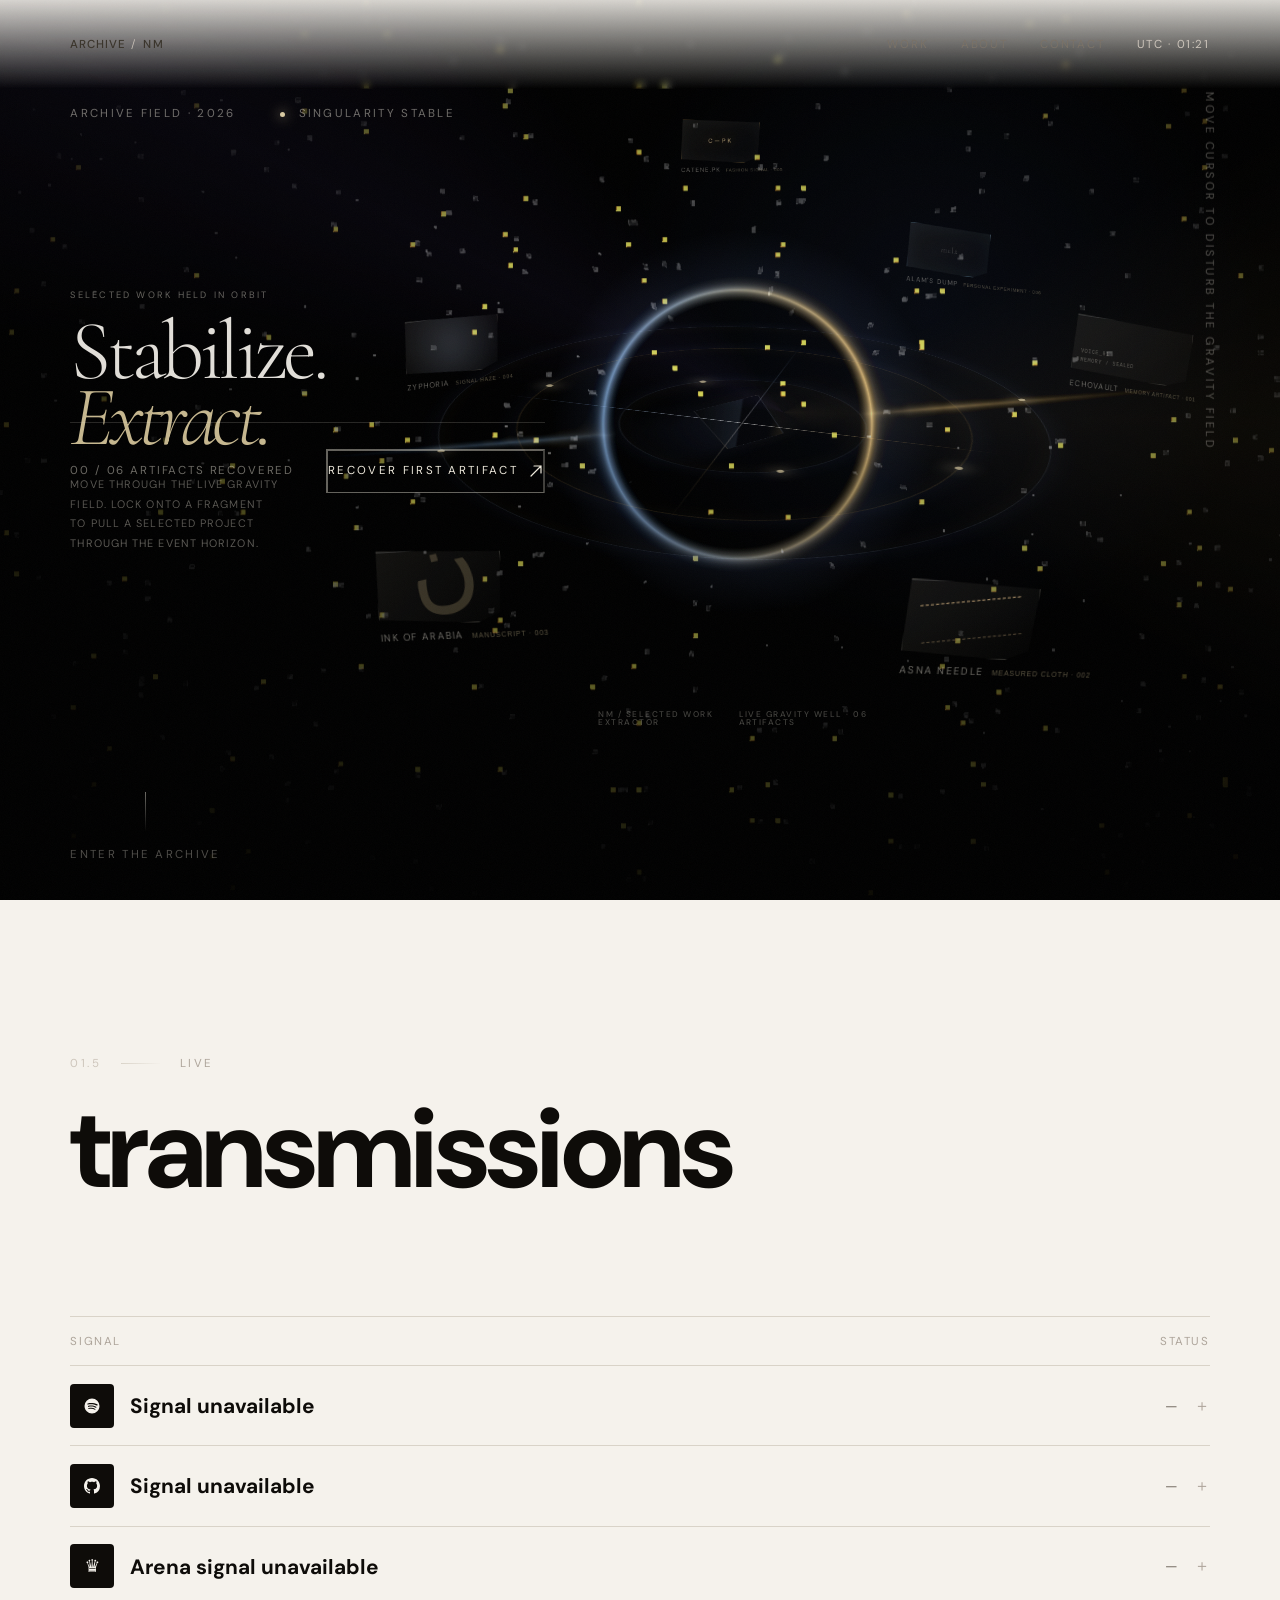
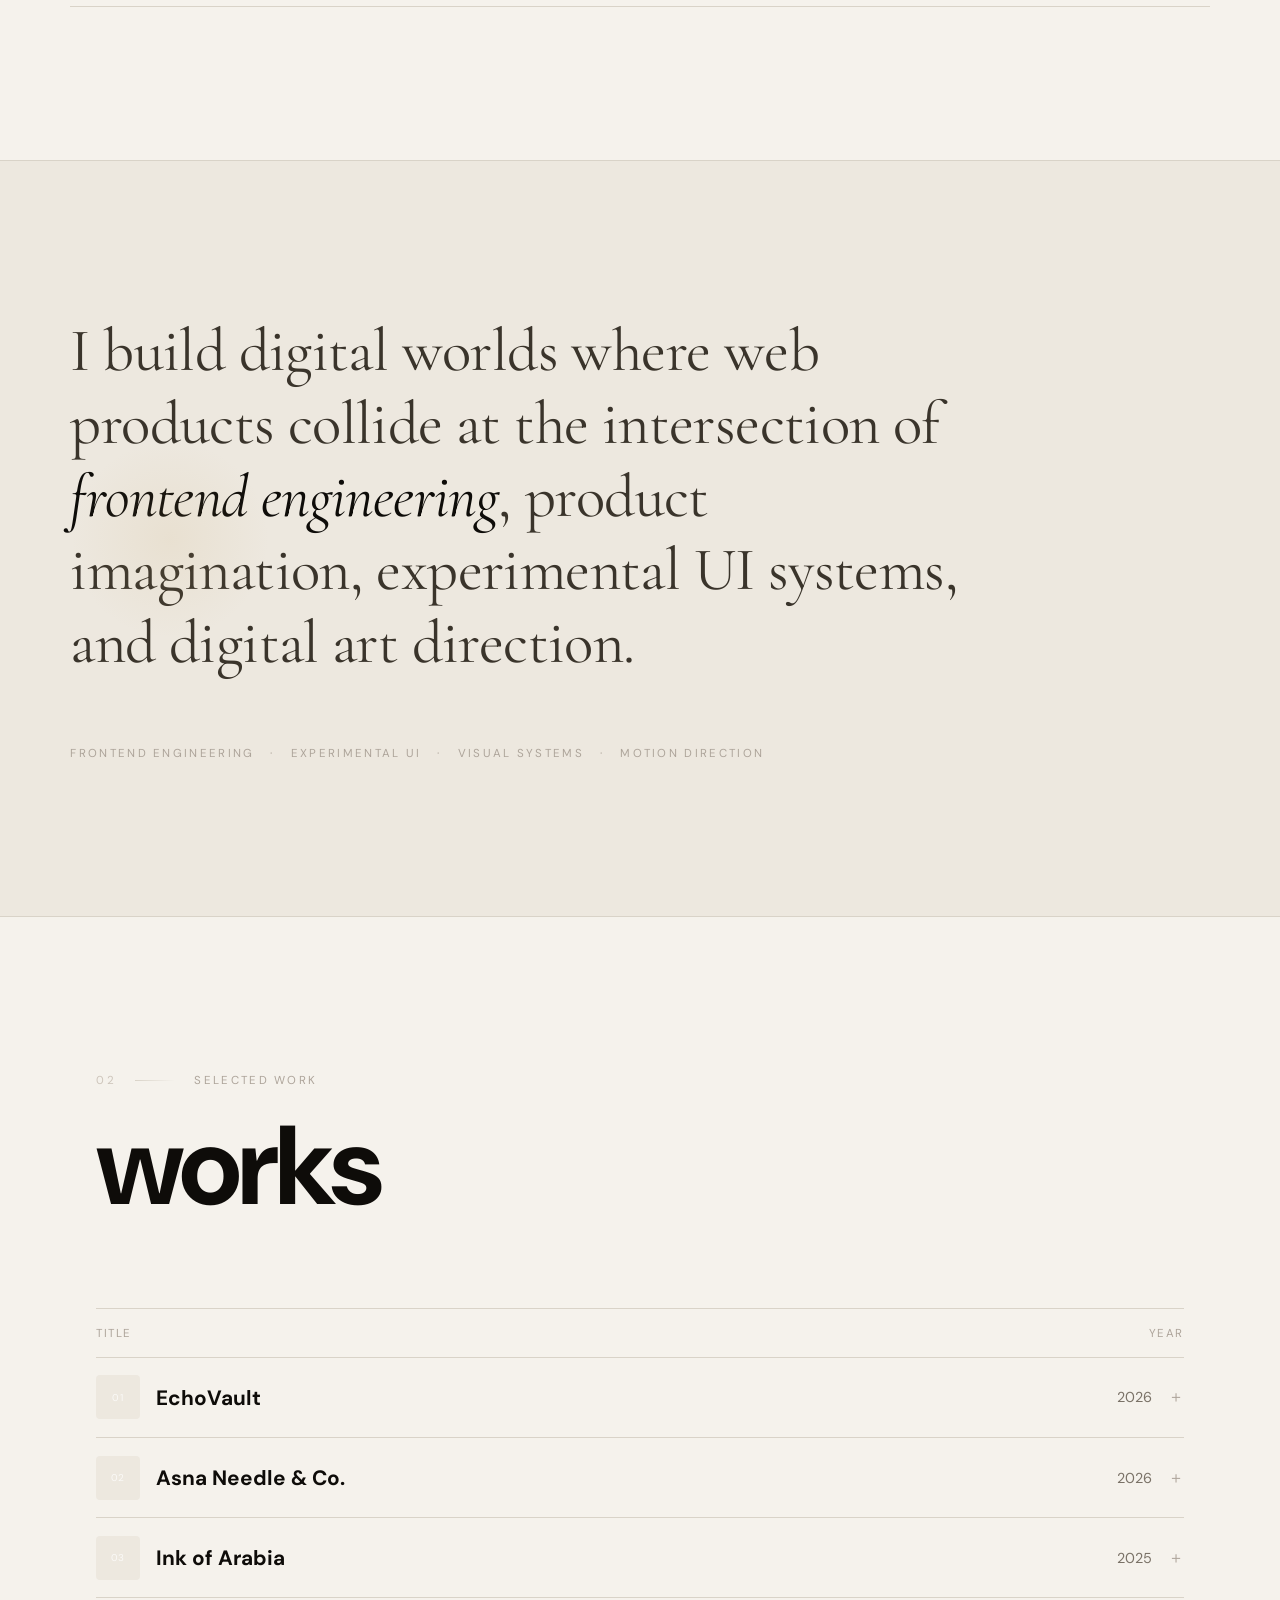
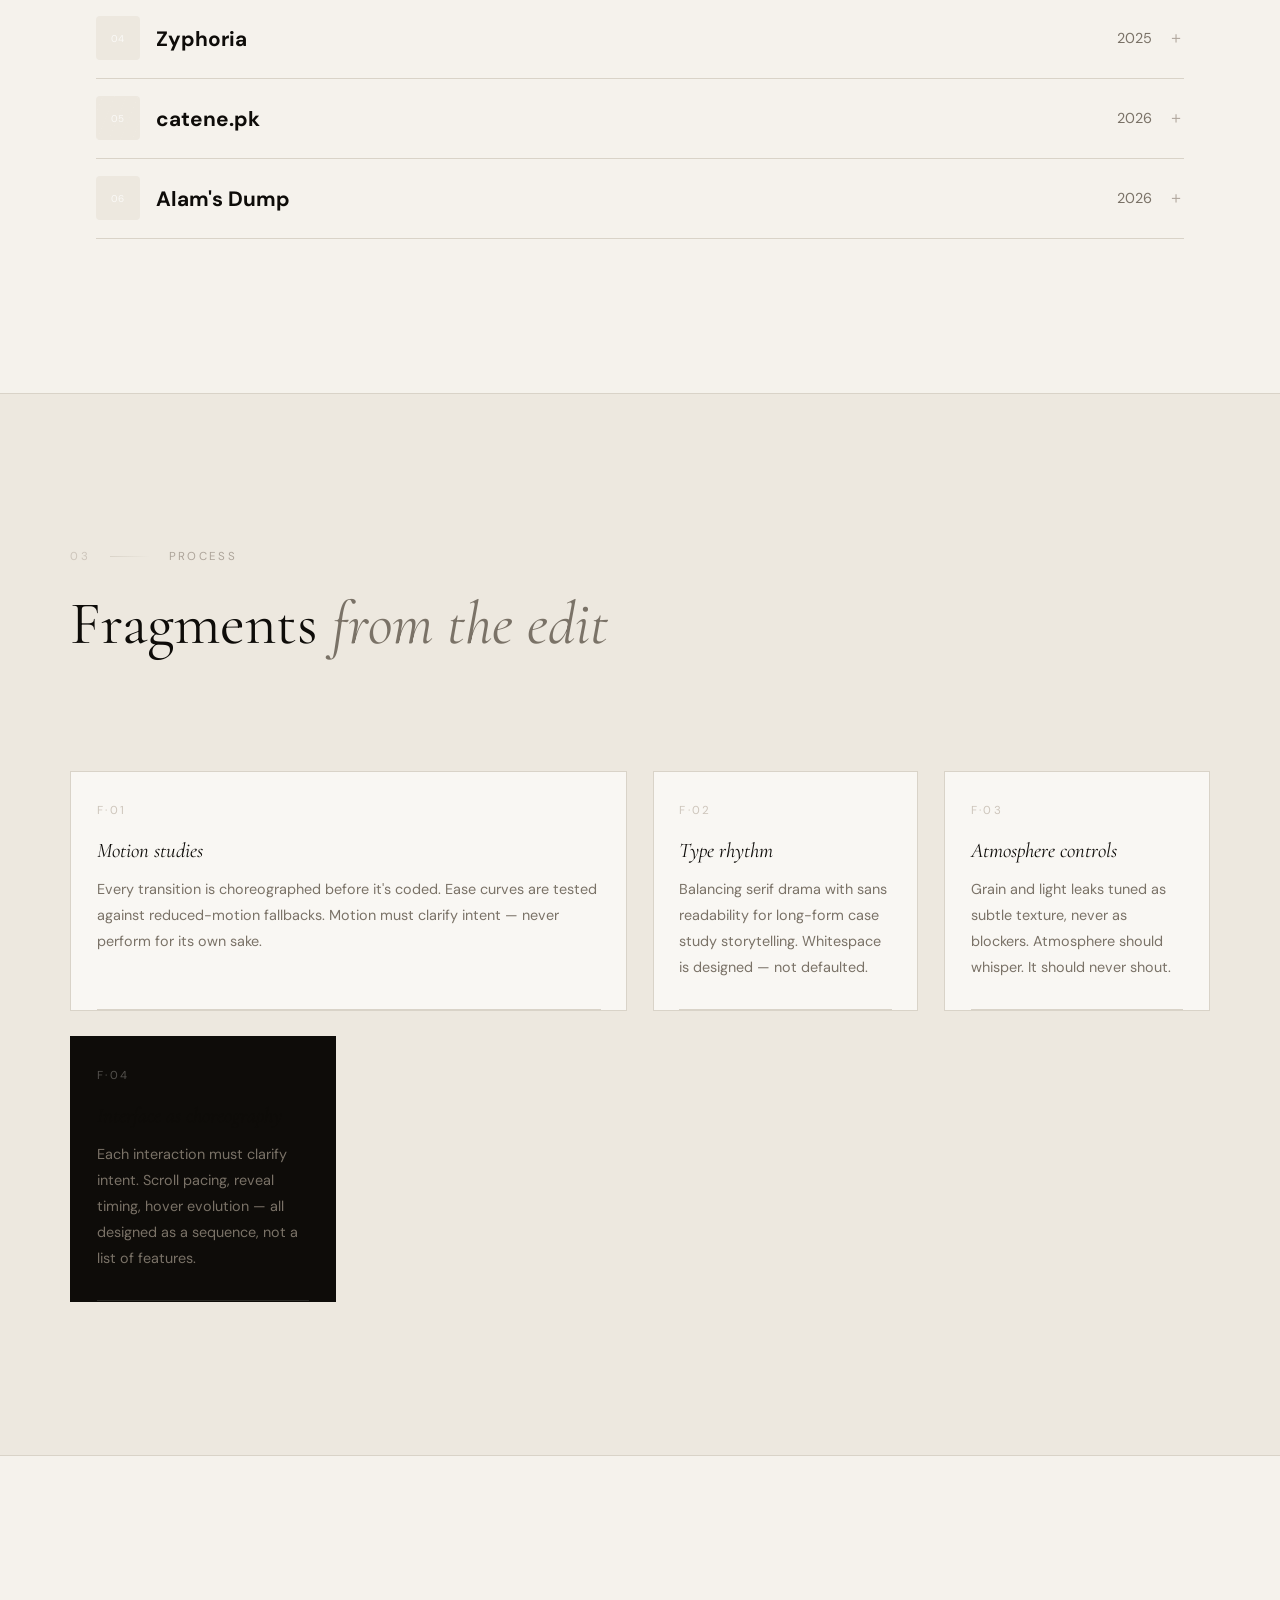
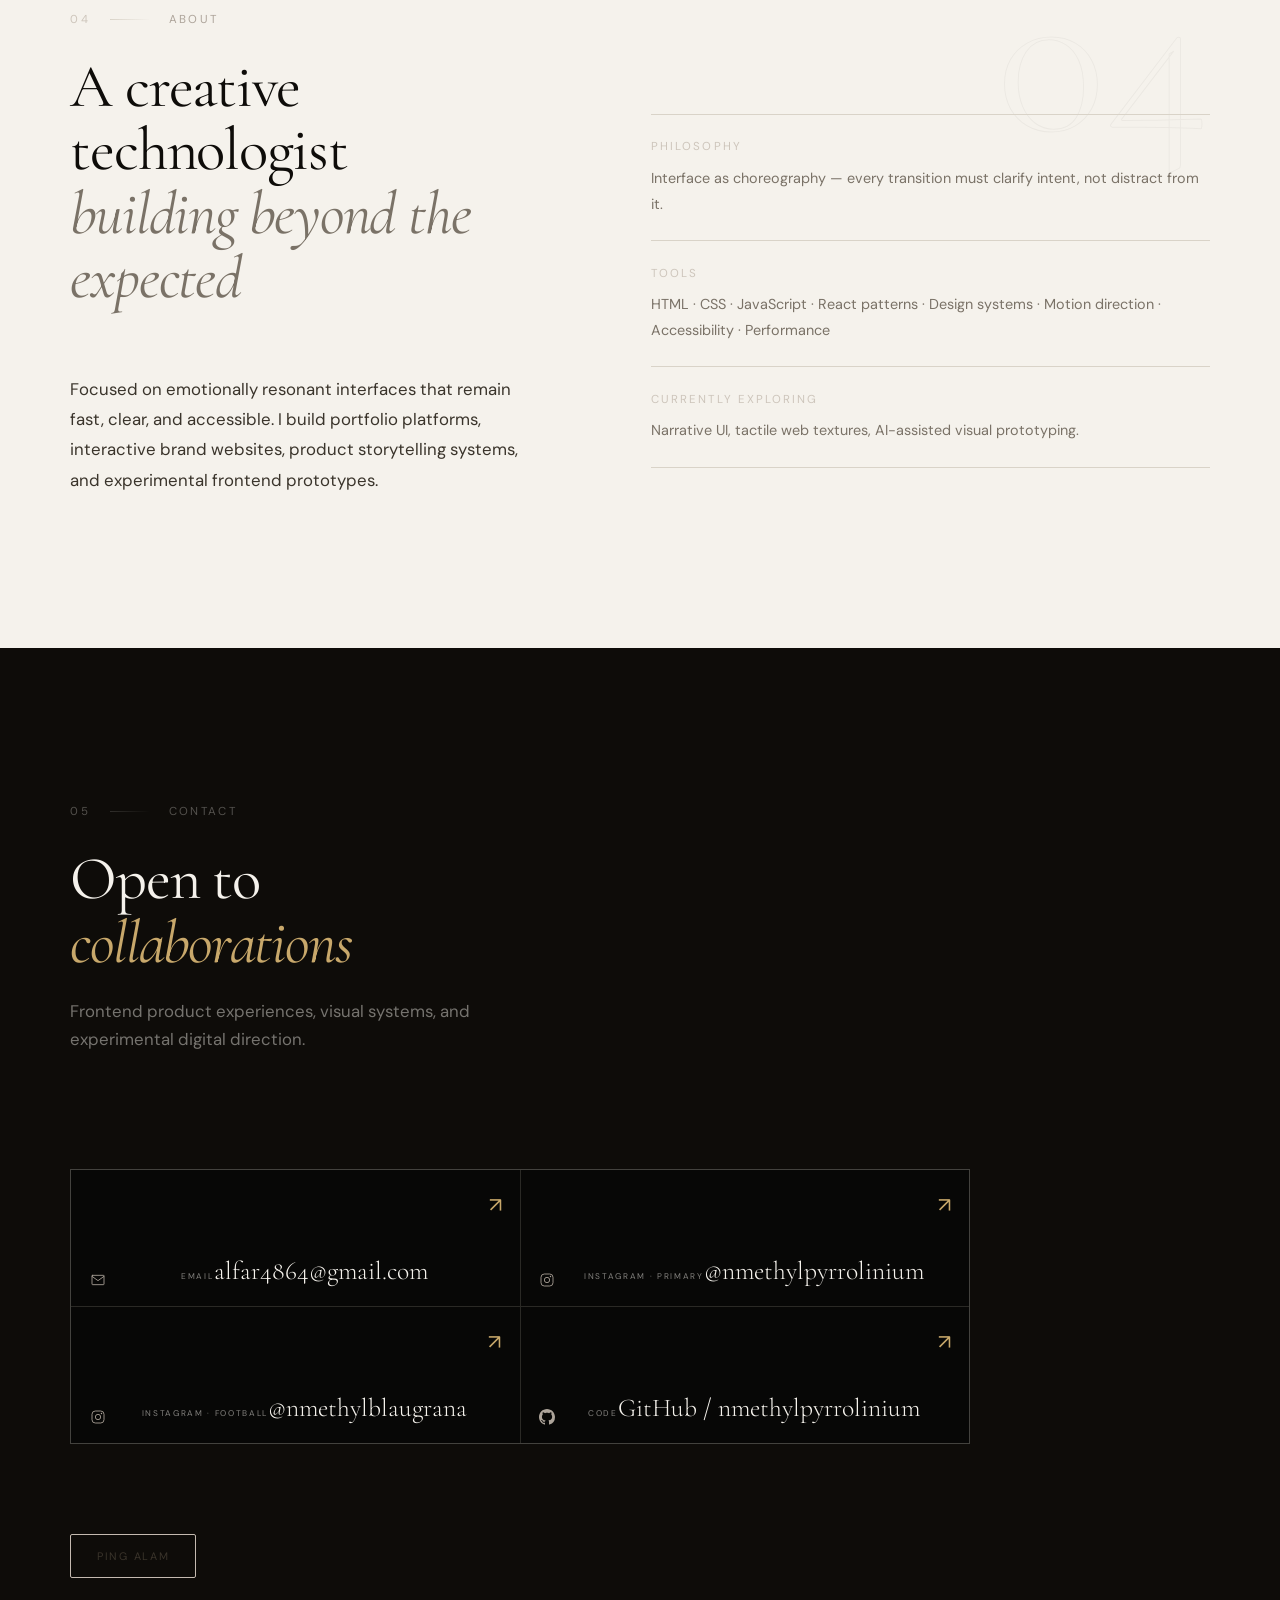
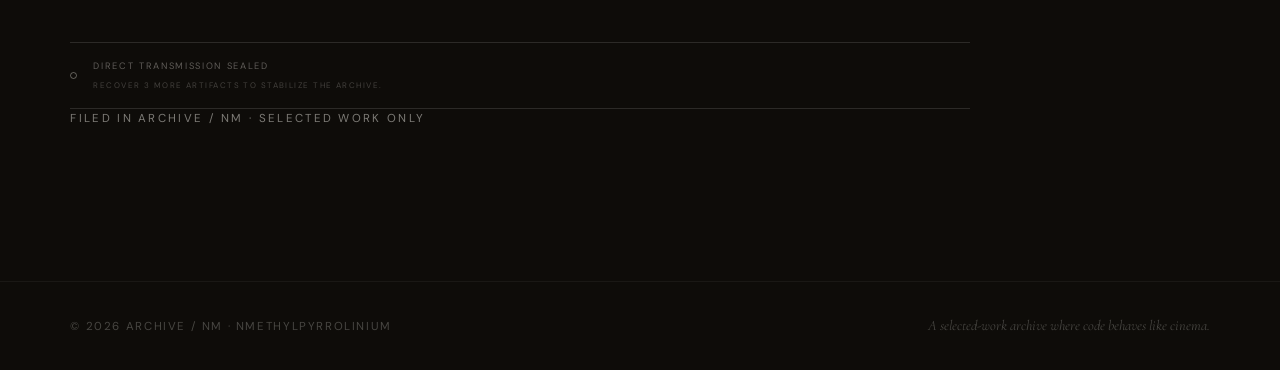
<file: index.html>
<!DOCTYPE html>
<html lang="en">
<head>
  <meta charset="UTF-8" />
  <meta name="viewport" content="width=device-width, initial-scale=1.0" />
  <title>Archive / NM — Cinematic Frontend Portfolio</title>
  <meta name="description" content="Archive / NM: a cinematic portfolio of selected frontend experiments, digital products, and interactive visual systems.">
  <link rel="preconnect" href="https://fonts.googleapis.com">
  <link rel="preconnect" href="https://fonts.gstatic.com" crossorigin>
  <link href="https://fonts.googleapis.com/css2?family=Cormorant+Garamond:ital,wght@0,300;0,400;0,500;1,300;1,400;1,500&family=DM+Sans:opsz,wght@9..40,300;9..40,400;9..40,500&display=swap" rel="stylesheet">
  <link rel="stylesheet" href="style.css" />
</head>
<body>
  <a class="skip-link" href="#main">Skip to content</a>

  <!-- Cinematic loader -->
  <div id="loader" aria-hidden="true">
    <div class="loader-inner">
      <div class="loader-rule"></div>
      <p class="loader-label">Calibrating gravity</p>
      <div class="loader-bar"><div class="loader-fill"></div></div>
    </div>
    <button id="skip-loader" class="loader-skip">Skip</button>
  </div>

  <!-- Atmospheric grain -->
  <div class="grain" aria-hidden="true"></div>
  <!-- Ambient light leak -->
  <div class="ambient-leak" aria-hidden="true"></div>

  <!-- Header -->
  <header id="site-header">
    <nav aria-label="Primary navigation">
      <a href="#hero" class="nav-mark" aria-label="Archive / NM home">
        <span class="mark-archive">Archive</span>
        <span class="mark-sep">/</span>
        <span class="mark-nm">NM</span>
      </a>
      <button class="menu-toggle" aria-expanded="false" aria-controls="nav-links" aria-label="Toggle navigation menu">
        <span class="toggle-line"></span>
        <span class="toggle-line"></span>
      </button>
      <div id="nav-links" class="nav-links" role="navigation">
        <a href="#works" class="nav-item">Work</a>
        <a href="#about" class="nav-item">About</a>
        <a href="#contact" class="nav-item">Contact</a>
        <span class="nav-time" id="nav-time" aria-live="polite"></span>
      </div>
    </nav>
  </header>

  <main id="main">

    <!-- ═══════════════════════════════════════
         SEQUENCE 01 — HERO
    ═══════════════════════════════════════ -->
    <section id="hero" aria-label="Project extraction interface">
      <canvas id="black-hole-canvas" aria-hidden="true"></canvas>
      <div class="event-horizon-vignette" aria-hidden="true"></div>
      <div class="gravity-cursor" aria-hidden="true"></div>
      <button id="enable-motion" class="motion-toggle black-hole-ui" type="button" hidden>Enable motion</button>

      <div class="cinematic-rig" aria-hidden="true">
        <span class="orbit-ring orbit-ring--one"></span>
        <span class="orbit-ring orbit-ring--two"></span>
        <span class="orbit-ring orbit-ring--three"></span>
        <span class="gravity-monolith"></span>
        <span class="light-slice light-slice--one"></span>
        <span class="light-slice light-slice--two"></span>
      </div>

      <div class="hero-eyeline black-hole-ui" data-cinematic>
        <span class="eyeline-tag">Archive Field · 2026</span>
        <span class="eyeline-rule" aria-hidden="true"></span>
        <span class="eyeline-tag"><span class="system-pulse" aria-hidden="true"></span> Singularity stable</span>
      </div>

      <div class="singularity-label black-hole-ui" aria-hidden="true">
        <span>NM / SELECTED WORK EXTRACTOR</span>
        <span>LIVE GRAVITY WELL · 06 ARTIFACTS</span>
      </div>

      <div class="fragment-field" aria-label="Selected projects orbiting the Archive NM singularity">
        <button class="orbit-fragment fragment-echovault" data-target="proj-echovault" data-index="001" data-angle="-0.35" data-radius="1" aria-label="Extract EchoVault project">
          <span class="artifact-glass"><span class="artifact-code">VOICE_01<br>MEMORY / SEALED</span></span>
          <span class="artifact-meta"><b>EchoVault</b><small>Memory artifact · 001</small></span>
        </button>
        <button class="orbit-fragment fragment-asna" data-target="proj-asna" data-index="002" data-angle="1.05" data-radius=".86" aria-label="Extract Asna Needle and Co. project">
          <span class="artifact-glass"><span class="artifact-stitch"></span></span>
          <span class="artifact-meta"><b>Asna Needle</b><small>Measured cloth · 002</small></span>
        </button>
        <button class="orbit-fragment fragment-ink" data-target="proj-ink" data-index="003" data-angle="2.35" data-radius=".94" aria-label="Extract Ink of Arabia project">
          <span class="artifact-glass"><span class="artifact-glyph">ن</span></span>
          <span class="artifact-meta"><b>Ink of Arabia</b><small>Manuscript · 003</small></span>
        </button>
        <button class="orbit-fragment fragment-zyphoria" data-target="proj-zyphoria" data-index="004" data-angle="3.6" data-radius=".78" aria-label="Extract Zyphoria project">
          <span class="artifact-glass"><span class="artifact-haze"></span></span>
          <span class="artifact-meta"><b>Zyphoria</b><small>Signal haze · 004</small></span>
        </button>
        <button class="orbit-fragment fragment-catene" data-target="proj-catene" data-index="005" data-angle="4.55" data-radius="1.04" aria-label="Extract catene.pk project">
          <span class="artifact-glass"><span class="artifact-chain">C—PK</span></span>
          <span class="artifact-meta"><b>catene.pk</b><small>Fashion signal · 005</small></span>
        </button>
        <button class="orbit-fragment fragment-archive" data-target="proj-archive" data-index="006" data-angle="5.55" data-radius=".82" aria-label="Extract Alam's Dump project">
          <span class="artifact-glass"><span class="artifact-mirror">alam</span></span>
          <span class="artifact-meta"><b>Alam's Dump</b><small>Personal experiment · 006</small></span>
        </button>
      </div>

      <div class="lock-line" aria-hidden="true"></div>
      <div class="hero-intro black-hole-ui" data-cinematic>
        <p class="hero-kicker">Selected work held in orbit</p>
        <h1>Stabilize.<br><em>Extract.</em></h1>
        <p>Move through the live gravity field. Lock onto a fragment to pull a selected project through the event horizon.</p>
      </div>

      <div class="hero-footer black-hole-ui" data-cinematic>
        <p class="hero-role"><span id="extraction-count">00</span> / 06 artifacts recovered</p>
        <button class="hero-cta" id="extract-first" type="button" aria-label="Extract the first project">
          <span>Recover first artifact</span>
          <svg width="14" height="14" viewBox="0 0 14 14" fill="none" aria-hidden="true"><path d="M2 12L12 2M12 2H5M12 2V9" stroke="currentColor" stroke-width="1.2" stroke-linecap="round" stroke-linejoin="round"/></svg>
        </button>
      </div>

      <div class="hero-vertical black-hole-ui" aria-hidden="true"><span>Move cursor to disturb the gravity field</span></div>
      <div class="scroll-cue black-hole-ui" aria-hidden="true"><div class="scroll-line"></div><span>Enter the archive</span></div>
      <div class="extraction-flash" aria-hidden="true"></div>
      <div class="sr-status" aria-live="polite"></div>
    </section>

    <!-- ═══════════════════════════════════════
         LIVE TRANSMISSIONS — CATALOGUE
    ═══════════════════════════════════════ -->
    <section id="transmissions" aria-labelledby="transmissions-heading">
      <div class="section-head">
        <div class="section-meta">
          <span class="section-index" aria-hidden="true">01.5</span>
          <span class="section-rule" aria-hidden="true"></span>
          <span class="section-label">Live</span>
        </div>
        <h2 id="transmissions-heading" class="catalogue-heading" data-cinematic>transmissions</h2>
      </div>

      <div class="catalogue-table">
        <div class="catalogue-table-head">
          <span>Signal</span>
          <span>Status</span>
        </div>

        <article class="catalogue-row" id="live-lastfm">
          <button class="cat-row-head" aria-expanded="false" aria-controls="live-lastfm-detail">
            <span class="cat-thumb cat-thumb--lastfm" id="lastfm-thumb" aria-hidden="true">
              <svg width="18" height="18" viewBox="0 0 24 24" fill="currentColor" aria-hidden="true"><path d="M12 2a10 10 0 1 0 0 20 10 10 0 0 0 0-20Zm4.6 14.7c-.2.3-.5.4-.8.2-2.2-1.3-4.9-1.6-8.2-.9-.3.1-.6-.1-.7-.4-.1-.3.1-.6.4-.7 3.6-.8 6.6-.5 9.1 1 .3.2.4.5.2.8Zm1.2-2.7c-.2.3-.6.5-1 .3-2.5-1.5-6.3-2-9.3-1.1-.4.1-.8-.1-.9-.5-.1-.4.1-.8.5-.9 3.4-1 7.6-.5 10.5 1.2.3.2.5.6.2 1Zm.1-2.8C14.9 9.4 9.7 9.2 6.7 10.1c-.5.1-.9-.1-1-.6-.1-.5.1-.9.6-1 3.5-1 9.2-.8 12.8 1.3.4.3.6.8.3 1.2-.3.4-.8.5-1.5.2Z"/></svg>
            </span>
            <span class="cat-title" id="lastfm-title">Nothing playing right now</span>
            <span class="cat-year" id="lastfm-meta">—</span>
            <span class="cat-chevron" aria-hidden="true">＋</span>
          </button>
          <div class="cat-detail" id="live-lastfm-detail" hidden>
            <div class="cat-detail-preview cat-detail-preview--art" id="lastfm-art" role="img" aria-label="Album art"></div>
            <div class="cat-detail-meta">
              <p class="proj-type">Last.fm · currently listening</p>
              <p class="proj-desc" id="lastfm-detail-track">—</p>
              <ul class="cat-recent" id="lastfm-recent" aria-label="Recently played"></ul>
              <p class="cat-subhead">This week</p>
              <ul class="cat-recent" id="lastfm-top" aria-label="Top tracks and artist this week"></ul>
            </div>
          </div>
        </article>

        <article class="catalogue-row" id="live-github">
          <button class="cat-row-head" aria-expanded="false" aria-controls="live-github-detail">
            <span class="cat-thumb cat-thumb--github" aria-hidden="true">
              <svg width="16" height="16" viewBox="0 0 16 16" fill="currentColor" aria-hidden="true"><path d="M8 0C3.58 0 0 3.58 0 8c0 3.54 2.29 6.53 5.47 7.59.4.07.55-.17.55-.38 0-.19-.01-.82-.01-1.49-2.01.37-2.53-.49-2.69-.94-.09-.23-.48-.94-.82-1.13-.28-.15-.68-.52-.01-.53.63-.01 1.08.58 1.23.82.72 1.21 1.87.87 2.33.66.07-.52.28-.87.51-1.07-1.78-.2-3.64-.89-3.64-3.95 0-.87.31-1.59.82-2.15-.08-.2-.36-1.02.08-2.12 0 0 .67-.21 2.2.82.64-.18 1.32-.27 2-.27.68 0 1.36.09 2 .27 1.53-1.04 2.2-.82 2.2-.82.44 1.1.16 1.92.08 2.12.51.56.82 1.27.82 2.15 0 3.07-1.87 3.75-3.65 3.95.29.25.54.73.54 1.48 0 1.07-.01 1.93-.01 2.2 0 .21.15.46.55.38A8.01 8.01 0 0 0 16 8c0-4.42-3.58-8-8-8Z"/></svg>
            </span>
            <span class="cat-title" id="github-title">No recent commits</span>
            <span class="cat-year" id="github-meta">—</span>
            <span class="cat-chevron" aria-hidden="true">＋</span>
          </button>
          <div class="cat-detail" id="live-github-detail" hidden>
            <div class="cat-detail-meta cat-detail-meta--full">
              <p class="proj-type">GitHub · recent activity</p>
              <ul class="cat-recent" id="github-recent" aria-label="Recent commits"></ul>
            </div>
          </div>
        </article>

        <article class="catalogue-row" id="live-clash">
          <button class="cat-row-head" aria-expanded="false" aria-controls="live-clash-detail">
            <span class="cat-thumb cat-thumb--clash" aria-hidden="true">♛</span>
            <span class="cat-title" id="clash-title">Arena signal unavailable</span>
            <span class="cat-year" id="clash-meta">—</span>
            <span class="cat-chevron" aria-hidden="true">＋</span>
          </button>
          <div class="cat-detail" id="live-clash-detail" hidden>
            <div class="cat-detail-meta cat-detail-meta--full">
              <p class="proj-type">Clash Royale · arena status</p>
              <p class="proj-desc" id="clash-detail-stats">—</p>
              <div class="deck-grid" id="clash-deck" aria-label="Current deck"></div>
              <ul class="cat-recent" id="clash-recent" aria-label="Recent battles"></ul>
            </div>
          </div>
        </article>
      </div>
    </section>

    <!-- ═══════════════════════════════════════
         INTERSTITIAL — IDENTITY STATEMENT
    ═══════════════════════════════════════ -->
    <div class="interstitial" id="identity" aria-label="Portfolio statement">
      <div class="interstitial-inner">
        <p class="interstitial-text" data-cinematic>
          I build digital worlds where web products collide at the intersection of
          <em>frontend engineering</em>, product imagination,
          experimental UI systems, and digital art direction.
        </p>
        <ul class="discipline-list" aria-label="Disciplines" data-cinematic>
          <li>Frontend Engineering</li>
          <li aria-hidden="true">·</li>
          <li>Experimental UI</li>
          <li aria-hidden="true">·</li>
          <li>Visual Systems</li>
          <li aria-hidden="true">·</li>
          <li>Motion Direction</li>
        </ul>
      </div>
    </div>

    <!-- ═══════════════════════════════════════
         SEQUENCE 02 — WORKS
    ═══════════════════════════════════════ -->
    <section id="works" aria-labelledby="works-heading">
      <div class="section-head">
        <div class="section-meta">
          <span class="section-index" aria-hidden="true">02</span>
          <span class="section-rule" aria-hidden="true"></span>
          <span class="section-label">Selected Work</span>
        </div>
        <h2 id="works-heading" class="catalogue-heading" data-cinematic>works</h2>
      </div>

      <div class="catalogue-table catalogue-table--works">
        <div class="catalogue-table-head">
          <span>Title</span>
          <span>Year</span>
        </div>

        <article class="catalogue-row" id="proj-echovault" data-cinematic>
          <button class="cat-row-head" aria-expanded="false" aria-controls="proj-echovault-detail">
            <span class="cat-thumb tone-echovault" aria-hidden="true"><span class="cat-index">01</span></span>
            <span class="cat-title">EchoVault</span>
            <span class="cat-year">2026</span>
            <span class="cat-chevron" aria-hidden="true">＋</span>
          </button>
          <div class="cat-detail" id="proj-echovault-detail" hidden>
            <div class="cat-detail-preview tone-echovault" role="img" aria-label="EchoVault — cinematic dark archive interface preview">
              <div class="frame-inner">
                <div class="frame-label" aria-hidden="true">Vault · Preview Frame</div>
                <div class="frame-composition" aria-hidden="true">
                  <div class="comp-rule comp-rule--h"></div>
                  <div class="comp-rule comp-rule--v"></div>
                  <div class="comp-dot"></div>
                </div>
              </div>
            </div>
            <div class="cat-detail-meta">
              <p class="proj-type">Full-stack archive interface · 2026</p>
              <p class="proj-desc">Private vault interface for preserving voice notes, writings, and memory artifacts. A sealed room for memory: quiet access and echoes that know where they belong.</p>
              <dl class="proj-details">
                <div><dt>Role</dt><dd>Frontend + product direction</dd></div>
                <div><dt>Tools</dt><dd>HTML, CSS, JS</dd></div>
              </dl>
              <div class="proj-links">
                <a href="https://nmethylpyrrolinium.github.io/echovault.com/" class="proj-link proj-link--live">Live site</a>
                <a href="https://github.com/nmethylpyrrolinium/echovault.com" class="proj-link">GitHub</a>
                <a href="projects/echovault.html" class="proj-link proj-link--case">Case study →</a>
              </div>
            </div>
          </div>
        </article>

        <article class="catalogue-row" id="proj-asna" data-cinematic>
          <button class="cat-row-head" aria-expanded="false" aria-controls="proj-asna-detail">
            <span class="cat-thumb tone-asna" aria-hidden="true"><span class="cat-index">02</span></span>
            <span class="cat-title">Asna Needle &amp; Co.</span>
            <span class="cat-year">2026</span>
            <span class="cat-chevron" aria-hidden="true">＋</span>
          </button>
          <div class="cat-detail" id="proj-asna-detail" hidden>
            <div class="cat-detail-preview tone-asna" role="img" aria-label="Asna Needle & Co. — warm artisan tailoring brand preview">
              <div class="frame-inner">
                <div class="frame-label" aria-hidden="true">Textile · Study</div>
                <div class="frame-composition" aria-hidden="true">
                  <div class="comp-rule comp-rule--h"></div>
                  <div class="comp-rule comp-rule--v comp-rule--right"></div>
                </div>
              </div>
            </div>
            <div class="cat-detail-meta">
              <p class="proj-type">Brand commerce experience · 2026</p>
              <p class="proj-desc">Tailoring house translated into warm commerce, measured cloth, and slow handwork. An intimate service rather than a transactional storefront.</p>
              <dl class="proj-details">
                <div><dt>Role</dt><dd>Frontend + art direction</dd></div>
                <div><dt>Tools</dt><dd>HTML, CSS, JS</dd></div>
              </dl>
              <div class="proj-links">
                <a href="https://nmethylpyrrolinium.github.io/asnaneedle.studio/" class="proj-link proj-link--live">Live site</a>
                <a href="https://github.com/nmethylpyrrolinium/asnaneedle.studio" class="proj-link">GitHub</a>
                <a href="projects/asna-needle.html" class="proj-link proj-link--case">Case study →</a>
              </div>
            </div>
          </div>
        </article>

        <article class="catalogue-row" id="proj-ink" data-cinematic>
          <button class="cat-row-head" aria-expanded="false" aria-controls="proj-ink-detail">
            <span class="cat-thumb tone-ink" aria-hidden="true"><span class="cat-index">03</span></span>
            <span class="cat-title">Ink of Arabia</span>
            <span class="cat-year">2025</span>
            <span class="cat-chevron" aria-hidden="true">＋</span>
          </button>
          <div class="cat-detail" id="proj-ink-detail" hidden>
            <div class="cat-detail-preview tone-ink" role="img" aria-label="Ink of Arabia — editorial calligraphy microsite preview">
              <div class="frame-inner">
                <div class="frame-label" aria-hidden="true">Editorial · Manuscript</div>
              </div>
            </div>
            <div class="cat-detail-meta">
              <p class="proj-type">Editorial cultural microsite · 2025</p>
              <p class="proj-desc">Calligraphic heritage arranged as an editorial microsite. Ink, desert light, and letterforms treated as architecture.</p>
              <div class="proj-links">
                <a href="https://nmethylpyrrolinium.github.io/inkofarabia/" class="proj-link proj-link--live">Live site</a>
                <a href="https://github.com/nmethylpyrrolinium/inkofarabia" class="proj-link">GitHub</a>
                <a href="projects/ink-of-arabia.html" class="proj-link proj-link--case">Case study →</a>
              </div>
            </div>
          </div>
        </article>

        <article class="catalogue-row" id="proj-zyphoria" data-cinematic>
          <button class="cat-row-head" aria-expanded="false" aria-controls="proj-zyphoria-detail">
            <span class="cat-thumb tone-zyphoria" aria-hidden="true"><span class="cat-index">04</span></span>
            <span class="cat-title">Zyphoria</span>
            <span class="cat-year">2025</span>
            <span class="cat-chevron" aria-hidden="true">＋</span>
          </button>
          <div class="cat-detail" id="proj-zyphoria-detail" hidden>
            <div class="cat-detail-preview tone-zyphoria" role="img" aria-label="Zyphoria — surreal speculative landing page preview">
              <div class="frame-inner">
                <div class="frame-label" aria-hidden="true">Neon · Concept</div>
                <div class="frame-composition" aria-hidden="true">
                  <div class="comp-rule comp-rule--h comp-rule--bottom"></div>
                </div>
              </div>
            </div>
            <div class="cat-detail-meta">
              <p class="proj-type">Experimental landing · 2025</p>
              <p class="proj-desc">Surreal digital atmosphere where product, dream, and interface haze drift together. Strange, soft, and lucid.</p>
              <div class="proj-links">
                <a href="https://nmethylpyrrolinium.github.io/zyphoria.com/" class="proj-link proj-link--live">Live site</a>
                <a href="https://github.com/nmethylpyrrolinium/zyphoria.com" class="proj-link">GitHub</a>
                <a href="projects/zyphoria.html" class="proj-link proj-link--case">Case study →</a>
              </div>
            </div>
          </div>
        </article>

        <article class="catalogue-row" id="proj-catene" data-cinematic>
          <button class="cat-row-head" aria-expanded="false" aria-controls="proj-catene-detail">
            <span class="cat-thumb tone-catene" aria-hidden="true"><span class="cat-index">05</span></span>
            <span class="cat-title">catene.pk</span>
            <span class="cat-year">2026</span>
            <span class="cat-chevron" aria-hidden="true">＋</span>
          </button>
          <div class="cat-detail" id="proj-catene-detail" hidden>
            <div class="cat-detail-preview tone-catene" role="img" aria-label="catene.pk — fashion commerce experience preview">
              <div class="frame-inner">
                <div class="frame-label" aria-hidden="true">Fashion · Commerce</div>
                <div class="catene-object" aria-hidden="true"><span></span><span></span><span></span></div>
              </div>
            </div>
            <div class="cat-detail-meta">
              <p class="proj-type">Fashion commerce experience · 2026</p>
              <p class="proj-desc">A sharp digital storefront shaped around chain geometry, editorial pacing, and a darker fashion signal.</p>
              <div class="proj-links">
                <a href="https://nmethylpyrrolinium.github.io/Catene.pk/" class="proj-link proj-link--live">Live site</a>
                <a href="https://github.com/nmethylpyrrolinium/Catene.pk" class="proj-link">GitHub</a>
                <a href="projects/catene.html" class="proj-link proj-link--case">Case study →</a>
              </div>
            </div>
          </div>
        </article>

        <article class="catalogue-row" id="proj-archive" data-cinematic>
          <button class="cat-row-head" aria-expanded="false" aria-controls="proj-archive-detail">
            <span class="cat-thumb tone-archive" aria-hidden="true"><span class="cat-index">06</span></span>
            <span class="cat-title">Alam's Dump</span>
            <span class="cat-year">2026</span>
            <span class="cat-chevron" aria-hidden="true">＋</span>
          </button>
          <div class="cat-detail" id="proj-archive-detail" hidden>
            <div class="cat-detail-preview tone-archive" role="img" aria-label="Alam's Dump — black-hole JavaScript experiment preview">
              <div class="frame-inner">
                <div class="frame-label" aria-hidden="true">JavaScript · Personal experiment</div>
                <div class="frame-composition" aria-hidden="true">
                  <div class="comp-rule comp-rule--h"></div><div class="comp-rule comp-rule--v"></div><div class="comp-rule comp-rule--diag"></div>
                </div>
              </div>
            </div>
            <div class="cat-detail-meta">
              <p class="proj-type">Personal experiment · GitHub Pages · 2026</p>
              <p class="proj-desc">A personal JavaScript dump for black-hole motion, interface experiments, and ideas that do not need permission to get strange.</p>
              <div class="proj-links">
                <a href="https://nmethylpyrrolinium.github.io/alam-s-dump/" class="proj-link proj-link--live">Live site</a>
                <a href="https://github.com/nmethylpyrrolinium/alam-s-dump" class="proj-link">GitHub</a>
                <a href="projects/alam-s-dump.html" class="proj-link proj-link--case">Case study →</a>
              </div>
            </div>
          </div>
        </article>
      </div>
    </section>

    <!-- ═══════════════════════════════════════
         SEQUENCE 03 — PROCESS
    ═══════════════════════════════════════ -->
    <section id="process" aria-labelledby="process-heading">
      <div class="section-head">
        <div class="section-meta">
          <span class="section-index" aria-hidden="true">03</span>
          <span class="section-rule" aria-hidden="true"></span>
          <span class="section-label">Process</span>
        </div>
        <h2 id="process-heading" class="section-title" data-cinematic>
          <span>Fragments</span>
          <em>from the edit</em>
        </h2>
      </div>

      <div class="process-grid">
        <article class="fragment fragment--wide" data-cinematic>
          <div class="fragment-index" aria-hidden="true">F·01</div>
          <h3>Motion studies</h3>
          <p>Every transition is choreographed before it's coded. Ease curves are tested against reduced-motion fallbacks. Motion must clarify intent — never perform for its own sake.</p>
          <div class="fragment-rule" aria-hidden="true"></div>
        </article>
        <article class="fragment" data-cinematic>
          <div class="fragment-index" aria-hidden="true">F·02</div>
          <h3>Type rhythm</h3>
          <p>Balancing serif drama with sans readability for long-form case study storytelling. Whitespace is designed — not defaulted.</p>
          <div class="fragment-rule" aria-hidden="true"></div>
        </article>
        <article class="fragment" data-cinematic>
          <div class="fragment-index" aria-hidden="true">F·03</div>
          <h3>Atmosphere controls</h3>
          <p>Grain and light leaks tuned as subtle texture, never as blockers. Atmosphere should whisper. It should never shout.</p>
          <div class="fragment-rule" aria-hidden="true"></div>
        </article>
        <article class="fragment fragment--accent" data-cinematic>
          <div class="fragment-index" aria-hidden="true">F·04</div>
          <h3>Interface as choreography</h3>
          <p>Each interaction must clarify intent. Scroll pacing, reveal timing, hover evolution — all designed as a sequence, not a list of features.</p>
          <div class="fragment-rule" aria-hidden="true"></div>
        </article>
      </div>
    </section>

    <!-- ═══════════════════════════════════════
         SEQUENCE 04 — ABOUT
    ═══════════════════════════════════════ -->
    <section id="about" aria-labelledby="about-heading">
      <div class="about-composition">
        <div class="about-number" aria-hidden="true">04</div>
        <div class="about-main">
          <div class="section-meta" data-cinematic>
            <span class="section-index" aria-hidden="true">04</span>
            <span class="section-rule" aria-hidden="true"></span>
            <span class="section-label">About</span>
          </div>
          <h2 id="about-heading" class="about-headline" data-cinematic>
            A creative technologist<br>
            <em>building beyond the expected</em>
          </h2>
          <div class="about-body" data-cinematic>
            <p>Focused on emotionally resonant interfaces that remain fast, clear, and accessible. I build portfolio platforms, interactive brand websites, product storytelling systems, and experimental frontend prototypes.</p>
          </div>
        </div>
        <div class="about-sidebar">
          <dl class="about-dl" data-cinematic>
            <div class="about-item">
              <dt>Philosophy</dt>
              <dd>Interface as choreography — every transition must clarify intent, not distract from it.</dd>
            </div>
            <div class="about-item">
              <dt>Tools</dt>
              <dd>HTML · CSS · JavaScript · React patterns · Design systems · Motion direction · Accessibility · Performance</dd>
            </div>
            <div class="about-item">
              <dt>Currently exploring</dt>
              <dd>Narrative UI, tactile web textures, AI-assisted visual prototyping.</dd>
            </div>
          </dl>
        </div>
      </div>
    </section>

    <!-- ═══════════════════════════════════════
         SEQUENCE 05 — CONTACT
    ═══════════════════════════════════════ -->
    <section id="contact" aria-labelledby="contact-heading">
      <div class="contact-stage">
        <div class="contact-header" data-cinematic>
          <div class="section-meta">
            <span class="section-index" aria-hidden="true">05</span>
            <span class="section-rule" aria-hidden="true"></span>
            <span class="section-label">Contact</span>
          </div>
          <h2 id="contact-heading" class="contact-headline">
            Open to<br><em>collaborations</em>
          </h2>
          <p class="contact-sub" data-cinematic>Frontend product experiences, visual systems, and experimental digital direction.</p>
        </div>
        <nav class="contact-links" aria-label="Contact links" data-cinematic>
          <a href="mailto:alfar4864@gmail.com" class="contact-link">
            <svg class="contact-icon" width="16" height="16" viewBox="0 0 24 24" fill="none" aria-hidden="true"><path d="M3 6.5 12 13l9-6.5M4 5h16a1 1 0 0 1 1 1v12a1 1 0 0 1-1 1H4a1 1 0 0 1-1-1V6a1 1 0 0 1 1-1Z" stroke="currentColor" stroke-width="1.3" stroke-linecap="round" stroke-linejoin="round"/></svg>
            <span><small>Email</small><strong>alfar4864@gmail.com</strong></span><span class="contact-link-arrow" aria-hidden="true">↗</span>
          </a>
          <a href="https://instagram.com/nmethylpyrrolinium" class="contact-link" rel="noopener noreferrer" target="_blank">
            <svg class="contact-icon" width="16" height="16" viewBox="0 0 24 24" fill="none" aria-hidden="true"><rect x="3" y="3" width="18" height="18" rx="5" stroke="currentColor" stroke-width="1.3"/><circle cx="12" cy="12" r="4" stroke="currentColor" stroke-width="1.3"/><circle cx="17.2" cy="6.8" r="1.1" fill="currentColor"/></svg>
            <span><small>Instagram · primary</small><strong>@nmethylpyrrolinium</strong></span><span class="contact-link-arrow" aria-hidden="true">↗</span>
          </a>
          <a href="https://instagram.com/nmethylblaugrana" class="contact-link" rel="noopener noreferrer" target="_blank">
            <svg class="contact-icon" width="16" height="16" viewBox="0 0 24 24" fill="none" aria-hidden="true"><rect x="3" y="3" width="18" height="18" rx="5" stroke="currentColor" stroke-width="1.3"/><circle cx="12" cy="12" r="4" stroke="currentColor" stroke-width="1.3"/><circle cx="17.2" cy="6.8" r="1.1" fill="currentColor"/></svg>
            <span><small>Instagram · football</small><strong>@nmethylblaugrana</strong></span><span class="contact-link-arrow" aria-hidden="true">↗</span>
          </a>
          <a href="https://github.com/nmethylpyrrolinium" class="contact-link" rel="noopener noreferrer" target="_blank">
            <svg class="contact-icon" width="16" height="16" viewBox="0 0 16 16" fill="currentColor" aria-hidden="true"><path d="M8 0C3.58 0 0 3.58 0 8c0 3.54 2.29 6.53 5.47 7.59.4.07.55-.17.55-.38 0-.19-.01-.82-.01-1.49-2.01.37-2.53-.49-2.69-.94-.09-.23-.48-.94-.82-1.13-.28-.15-.68-.52-.01-.53.63-.01 1.08.58 1.23.82.72 1.21 1.87.87 2.33.66.07-.52.28-.87.51-1.07-1.78-.2-3.64-.89-3.64-3.95 0-.87.31-1.59.82-2.15-.08-.2-.36-1.02.08-2.12 0 0 .67-.21 2.2.82.64-.18 1.32-.27 2-.27.68 0 1.36.09 2 .27 1.53-1.04 2.2-.82 2.2-.82.44 1.1.16 1.92.08 2.12.51.56.82 1.27.82 2.15 0 3.07-1.87 3.75-3.65 3.95.29.25.54.73.54 1.48 0 1.07-.01 1.93-.01 2.2 0 .21.15.46.55.38A8.01 8.01 0 0 0 16 8c0-4.42-3.58-8-8-8Z"/></svg>
            <span><small>Code</small><strong>GitHub / nmethylpyrrolinium</strong></span><span class="contact-link-arrow" aria-hidden="true">↗</span>
          </a>
        </nav>
        <button class="ping-alam" id="ping-alam" type="button">
          <span class="ping-alam-ripple" aria-hidden="true"></span>
          <span class="ping-alam-label" id="ping-alam-label">Ping Alam</span>
        </button>
        <div class="archive-unlock" id="archive-unlock" aria-live="polite">
          <span class="archive-unlock-dot" aria-hidden="true"></span>
          <span class="archive-unlock-copy"><b>Direct transmission sealed</b><small>Recover 3 artifacts to stabilize the archive.</small></span>
        </div>
        <p class="contact-filed" aria-label="Location and update frequency">Filed in Archive / NM · Selected work only</p>
      </div>
    </section>

  </main>

  <footer aria-label="Site footer">
    <p class="footer-copy">© 2026 Archive / NM · nmethylpyrrolinium</p>
    <p class="footer-note" aria-hidden="true">A selected-work archive where code behaves like cinema.</p>
  </footer>

  <script src="script.js"></script>
</body>
</html>
</file>
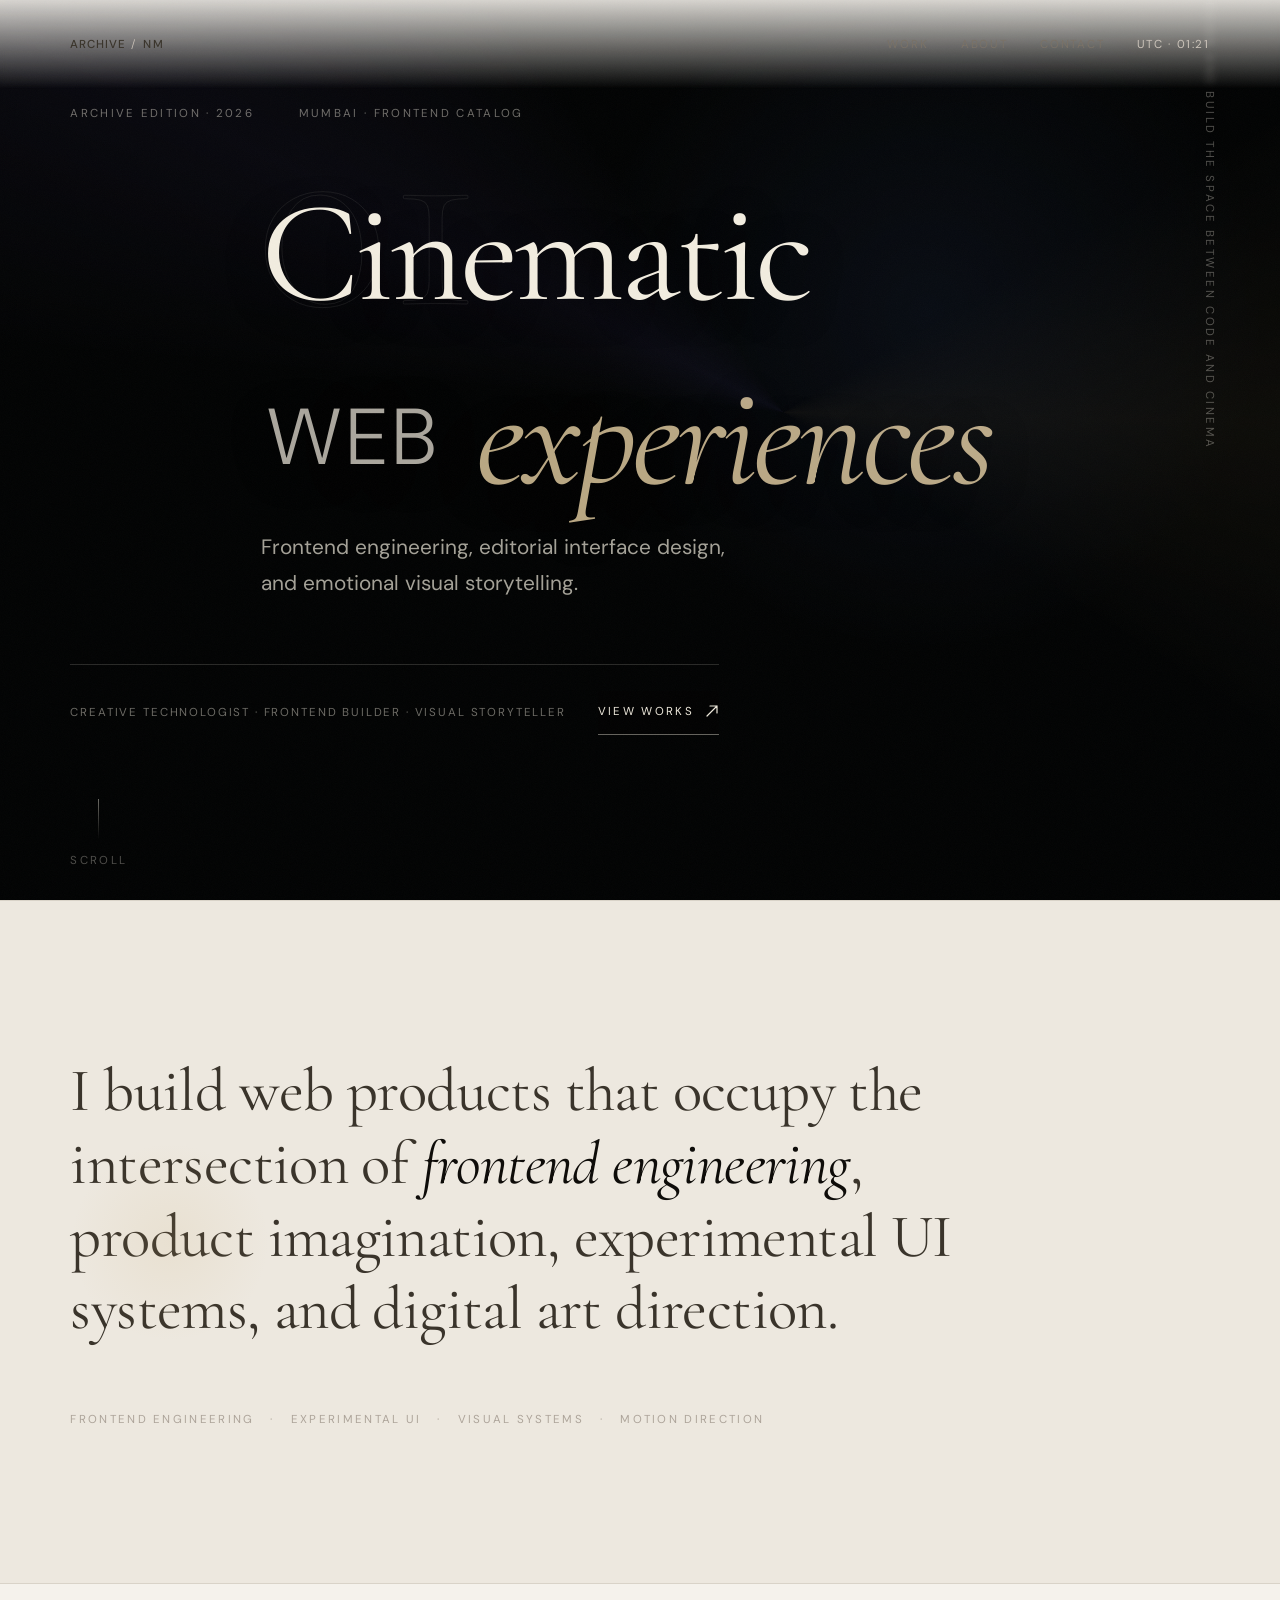
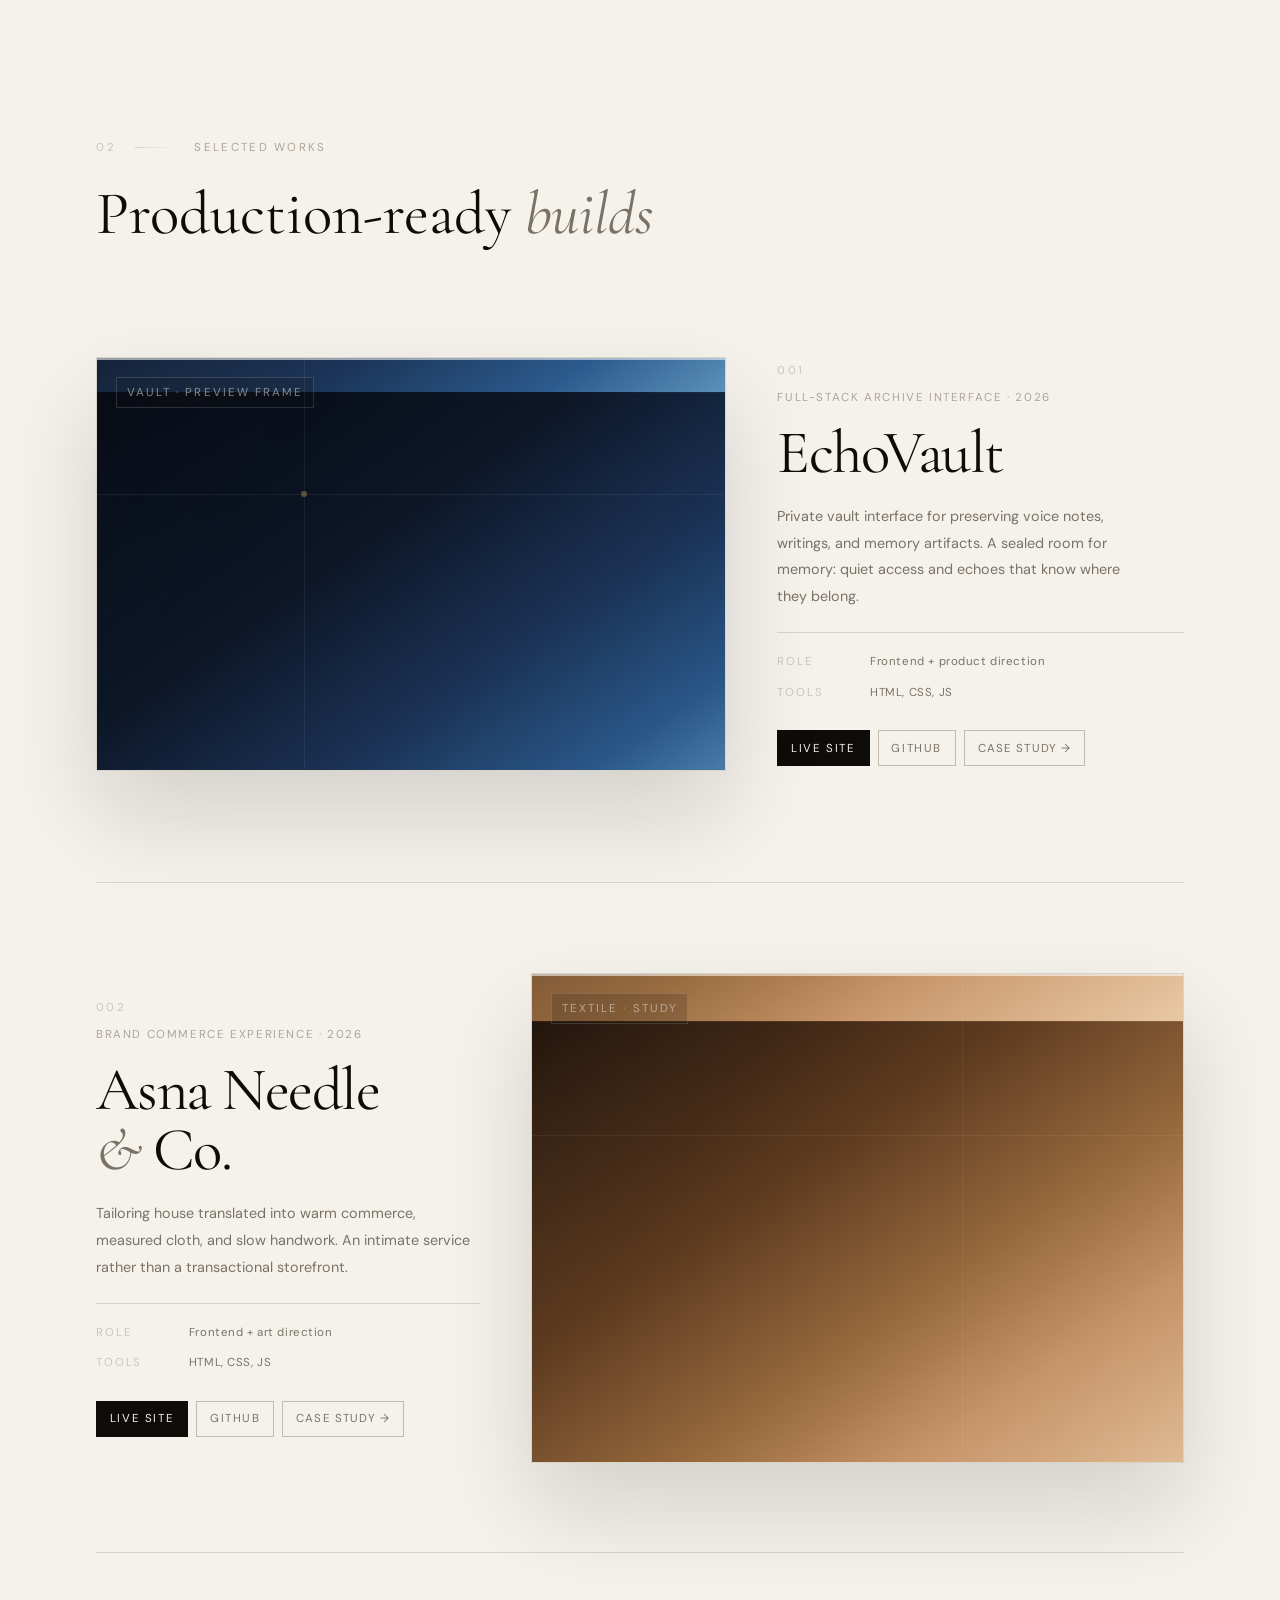
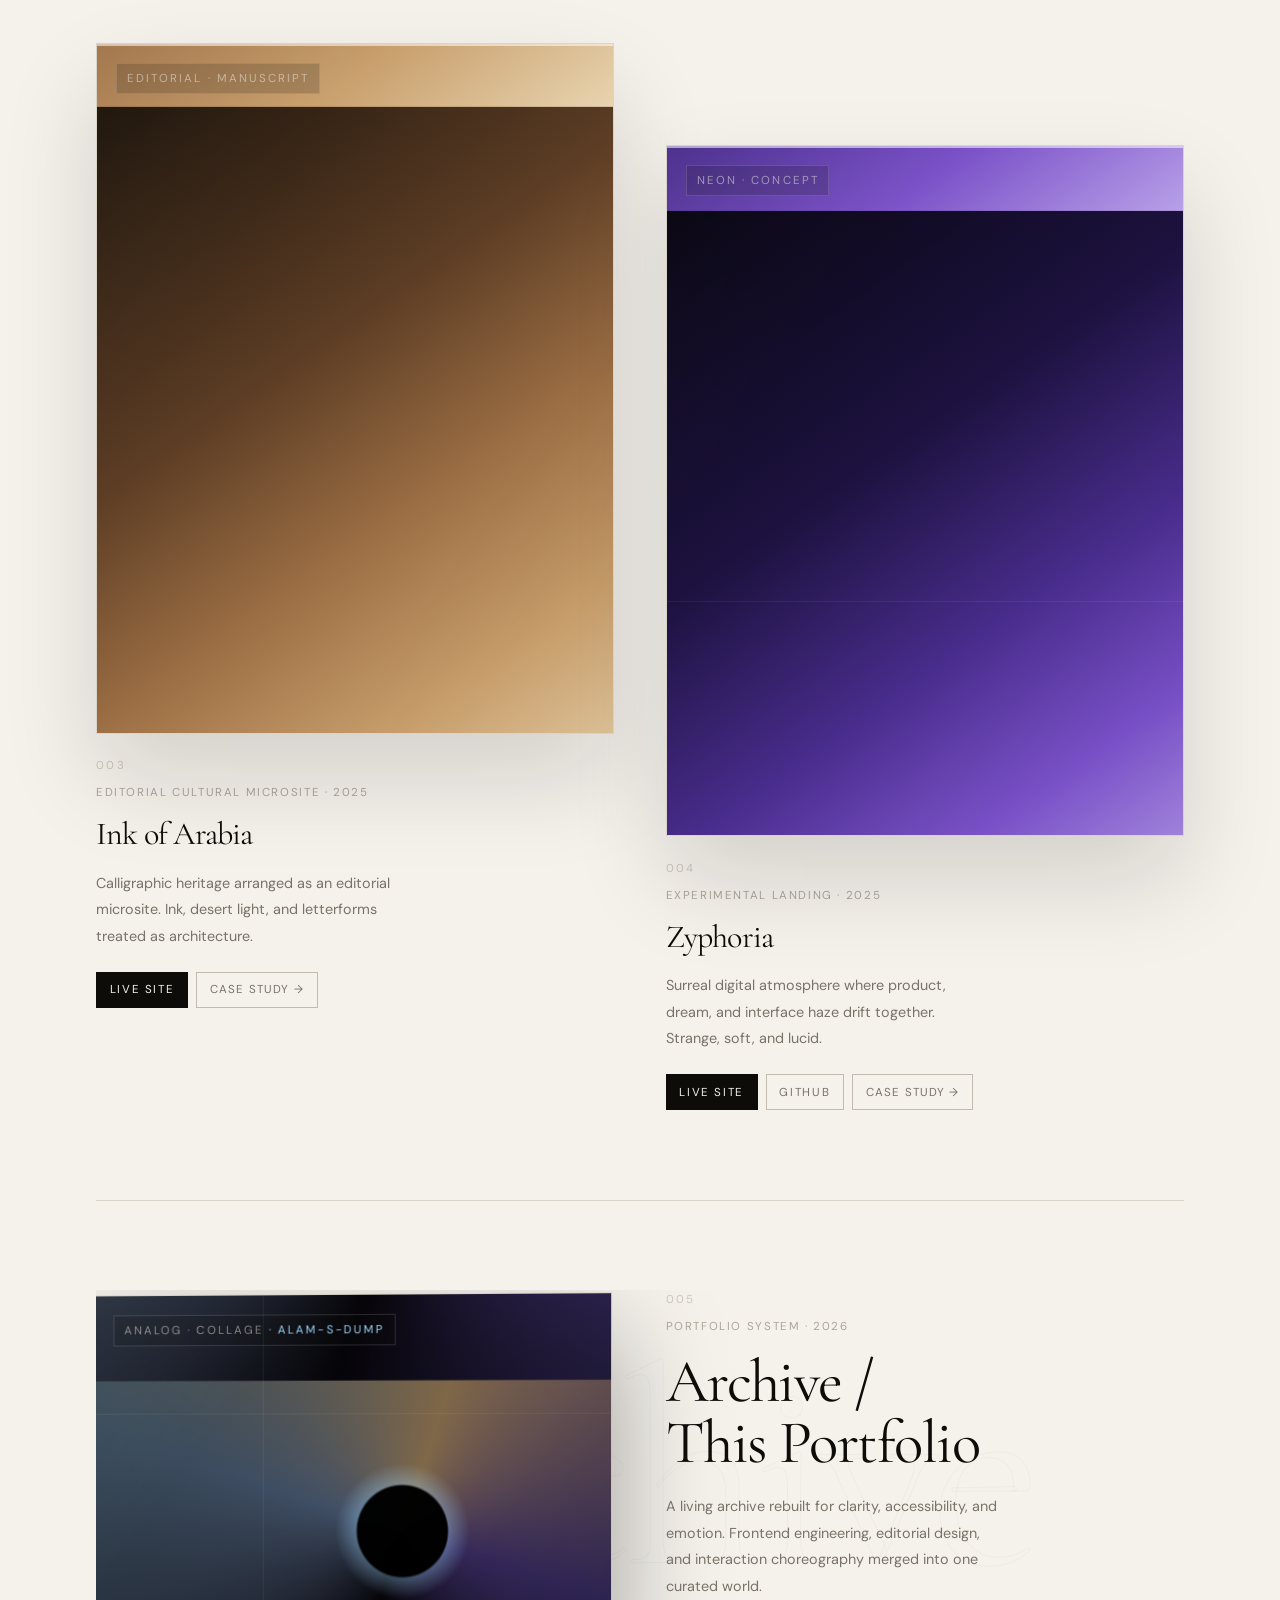
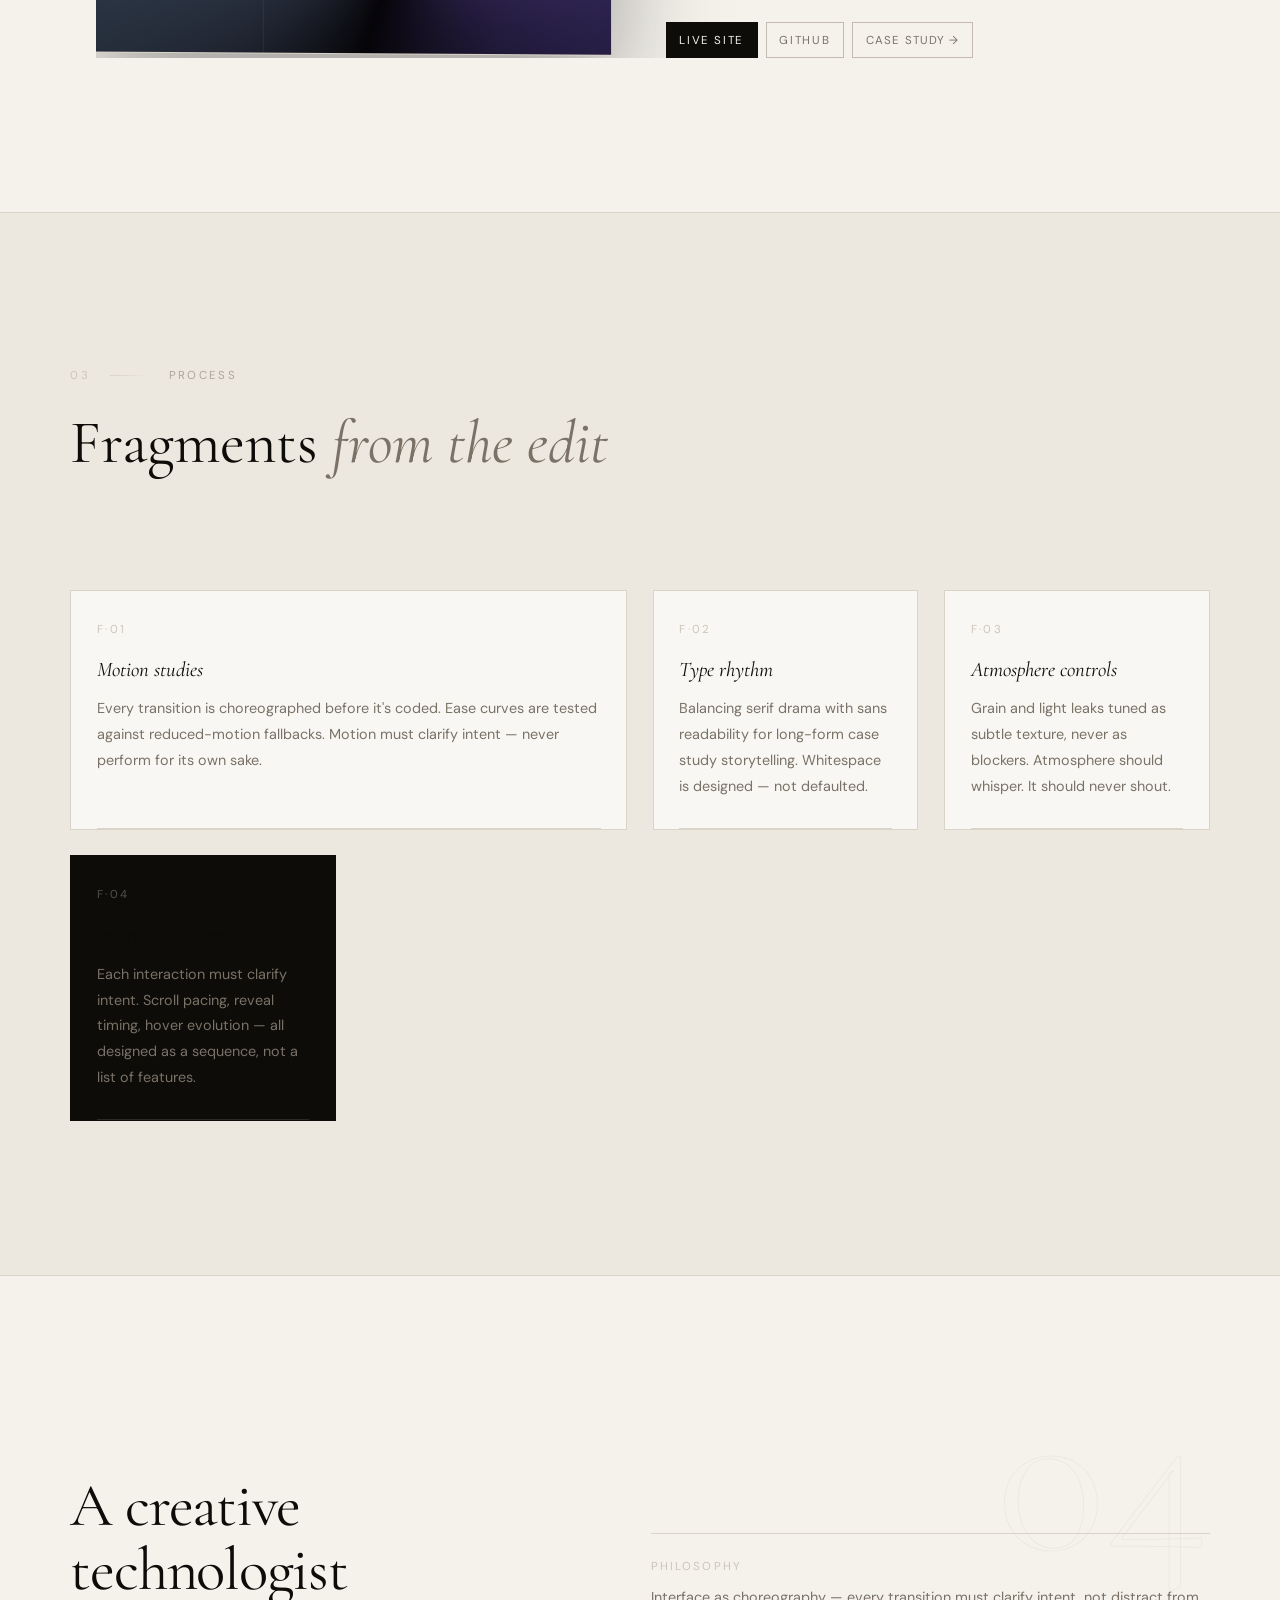
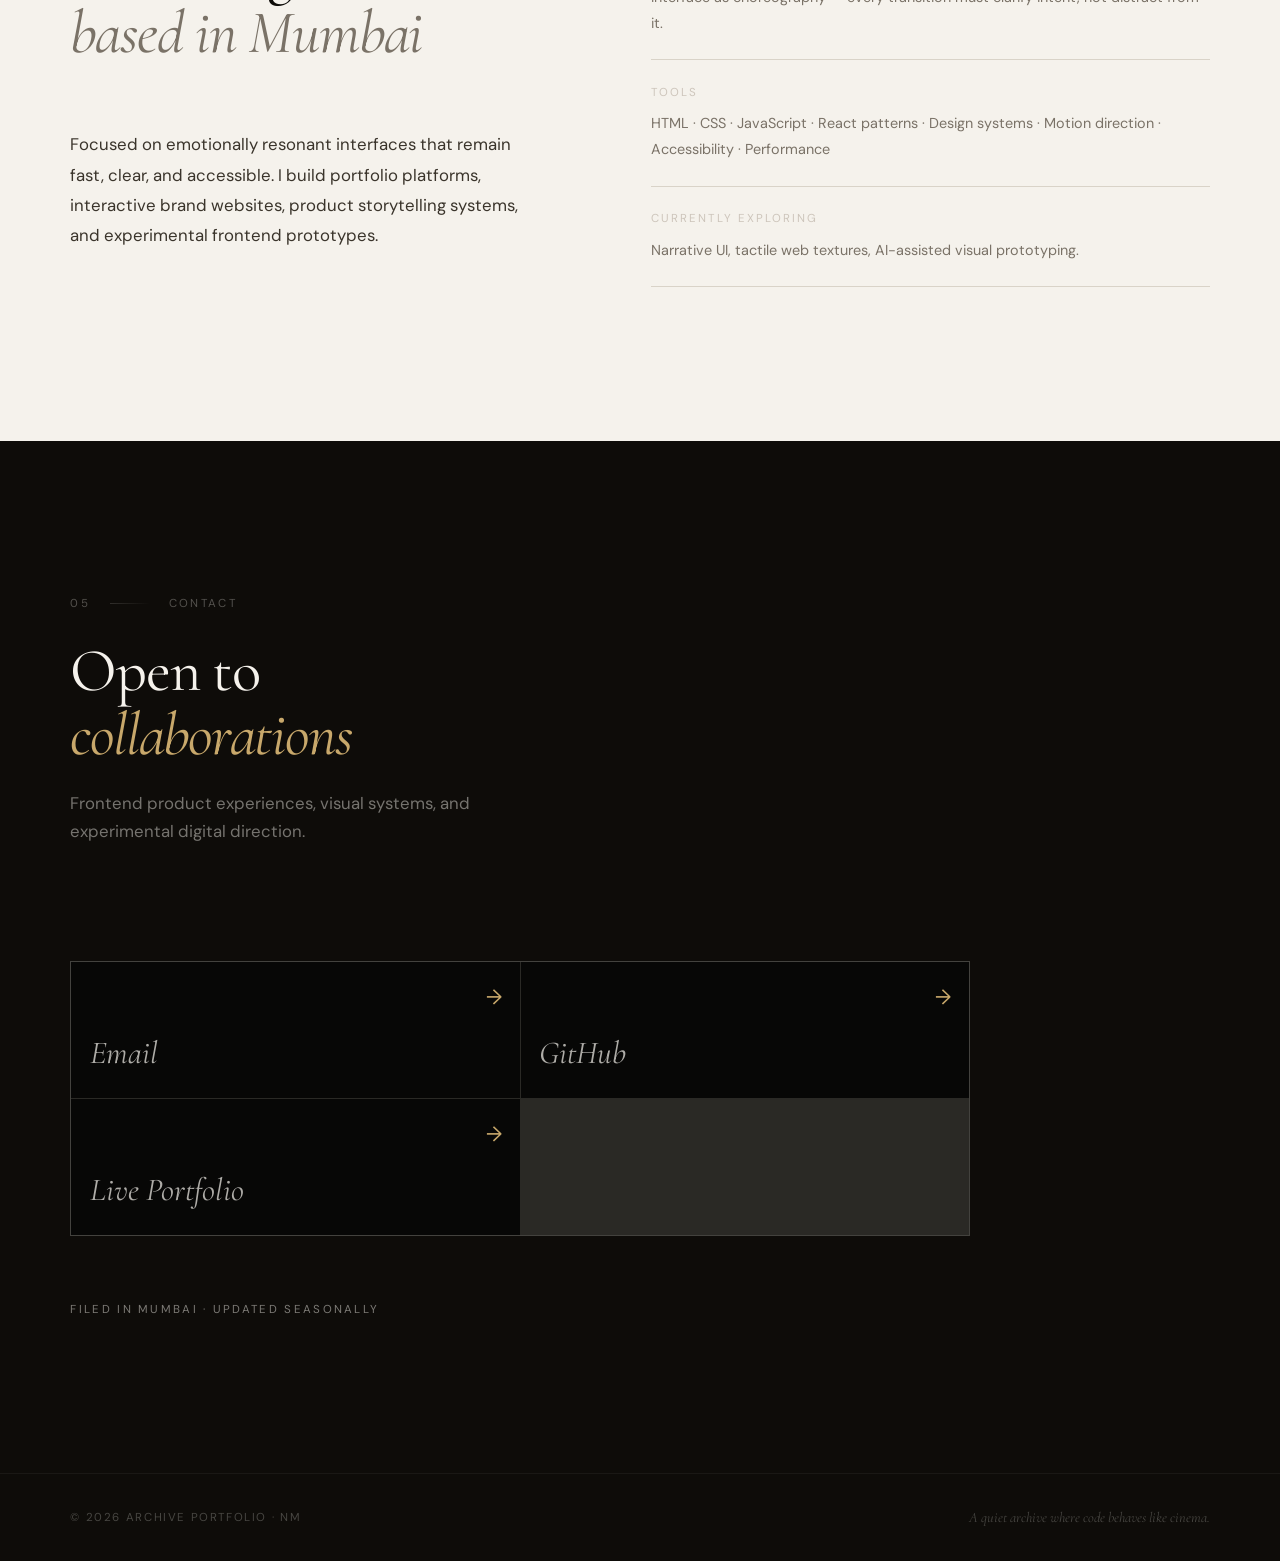
<file: inde.html>
<!DOCTYPE html>
<html lang="en">
<head>
  <meta charset="UTF-8" />
  <meta name="viewport" content="width=device-width, initial-scale=1.0" />
  <title>Archive — NM · Cinematic Frontend Portfolio</title>
  <meta name="description" content="Frontend engineering, editorial interface design, and visual storytelling. A cinematic archive of crafted web experiences.">
  <link rel="preconnect" href="https://fonts.googleapis.com">
  <link rel="preconnect" href="https://fonts.gstatic.com" crossorigin>
  <link href="https://fonts.googleapis.com/css2?family=Cormorant+Garamond:ital,wght@0,300;0,400;0,500;1,300;1,400;1,500&family=DM+Sans:opsz,wght@9..40,300;9..40,400;9..40,500&display=swap" rel="stylesheet">
  <link rel="stylesheet" href="style.css" />
</head>
<body>
  <a class="skip-link" href="#main">Skip to content</a>

  <!-- Cinematic loader -->
  <div id="loader" aria-hidden="true">
    <div class="loader-inner">
      <div class="loader-rule"></div>
      <p class="loader-label">Opening archive</p>
      <div class="loader-bar"><div class="loader-fill"></div></div>
    </div>
    <button id="skip-loader" class="loader-skip">Skip</button>
  </div>

  <!-- Atmospheric grain -->
  <div class="grain" aria-hidden="true"></div>
  <!-- Ambient light leak -->
  <div class="ambient-leak" aria-hidden="true"></div>

  <!-- Header -->
  <header id="site-header">
    <nav aria-label="Primary navigation">
      <a href="#hero" class="nav-mark" aria-label="Archive — NM home">
        <span class="mark-archive">Archive</span>
        <span class="mark-sep">/</span>
        <span class="mark-nm">NM</span>
      </a>
      <button class="menu-toggle" aria-expanded="false" aria-controls="nav-links" aria-label="Toggle navigation menu">
        <span class="toggle-line"></span>
        <span class="toggle-line"></span>
      </button>
      <div id="nav-links" class="nav-links" role="navigation">
        <a href="#works" class="nav-item">Work</a>
        <a href="#about" class="nav-item">About</a>
        <a href="#contact" class="nav-item">Contact</a>
        <span class="nav-time" id="nav-time" aria-live="polite"></span>
      </div>
    </nav>
  </header>

  <main id="main">

    <!-- ═══════════════════════════════════════
         SEQUENCE 01 — HERO
    ═══════════════════════════════════════ -->
    <section id="hero" aria-label="Introduction">
      <div class="hero-eyeline" data-cinematic>
        <span class="eyeline-tag">Archive Edition · 2026</span>
        <span class="eyeline-rule" aria-hidden="true"></span>
        <span class="eyeline-tag">Mumbai · Frontend Catalog</span>
      </div>

      <div class="hero-stage">
        <div class="hero-number" aria-hidden="true">01</div>
        <h1 class="hero-headline" data-split>
          <span class="hl-serif">Cinematic</span>
          <span class="hl-break" aria-hidden="true"></span>
          <span class="hl-sans">web</span>
          <span class="hl-serif hl-italic">experiences</span>
        </h1>
        <p class="hero-sub" data-cinematic>
          Frontend engineering, editorial interface design,<br class="br-wide">
          and emotional visual storytelling.
        </p>
      </div>

      <div class="hero-footer" data-cinematic>
        <p class="hero-role">Creative Technologist · Frontend Builder · Visual Storyteller</p>
        <a href="#works" class="hero-cta" aria-label="View selected works">
          <span>View Works</span>
          <svg width="14" height="14" viewBox="0 0 14 14" fill="none" aria-hidden="true"><path d="M2 12L12 2M12 2H5M12 2V9" stroke="currentColor" stroke-width="1.2" stroke-linecap="round" stroke-linejoin="round"/></svg>
        </a>
      </div>

      <!-- Vertical text watermark -->
      <div class="hero-vertical" aria-hidden="true">
        <span>I design and build the space between code and cinema</span>
      </div>

      <!-- Scroll indicator -->
      <div class="scroll-cue" aria-hidden="true">
        <div class="scroll-line"></div>
        <span>Scroll</span>
      </div>
    </section>

    <!-- ═══════════════════════════════════════
         INTERSTITIAL — IDENTITY STATEMENT
    ═══════════════════════════════════════ -->
    <div class="interstitial" id="identity" aria-label="Portfolio statement">
      <div class="interstitial-inner">
        <p class="interstitial-text" data-cinematic>
          I build web products that occupy the intersection of
          <em>frontend engineering</em>, product imagination,
          experimental UI systems, and digital art direction.
        </p>
        <ul class="discipline-list" aria-label="Disciplines" data-cinematic>
          <li>Frontend Engineering</li>
          <li aria-hidden="true">·</li>
          <li>Experimental UI</li>
          <li aria-hidden="true">·</li>
          <li>Visual Systems</li>
          <li aria-hidden="true">·</li>
          <li>Motion Direction</li>
        </ul>
      </div>
    </div>

    <!-- ═══════════════════════════════════════
         SEQUENCE 02 — WORKS
    ═══════════════════════════════════════ -->
    <section id="works" aria-labelledby="works-heading">
      <div class="section-head">
        <div class="section-meta">
          <span class="section-index" aria-hidden="true">02</span>
          <span class="section-rule" aria-hidden="true"></span>
          <span class="section-label">Selected Works</span>
        </div>
        <h2 id="works-heading" class="section-title" data-cinematic>
          <span>Production-ready</span>
          <em>builds</em>
        </h2>
      </div>

      <!-- LEAD PROJECT: EchoVault -->
      <article class="project project-lead" id="proj-echovault" data-cinematic>
        <div class="project-frame tone-echovault" role="img" aria-label="EchoVault — cinematic dark archive interface preview">
          <div class="frame-inner">
            <div class="frame-label" aria-hidden="true">Vault · Preview Frame</div>
            <div class="frame-composition" aria-hidden="true">
              <div class="comp-rule comp-rule--h"></div>
              <div class="comp-rule comp-rule--v"></div>
              <div class="comp-dot"></div>
            </div>
          </div>
        </div>
        <div class="project-meta">
          <p class="proj-index" aria-hidden="true">001</p>
          <p class="proj-type">Full-stack archive interface · 2026</p>
          <h3 class="proj-title">EchoVault</h3>
          <p class="proj-desc">Private vault interface for preserving voice notes, writings, and memory artifacts. A sealed room for memory: quiet access and echoes that know where they belong.</p>
          <dl class="proj-details">
            <div><dt>Role</dt><dd>Frontend + product direction</dd></div>
            <div><dt>Tools</dt><dd>HTML, CSS, JS</dd></div>
          </dl>
          <div class="proj-links">
            <a href="https://nmethylpyrrolinium.github.io/echovault/" class="proj-link proj-link--live">Live site</a>
            <a href="https://github.com/nmethylpyrrolinium/echovault" class="proj-link">GitHub</a>
            <a href="projects/echovault.html" class="proj-link proj-link--case">Case study →</a>
          </div>
        </div>
      </article>

      <!-- WIDE PROJECT: Asna Needle -->
      <article class="project project-wide" id="proj-asna" data-cinematic>
        <div class="project-meta project-meta--left">
          <p class="proj-index" aria-hidden="true">002</p>
          <p class="proj-type">Brand commerce experience · 2026</p>
          <h3 class="proj-title">Asna Needle<br><span class="title-amp">&amp;</span> Co.</h3>
          <p class="proj-desc">Tailoring house translated into warm commerce, measured cloth, and slow handwork. An intimate service rather than a transactional storefront.</p>
          <dl class="proj-details">
            <div><dt>Role</dt><dd>Frontend + art direction</dd></div>
            <div><dt>Tools</dt><dd>HTML, CSS, JS</dd></div>
          </dl>
          <div class="proj-links">
            <a href="https://nmethylpyrrolinium.github.io/asna-needle-and-co/" class="proj-link proj-link--live">Live site</a>
            <a href="https://github.com/nmethylpyrrolinium/asna-needle-and-co" class="proj-link">GitHub</a>
            <a href="projects/asna-needle.html" class="proj-link proj-link--case">Case study →</a>
          </div>
        </div>
        <div class="project-frame tone-asna" role="img" aria-label="Asna Needle & Co. — warm artisan tailoring brand preview">
          <div class="frame-inner">
            <div class="frame-label" aria-hidden="true">Textile · Study</div>
            <div class="frame-composition" aria-hidden="true">
              <div class="comp-rule comp-rule--h"></div>
              <div class="comp-rule comp-rule--v comp-rule--right"></div>
            </div>
          </div>
        </div>
      </article>

      <!-- PAIR: Ink of Arabia + Zyphoria -->
      <div class="project-pair" data-cinematic>
        <article class="project project-half" id="proj-ink">
          <div class="project-frame tone-ink" role="img" aria-label="Ink of Arabia — editorial calligraphy microsite preview">
            <div class="frame-inner">
              <div class="frame-label" aria-hidden="true">Editorial · Manuscript</div>
            </div>
          </div>
          <div class="project-meta project-meta--below">
            <p class="proj-index" aria-hidden="true">003</p>
            <p class="proj-type">Editorial cultural microsite · 2025</p>
            <h3 class="proj-title">Ink of Arabia</h3>
            <p class="proj-desc">Calligraphic heritage arranged as an editorial microsite. Ink, desert light, and letterforms treated as architecture.</p>
            <div class="proj-links">
              <a href="https://nmethylpyrrolinium.github.io/ink-of-arabia/" class="proj-link proj-link--live">Live site</a>
              <a href="projects/ink-of-arabia.html" class="proj-link proj-link--case">Case study →</a>
            </div>
          </div>
        </article>

        <article class="project project-half project-half--offset" id="proj-zyphoria">
          <div class="project-frame tone-zyphoria" role="img" aria-label="Zyphoria — surreal speculative landing page preview">
            <div class="frame-inner">
              <div class="frame-label" aria-hidden="true">Neon · Concept</div>
              <div class="frame-composition" aria-hidden="true">
                <div class="comp-rule comp-rule--h comp-rule--bottom"></div>
              </div>
            </div>
          </div>
          <div class="project-meta project-meta--below">
            <p class="proj-index" aria-hidden="true">004</p>
            <p class="proj-type">Experimental landing · 2025</p>
            <h3 class="proj-title">Zyphoria</h3>
            <p class="proj-desc">Surreal digital atmosphere where product, dream, and interface haze drift together. Strange, soft, and lucid.</p>
            <div class="proj-links">
              <a href="https://nmethylpyrrolinium.github.io/zyphoria/" class="proj-link proj-link--live">Live site</a>
              <a href="https://github.com/nmethylpyrrolinium/zyphoria" class="proj-link">GitHub</a>
              <a href="projects/zyphoria.html" class="proj-link proj-link--case">Case study →</a>
            </div>
          </div>
        </article>
      </div>

      <!-- FULL: Archive Portfolio -->
      <article class="project project-archive" id="proj-archive" data-cinematic>
        <div class="archive-bg" aria-hidden="true">
          <span class="archive-bg-text" aria-hidden="true">Archive</span>
        </div>
        <div class="project-frame tone-archive" role="img" aria-label="Archive Portfolio — analog collage digital exhibition preview">
          <div class="frame-inner">
            <div class="frame-label" aria-hidden="true">Analog · Collage</div>
            <div class="frame-composition" aria-hidden="true">
              <div class="comp-rule comp-rule--h"></div>
              <div class="comp-rule comp-rule--v"></div>
              <div class="comp-rule comp-rule--diag"></div>
            </div>
          </div>
        </div>
        <div class="project-meta">
          <p class="proj-index" aria-hidden="true">005</p>
          <p class="proj-type">Portfolio system · 2026</p>
          <h3 class="proj-title">Archive /<br>This Portfolio</h3>
          <p class="proj-desc">A living archive rebuilt for clarity, accessibility, and emotion. Frontend engineering, editorial design, and interaction choreography merged into one curated world.</p>
          <div class="proj-links">
            <a href="https://nmethylpyrrolinium.github.io/gay-baboon/" class="proj-link proj-link--live">Live site</a>
            <a href="https://github.com/nmethylpyrrolinium/gay-baboon" class="proj-link">GitHub</a>
            <a href="projects/archive.html" class="proj-link proj-link--case">Case study →</a>
          </div>
        </div>
      </article>
    </section>

    <!-- ═══════════════════════════════════════
         SEQUENCE 03 — PROCESS
    ═══════════════════════════════════════ -->
    <section id="process" aria-labelledby="process-heading">
      <div class="section-head">
        <div class="section-meta">
          <span class="section-index" aria-hidden="true">03</span>
          <span class="section-rule" aria-hidden="true"></span>
          <span class="section-label">Process</span>
        </div>
        <h2 id="process-heading" class="section-title" data-cinematic>
          <span>Fragments</span>
          <em>from the edit</em>
        </h2>
      </div>

      <div class="process-grid">
        <article class="fragment fragment--wide" data-cinematic>
          <div class="fragment-index" aria-hidden="true">F·01</div>
          <h3>Motion studies</h3>
          <p>Every transition is choreographed before it's coded. Ease curves are tested against reduced-motion fallbacks. Motion must clarify intent — never perform for its own sake.</p>
          <div class="fragment-rule" aria-hidden="true"></div>
        </article>
        <article class="fragment" data-cinematic>
          <div class="fragment-index" aria-hidden="true">F·02</div>
          <h3>Type rhythm</h3>
          <p>Balancing serif drama with sans readability for long-form case study storytelling. Whitespace is designed — not defaulted.</p>
          <div class="fragment-rule" aria-hidden="true"></div>
        </article>
        <article class="fragment" data-cinematic>
          <div class="fragment-index" aria-hidden="true">F·03</div>
          <h3>Atmosphere controls</h3>
          <p>Grain and light leaks tuned as subtle texture, never as blockers. Atmosphere should whisper. It should never shout.</p>
          <div class="fragment-rule" aria-hidden="true"></div>
        </article>
        <article class="fragment fragment--accent" data-cinematic>
          <div class="fragment-index" aria-hidden="true">F·04</div>
          <h3>Interface as choreography</h3>
          <p>Each interaction must clarify intent. Scroll pacing, reveal timing, hover evolution — all designed as a sequence, not a list of features.</p>
          <div class="fragment-rule" aria-hidden="true"></div>
        </article>
      </div>
    </section>

    <!-- ═══════════════════════════════════════
         SEQUENCE 04 — ABOUT
    ═══════════════════════════════════════ -->
    <section id="about" aria-labelledby="about-heading">
      <div class="about-composition">
        <div class="about-number" aria-hidden="true">04</div>
        <div class="about-main">
          <div class="section-meta" data-cinematic>
            <span class="section-index" aria-hidden="true">04</span>
            <span class="section-rule" aria-hidden="true"></span>
            <span class="section-label">About</span>
          </div>
          <h2 id="about-heading" class="about-headline" data-cinematic>
            A creative technologist<br>
            <em>based in Mumbai</em>
          </h2>
          <div class="about-body" data-cinematic>
            <p>Focused on emotionally resonant interfaces that remain fast, clear, and accessible. I build portfolio platforms, interactive brand websites, product storytelling systems, and experimental frontend prototypes.</p>
          </div>
        </div>
        <div class="about-sidebar">
          <dl class="about-dl" data-cinematic>
            <div class="about-item">
              <dt>Philosophy</dt>
              <dd>Interface as choreography — every transition must clarify intent, not distract from it.</dd>
            </div>
            <div class="about-item">
              <dt>Tools</dt>
              <dd>HTML · CSS · JavaScript · React patterns · Design systems · Motion direction · Accessibility · Performance</dd>
            </div>
            <div class="about-item">
              <dt>Currently exploring</dt>
              <dd>Narrative UI, tactile web textures, AI-assisted visual prototyping.</dd>
            </div>
          </dl>
        </div>
      </div>
    </section>

    <!-- ═══════════════════════════════════════
         SEQUENCE 05 — CONTACT
    ═══════════════════════════════════════ -->
    <section id="contact" aria-labelledby="contact-heading">
      <div class="contact-stage">
        <div class="contact-header" data-cinematic>
          <div class="section-meta">
            <span class="section-index" aria-hidden="true">05</span>
            <span class="section-rule" aria-hidden="true"></span>
            <span class="section-label">Contact</span>
          </div>
          <h2 id="contact-heading" class="contact-headline">
            Open to<br><em>collaborations</em>
          </h2>
          <p class="contact-sub" data-cinematic>Frontend product experiences, visual systems, and experimental digital direction.</p>
        </div>
        <nav class="contact-links" aria-label="Contact links" data-cinematic>
          <a href="mailto:nmethylpyrrolinium@gmail.com" class="contact-link">
            <span class="contact-link-label">Email</span>
            <span class="contact-link-arrow" aria-hidden="true">→</span>
          </a>
          <a href="https://github.com/nmethylpyrrolinium" class="contact-link" rel="noopener noreferrer" target="_blank">
            <span class="contact-link-label">GitHub</span>
            <span class="contact-link-arrow" aria-hidden="true">→</span>
          </a>
          <a href="https://nmethylpyrrolinium.github.io/gay-baboon/" class="contact-link">
            <span class="contact-link-label">Live Portfolio</span>
            <span class="contact-link-arrow" aria-hidden="true">→</span>
          </a>
        </nav>
        <p class="contact-filed" aria-label="Location and update frequency">Filed in Mumbai · Updated seasonally</p>
      </div>
    </section>

  </main>

  <footer aria-label="Site footer">
    <p class="footer-copy">© 2026 Archive Portfolio · NM</p>
    <p class="footer-note" aria-hidden="true">A quiet archive where code behaves like cinema.</p>
  </footer>

  <script src="script.js"></script>
</body>
</html>
</file>
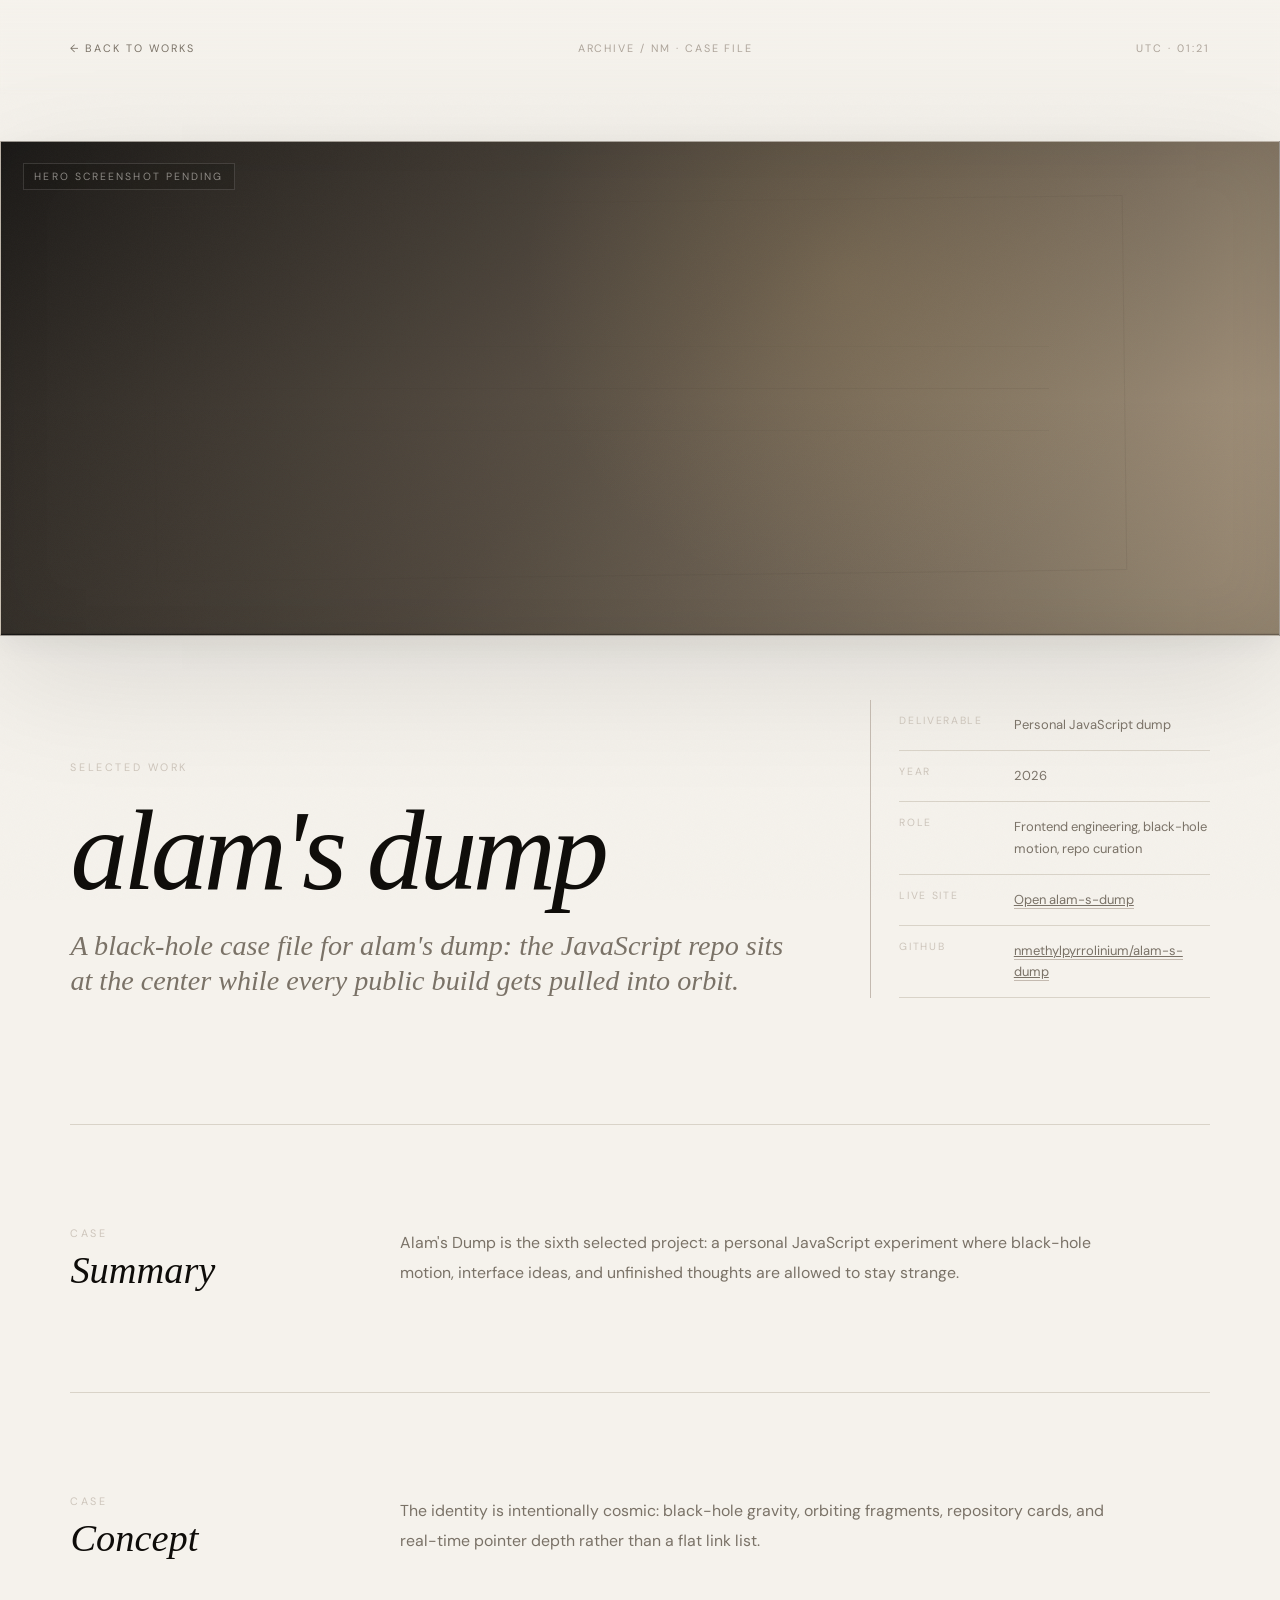
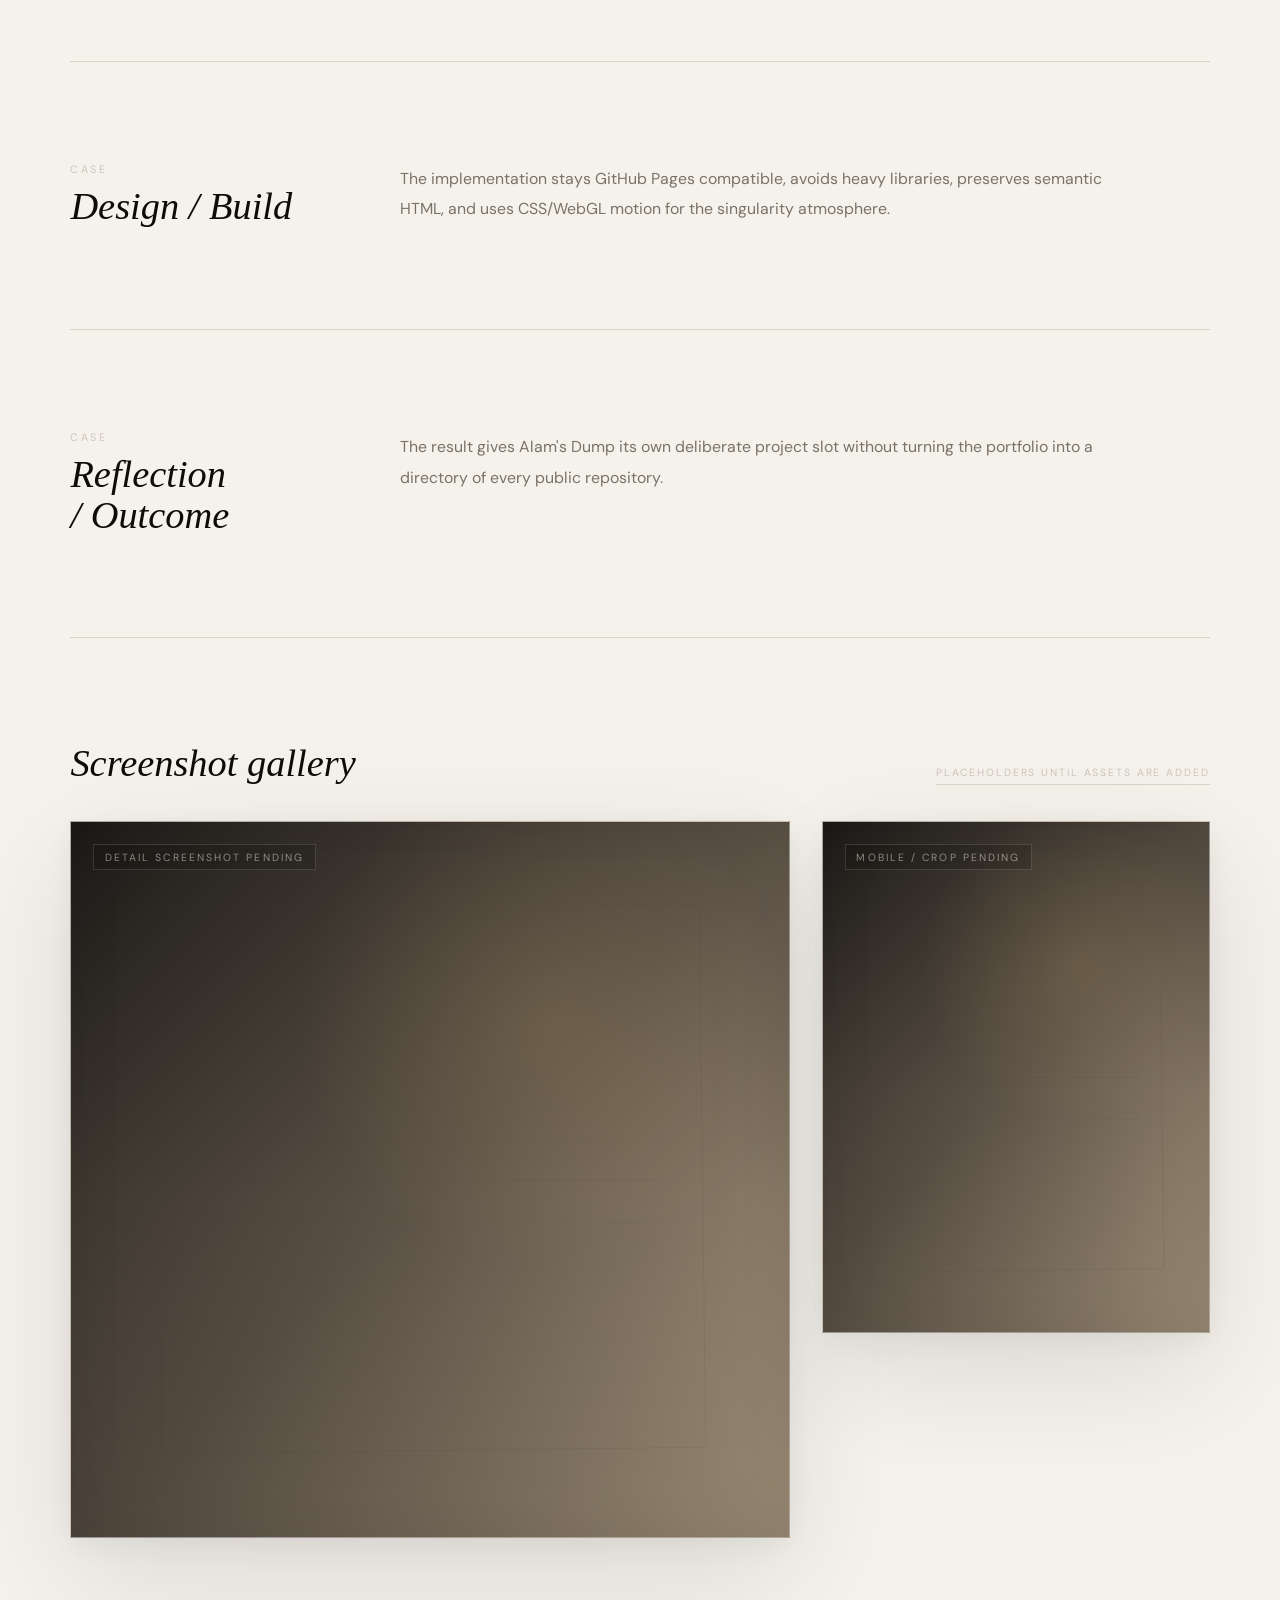
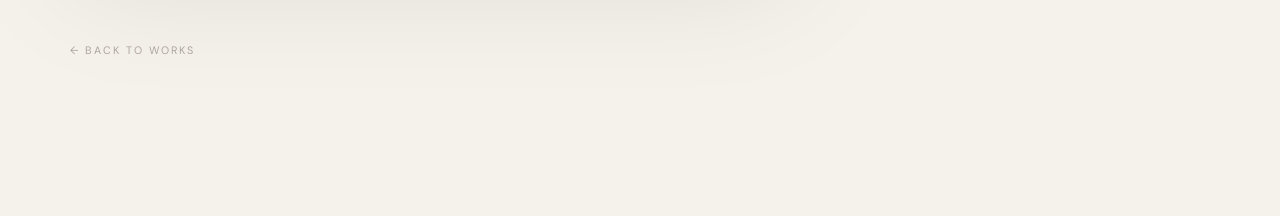
<file: projects/alam-s-dump.html>
<!DOCTYPE html>
<html lang="en">
<head>
<meta charset="UTF-8">
<meta name="viewport" content="width=device-width, initial-scale=1.0">
<title>alam's dump — Archive / NM Case File</title>
<link href="https://fonts.googleapis.com/css2?family=DM+Sans:ital,opsz,wght@0,9..40,300;0,9..40,400;0,9..40,500;1,9..40,300&family=DM+Serif+Display:ital@0;1&display=swap" rel="stylesheet">
<link rel="stylesheet" href="project.css">
</head>
<body>
<div class="grain" aria-hidden="true"></div>
<nav class="project-nav reveal-soft" aria-label="Project navigation">
  <a class="nav-link stagger-child" href="../index.html#works">← Back to works</a>
  <span class="nav-mark stagger-child">Archive / NM · Case file</span>
  <span class="nav-time stagger-child" id="nav-time"></span>
</nav>
<header class="hero">
  <div class="hero-image project-hero-reveal tone-paper" data-asset="../assets/projects/archive-hero.webp" data-label="Hero screenshot pending" role="img" aria-label="alam's dump full bleed screenshot placeholder">
    <span class="placeholder" aria-hidden="true"></span>
  </div>
  <div class="hero-title reveal-up">
    <div>
      <p class="kicker">Selected work</p>
      <h1>alam's dump</h1>
      <p class="subtitle">A black-hole case file for alam's dump: the JavaScript repo sits at the center while every public build gets pulled into orbit.</p>
    </div>
    <dl class="meta-card">
      <div class="meta-row"><dt>Deliverable</dt><dd>Personal JavaScript dump</dd></div>
      <div class="meta-row"><dt>Year</dt><dd>2026</dd></div>
      <div class="meta-row"><dt>Role</dt><dd>Frontend engineering, black-hole motion, repo curation</dd></div>
      <div class="meta-row"><dt>Live Site</dt><dd><a href="https://nmethylpyrrolinium.github.io/alam-s-dump/">Open alam-s-dump</a></dd></div>
      <div class="meta-row"><dt>GitHub</dt><dd><a href="https://github.com/nmethylpyrrolinium/alam-s-dump">nmethylpyrrolinium/alam-s-dump</a></dd></div>
    </dl>
  </div>
</header>
<main>
  <section class="case-section reveal-up" aria-labelledby="summary"><h2 id="summary">Summary</h2><div class="case-copy"><p>Alam's Dump is the sixth selected project: a personal JavaScript experiment where black-hole motion, interface ideas, and unfinished thoughts are allowed to stay strange.</p></div></section>
  <section class="case-section reveal-up" aria-labelledby="concept"><h2 id="concept">Concept</h2><div class="case-copy"><p>The identity is intentionally cosmic: black-hole gravity, orbiting fragments, repository cards, and real-time pointer depth rather than a flat link list.</p></div></section>
  <section class="case-section reveal-up" aria-labelledby="build"><h2 id="build">Design / Build</h2><div class="case-copy"><p>The implementation stays GitHub Pages compatible, avoids heavy libraries, preserves semantic HTML, and uses CSS/WebGL motion for the singularity atmosphere.</p></div></section>
  <section class="case-section reveal-up" aria-labelledby="outcome"><h2 id="outcome">Reflection / Outcome</h2><div class="case-copy"><p>The result gives Alam's Dump its own deliberate project slot without turning the portfolio into a directory of every public repository.</p></div></section>
  <section class="gallery reveal-up" aria-labelledby="gallery">
    <div class="gallery-head"><h2 id="gallery">Screenshot gallery</h2><span class="gallery-note">Placeholders until assets are added</span></div>
    <div class="shots">
      <div class="shot reveal-soft tall tone-paper" data-asset="../assets/projects/archive-detail.webp" data-label="Detail screenshot pending" role="img" aria-label="alam's dump detail screenshot placeholder"><span class="placeholder" aria-hidden="true"></span></div>
      <div class="shot reveal-soft tone-paper" data-asset="../assets/projects/archive-hero.webp" data-label="Mobile / crop pending" role="img" aria-label="alam's dump secondary screenshot placeholder"><span class="placeholder" aria-hidden="true"></span></div>
    </div>
  </section>
  <a class="back-link reveal-soft" href="../index.html#works">← Back to Works</a>
</main>
<script>
function tick(){const t=new Date().toLocaleTimeString('en-GB',{timeZone:'UTC',hour:'2-digit',minute:'2-digit',hour12:false});const el=document.getElementById('nav-time');if(el)el.textContent='UTC · '+t;}
tick();setInterval(tick,15000);
function loadPanel(panel){if(panel.dataset.loaded)return;panel.dataset.loaded='true';const src=panel.dataset.asset;const img=new Image();img.loading='lazy';img.decoding='async';img.onload=()=>{panel.style.backgroundImage=`linear-gradient(to top,rgba(10,10,10,.28),transparent 50%),url(${src})`;panel.classList.add('has-image');};img.src=src;}
const panels=document.querySelectorAll('[data-asset]');if('IntersectionObserver' in window){const observer=new IntersectionObserver(entries=>{entries.forEach(entry=>{if(entry.isIntersecting){loadPanel(entry.target);observer.unobserve(entry.target);}});},{rootMargin:'360px'});panels.forEach(panel=>observer.observe(panel));}else{panels.forEach(loadPanel);}

const reduce=window.matchMedia('(prefers-reduced-motion: reduce)').matches;
const revealTargets=document.querySelectorAll('.reveal,.reveal-up,.reveal-soft,.stagger-child,.project-hero-reveal');
if(reduce){revealTargets.forEach(el=>el.classList.add('is-visible'));}
else if('IntersectionObserver' in window){
  const ro=new IntersectionObserver(entries=>{entries.forEach(entry=>{if(entry.isIntersecting){entry.target.classList.add('is-visible');ro.unobserve(entry.target);}});},{threshold:.12,rootMargin:'0px 0px -8% 0px'});
  revealTargets.forEach(el=>ro.observe(el));
}else{revealTargets.forEach(el=>el.classList.add('is-visible'));}
window.addEventListener('load',()=>{
  document.querySelector('.project-nav')?.classList.add('is-visible');
  document.querySelectorAll('.project-nav .stagger-child').forEach((el,i)=>setTimeout(()=>el.classList.add('is-visible'),i*70));
  document.querySelector('.project-hero-reveal')?.classList.add('is-visible');
});
</script><script src="project-interactive.js"></script>
</body>
</html>
</file>
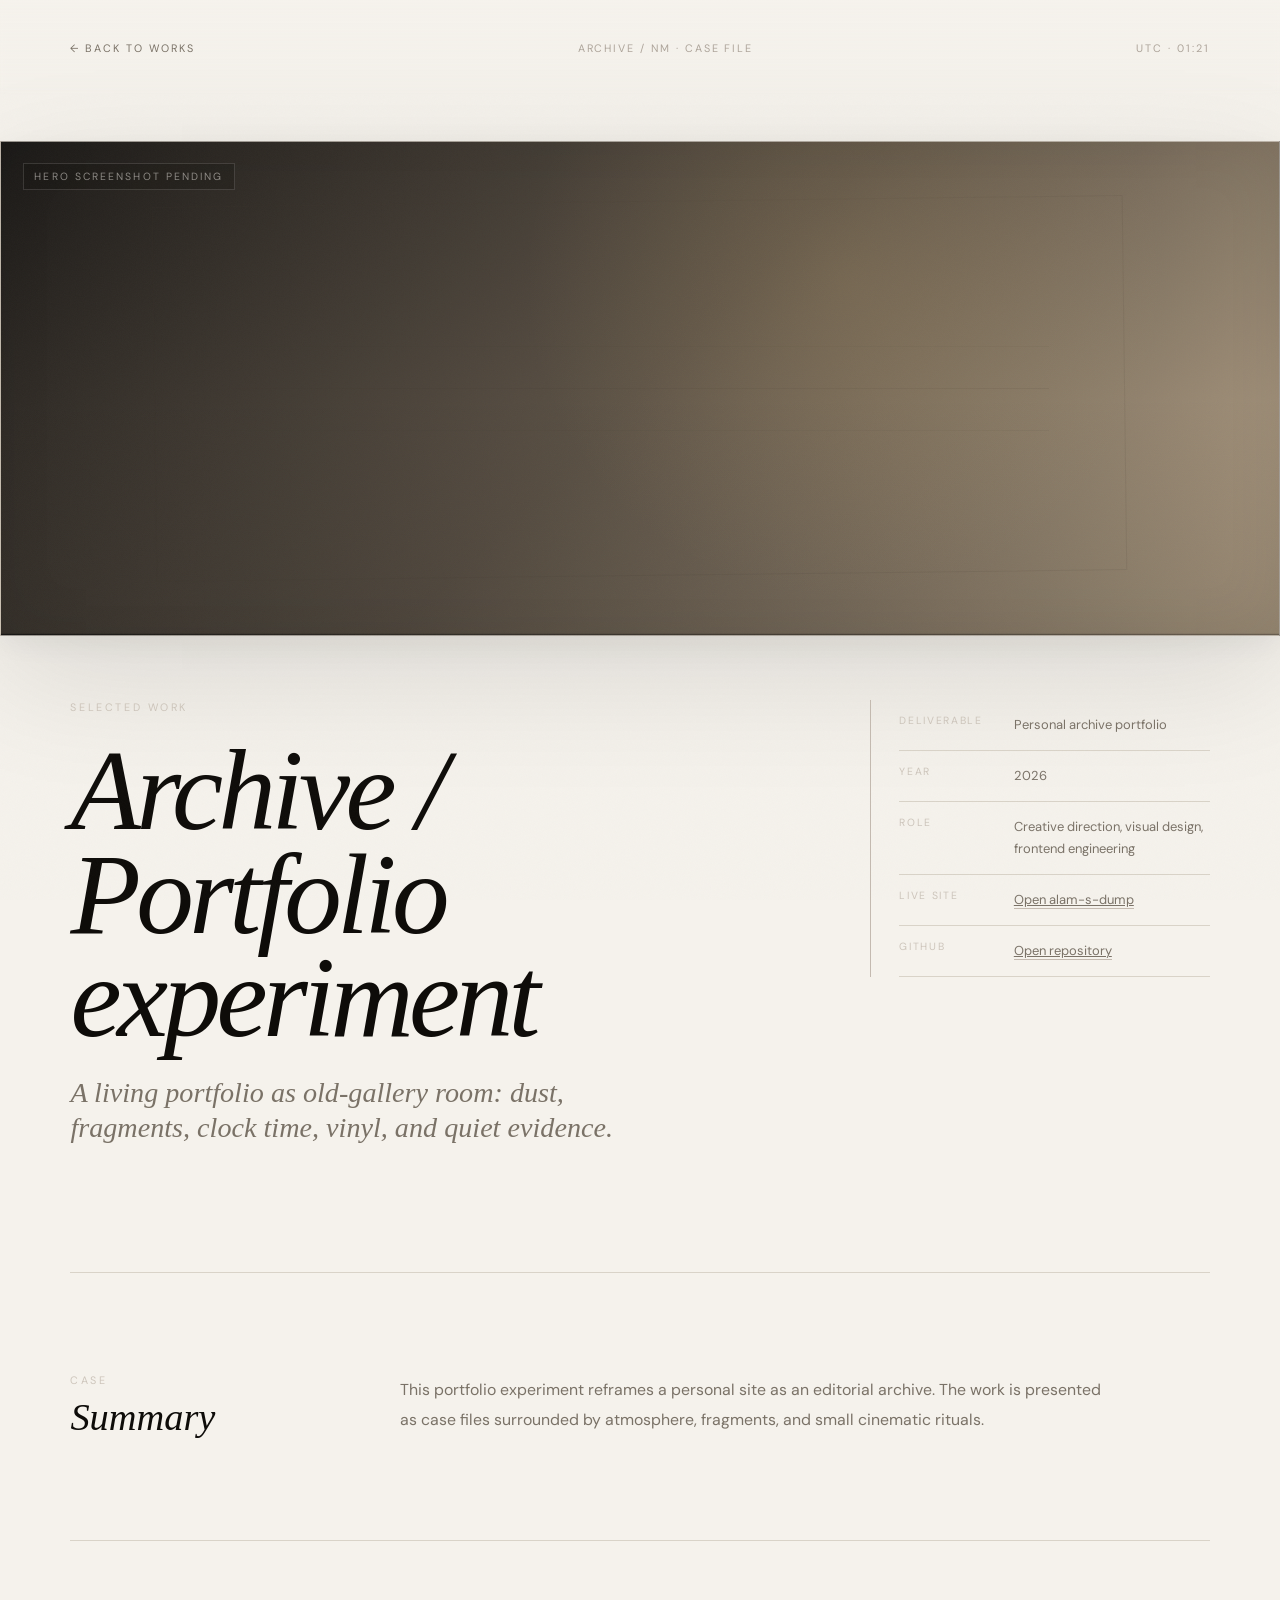
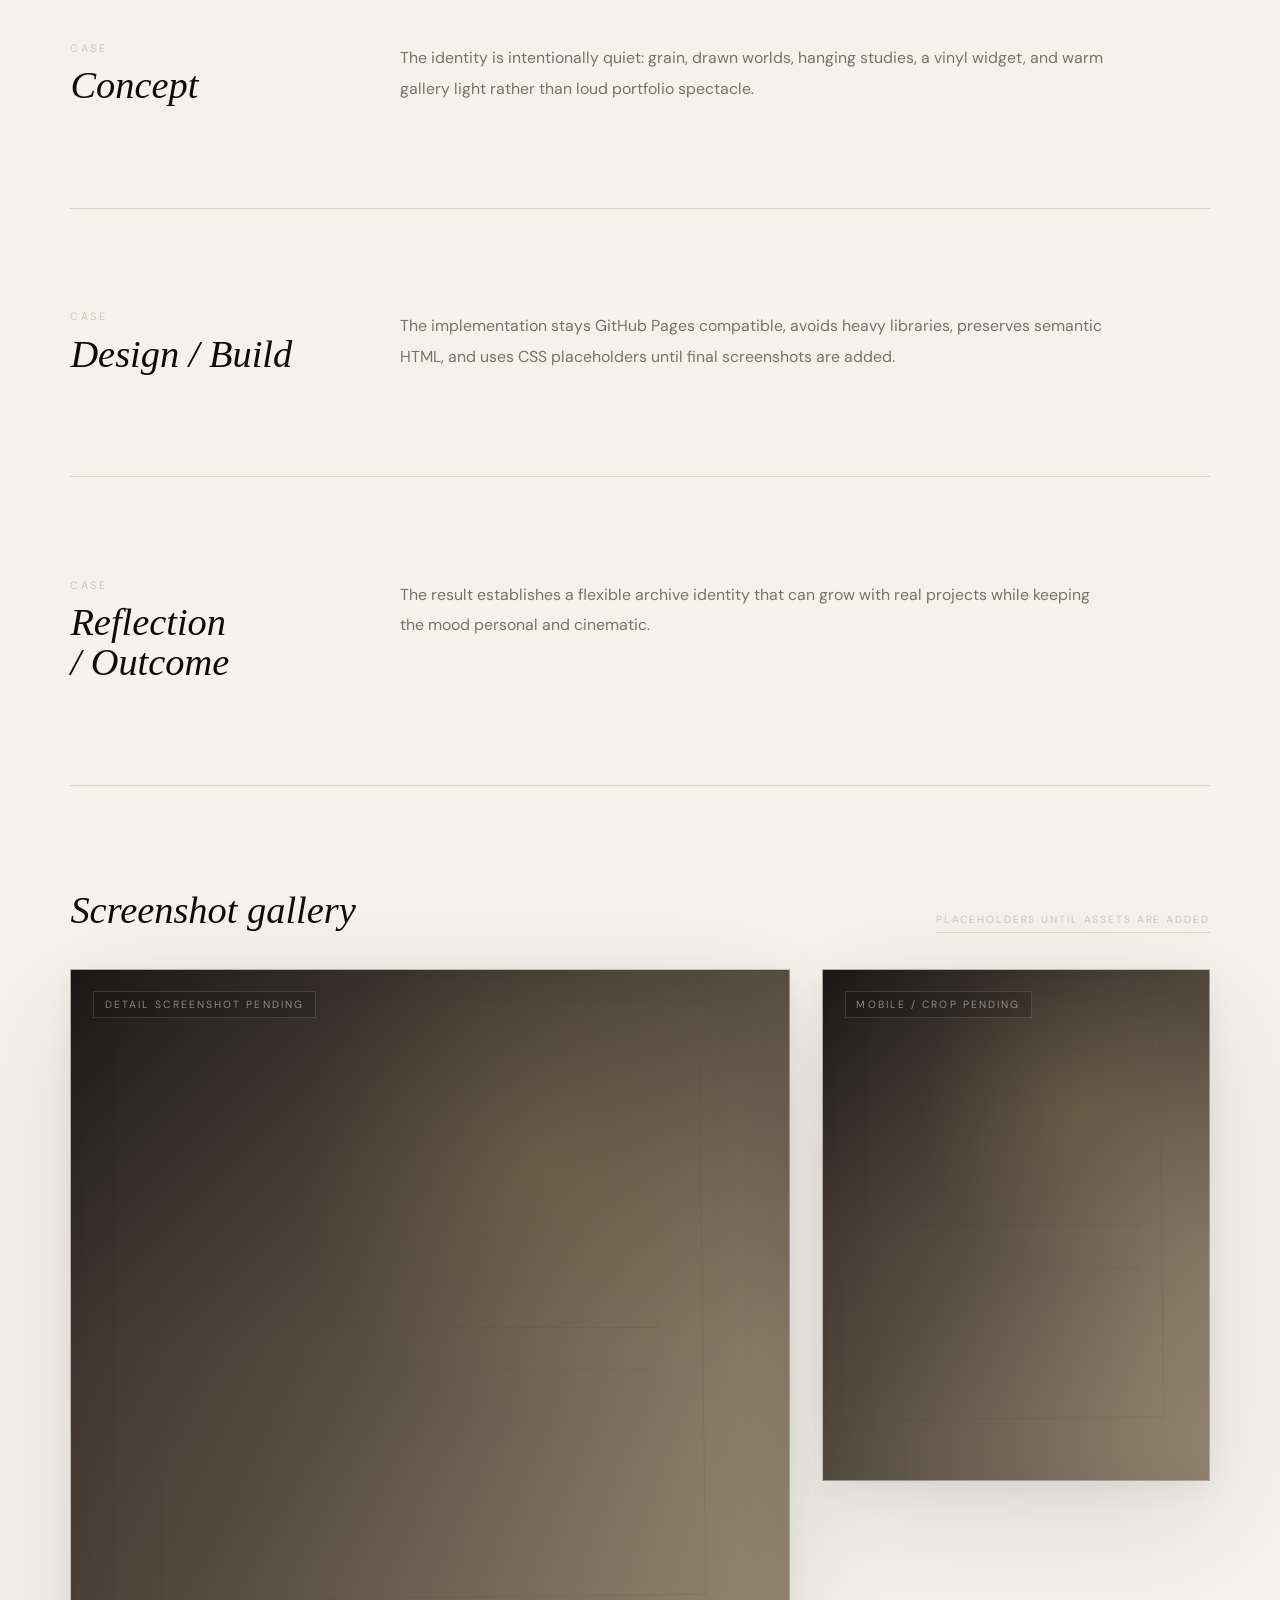
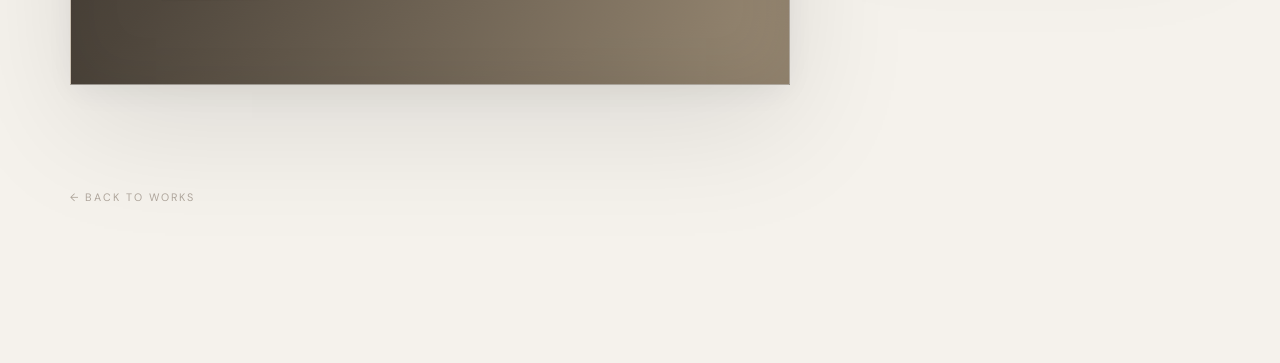
<file: projects/archive.html>
<!DOCTYPE html>
<html lang="en">
<head>
<meta charset="UTF-8">
<meta name="viewport" content="width=device-width, initial-scale=1.0">
<title>Archive / Portfolio experiment — Archive / NM Case File</title>
<link href="https://fonts.googleapis.com/css2?family=DM+Sans:ital,opsz,wght@0,9..40,300;0,9..40,400;0,9..40,500;1,9..40,300&family=DM+Serif+Display:ital@0;1&display=swap" rel="stylesheet">
<link rel="stylesheet" href="project.css">
</head>
<body>
<div class="grain" aria-hidden="true"></div>
<nav class="project-nav reveal-soft" aria-label="Project navigation">
  <a class="nav-link stagger-child" href="../index.html#works">← Back to works</a>
  <span class="nav-mark stagger-child">Archive / NM · Case file</span>
  <span class="nav-time stagger-child" id="nav-time"></span>
</nav>
<header class="hero">
  <div class="hero-image project-hero-reveal tone-paper" data-asset="../assets/projects/archive-hero.webp" data-label="Hero screenshot pending" role="img" aria-label="Archive / Portfolio experiment full bleed screenshot placeholder">
    <span class="placeholder" aria-hidden="true"></span>
  </div>
  <div class="hero-title reveal-up">
    <div>
      <p class="kicker">Selected work</p>
      <h1>Archive / Portfolio experiment</h1>
      <p class="subtitle">A living portfolio as old-gallery room: dust, fragments, clock time, vinyl, and quiet evidence.</p>
    </div>
    <dl class="meta-card">
      <div class="meta-row"><dt>Deliverable</dt><dd>Personal archive portfolio</dd></div>
      <div class="meta-row"><dt>Year</dt><dd>2026</dd></div>
      <div class="meta-row"><dt>Role</dt><dd>Creative direction, visual design, frontend engineering</dd></div>
      <div class="meta-row"><dt>Live Site</dt><dd><a href="https://nmethylpyrrolinium.github.io/alam-s-dump/">Open alam-s-dump</a></dd></div>
      <div class="meta-row"><dt>GitHub</dt><dd><a href="https://github.com/nmethylpyrrolinium/alam-s-dump">Open repository</a></dd></div>
    </dl>
  </div>
</header>
<main>
  <section class="case-section reveal-up" aria-labelledby="summary"><h2 id="summary">Summary</h2><div class="case-copy"><p>This portfolio experiment reframes a personal site as an editorial archive. The work is presented as case files surrounded by atmosphere, fragments, and small cinematic rituals.</p></div></section>
  <section class="case-section reveal-up" aria-labelledby="concept"><h2 id="concept">Concept</h2><div class="case-copy"><p>The identity is intentionally quiet: grain, drawn worlds, hanging studies, a vinyl widget, and warm gallery light rather than loud portfolio spectacle.</p></div></section>
  <section class="case-section reveal-up" aria-labelledby="build"><h2 id="build">Design / Build</h2><div class="case-copy"><p>The implementation stays GitHub Pages compatible, avoids heavy libraries, preserves semantic HTML, and uses CSS placeholders until final screenshots are added.</p></div></section>
  <section class="case-section reveal-up" aria-labelledby="outcome"><h2 id="outcome">Reflection / Outcome</h2><div class="case-copy"><p>The result establishes a flexible archive identity that can grow with real projects while keeping the mood personal and cinematic.</p></div></section>
  <section class="gallery reveal-up" aria-labelledby="gallery">
    <div class="gallery-head"><h2 id="gallery">Screenshot gallery</h2><span class="gallery-note">Placeholders until assets are added</span></div>
    <div class="shots">
      <div class="shot reveal-soft tall tone-paper" data-asset="../assets/projects/archive-detail.webp" data-label="Detail screenshot pending" role="img" aria-label="Archive / Portfolio experiment detail screenshot placeholder"><span class="placeholder" aria-hidden="true"></span></div>
      <div class="shot reveal-soft tone-paper" data-asset="../assets/projects/archive-hero.webp" data-label="Mobile / crop pending" role="img" aria-label="Archive / Portfolio experiment secondary screenshot placeholder"><span class="placeholder" aria-hidden="true"></span></div>
    </div>
  </section>
  <a class="back-link reveal-soft" href="../index.html#works">← Back to Works</a>
</main>
<script>
function tick(){const t=new Date().toLocaleTimeString('en-GB',{timeZone:'UTC',hour:'2-digit',minute:'2-digit',hour12:false});const el=document.getElementById('nav-time');if(el)el.textContent='UTC · '+t;}
tick();setInterval(tick,15000);
function loadPanel(panel){if(panel.dataset.loaded)return;panel.dataset.loaded='true';const src=panel.dataset.asset;const img=new Image();img.loading='lazy';img.decoding='async';img.onload=()=>{panel.style.backgroundImage=`linear-gradient(to top,rgba(10,10,10,.28),transparent 50%),url(${src})`;panel.classList.add('has-image');};img.src=src;}
const panels=document.querySelectorAll('[data-asset]');if('IntersectionObserver' in window){const observer=new IntersectionObserver(entries=>{entries.forEach(entry=>{if(entry.isIntersecting){loadPanel(entry.target);observer.unobserve(entry.target);}});},{rootMargin:'360px'});panels.forEach(panel=>observer.observe(panel));}else{panels.forEach(loadPanel);}

const reduce=window.matchMedia('(prefers-reduced-motion: reduce)').matches;
const revealTargets=document.querySelectorAll('.reveal,.reveal-up,.reveal-soft,.stagger-child,.project-hero-reveal');
if(reduce){revealTargets.forEach(el=>el.classList.add('is-visible'));}
else if('IntersectionObserver' in window){
  const ro=new IntersectionObserver(entries=>{entries.forEach(entry=>{if(entry.isIntersecting){entry.target.classList.add('is-visible');ro.unobserve(entry.target);}});},{threshold:.12,rootMargin:'0px 0px -8% 0px'});
  revealTargets.forEach(el=>ro.observe(el));
}else{revealTargets.forEach(el=>el.classList.add('is-visible'));}
window.addEventListener('load',()=>{
  document.querySelector('.project-nav')?.classList.add('is-visible');
  document.querySelectorAll('.project-nav .stagger-child').forEach((el,i)=>setTimeout(()=>el.classList.add('is-visible'),i*70));
  document.querySelector('.project-hero-reveal')?.classList.add('is-visible');
});
</script><script src="project-interactive.js"></script>
</body>
</html>
</file>
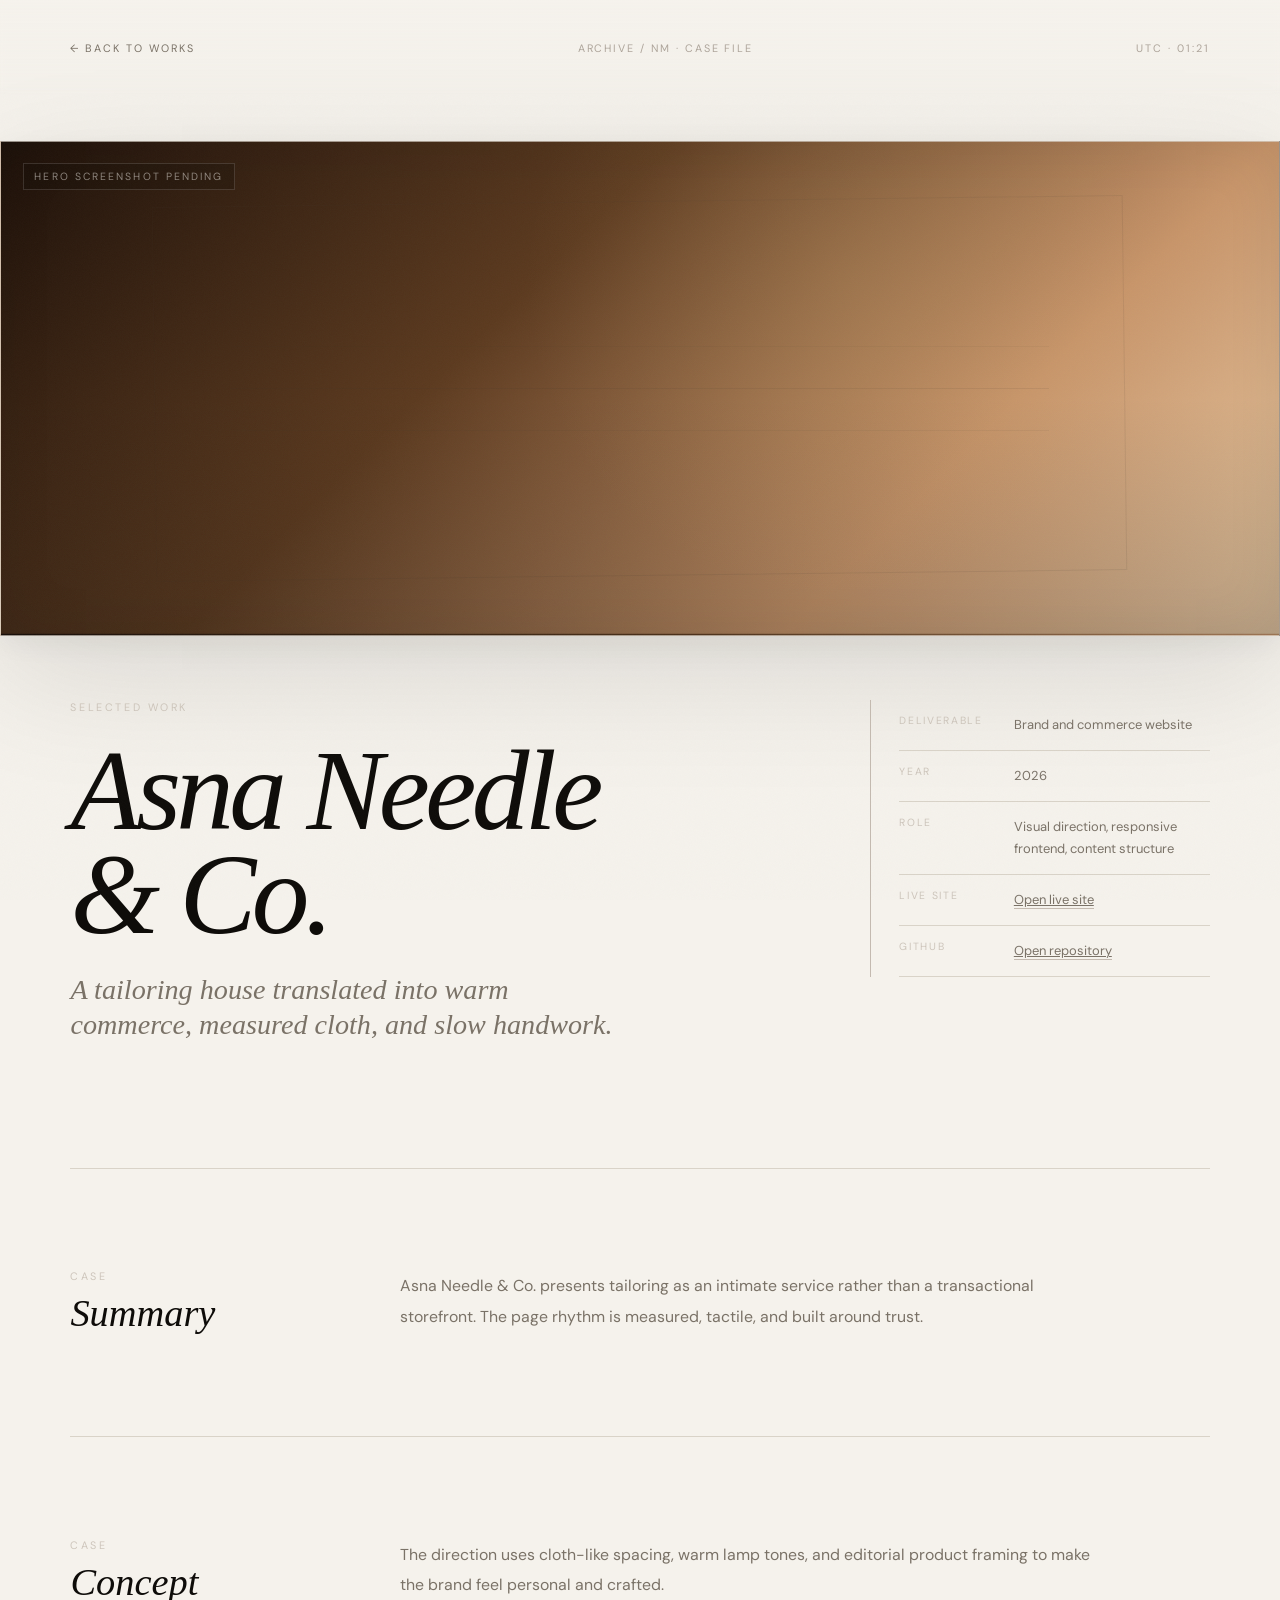
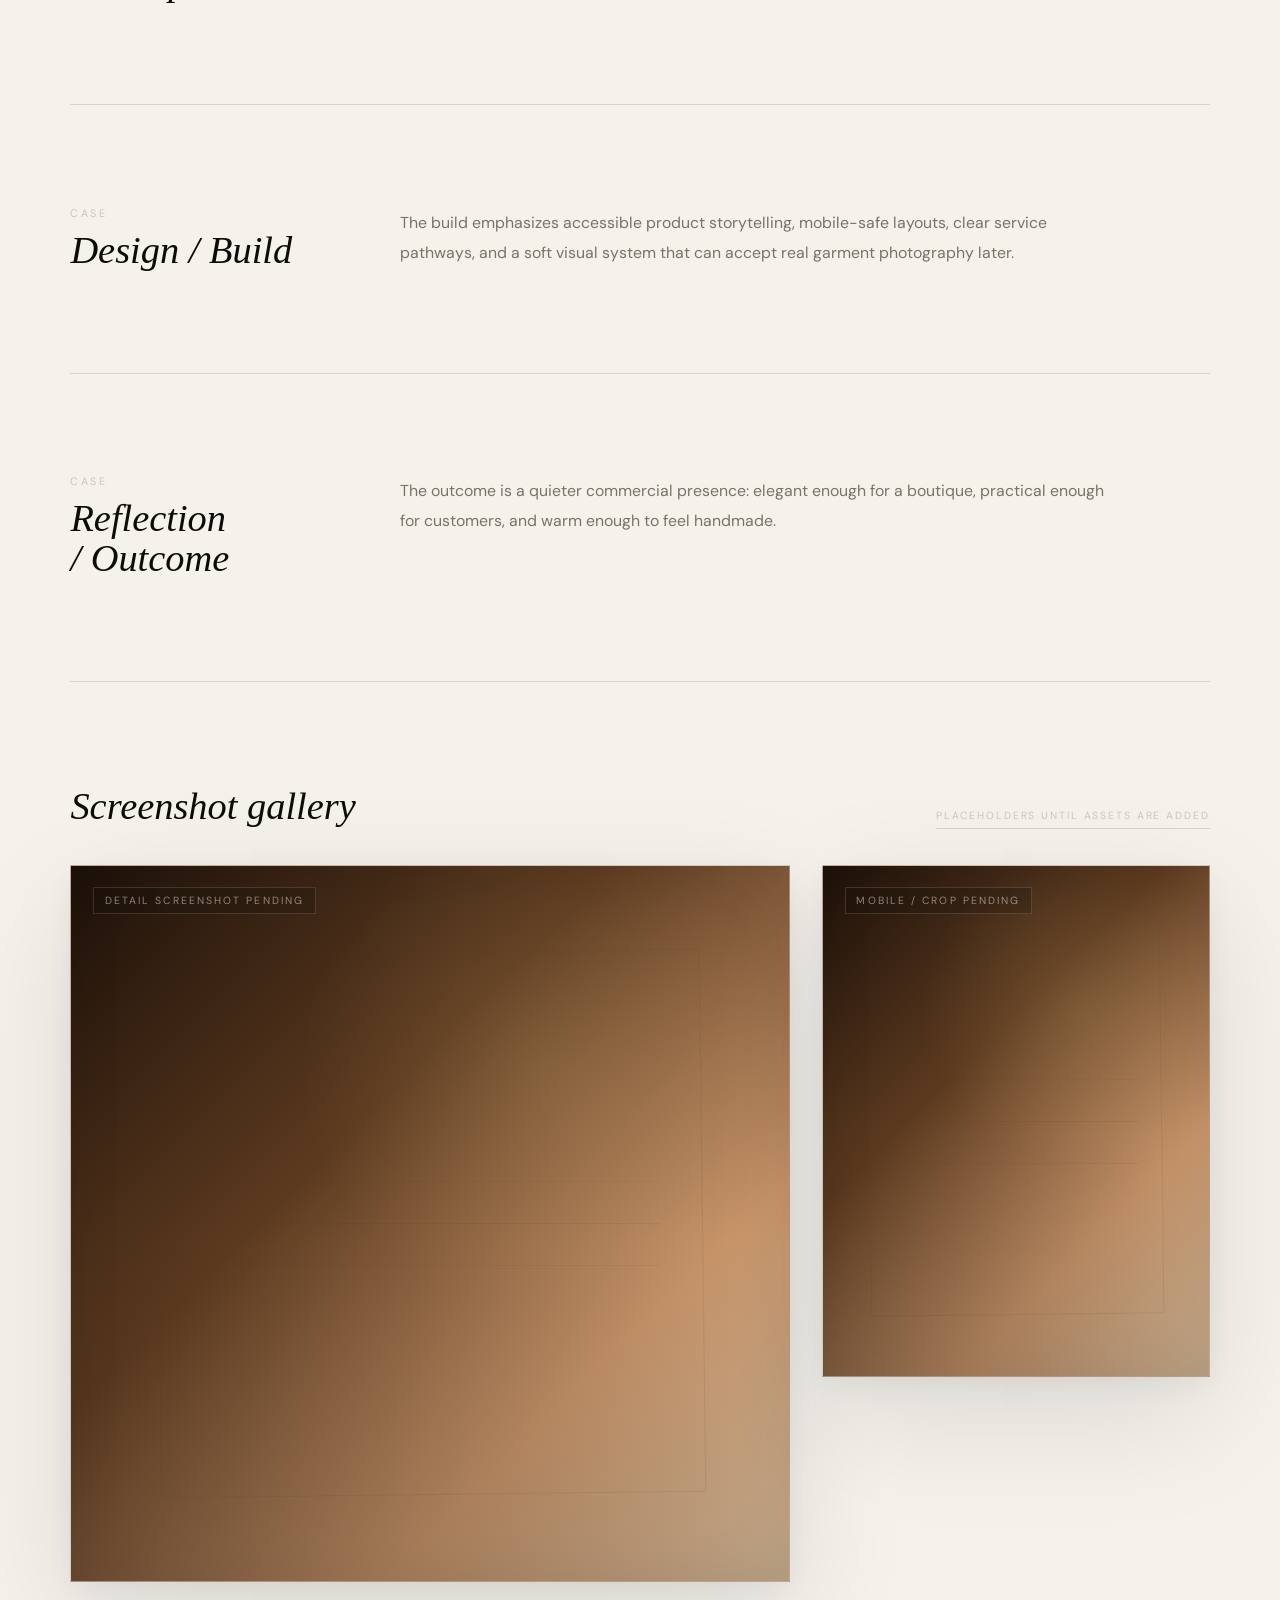
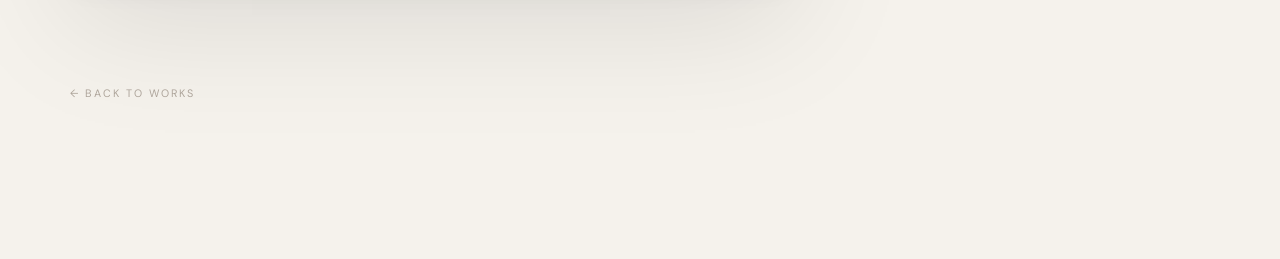
<file: projects/asna-needle.html>
<!DOCTYPE html>
<html lang="en">
<head>
<meta charset="UTF-8">
<meta name="viewport" content="width=device-width, initial-scale=1.0">
<title>Asna Needle &amp; Co. — Archive / NM Case File</title>
<link href="https://fonts.googleapis.com/css2?family=DM+Sans:ital,opsz,wght@0,9..40,300;0,9..40,400;0,9..40,500;1,9..40,300&family=DM+Serif+Display:ital@0;1&display=swap" rel="stylesheet">
<link rel="stylesheet" href="project.css">
</head>
<body>
<div class="grain" aria-hidden="true"></div>
<nav class="project-nav reveal-soft" aria-label="Project navigation">
  <a class="nav-link stagger-child" href="../index.html#works">← Back to works</a>
  <span class="nav-mark stagger-child">Archive / NM · Case file</span>
  <span class="nav-time stagger-child" id="nav-time"></span>
</nav>
<header class="hero">
  <div class="hero-image project-hero-reveal tone-warm" data-asset="../assets/projects/asna-needle-hero.webp" data-label="Hero screenshot pending" role="img" aria-label="Asna Needle &amp; Co. full bleed screenshot placeholder">
    <span class="placeholder" aria-hidden="true"></span>
  </div>
  <div class="hero-title reveal-up">
    <div>
      <p class="kicker">Selected work</p>
      <h1>Asna Needle &amp; Co.</h1>
      <p class="subtitle">A tailoring house translated into warm commerce, measured cloth, and slow handwork.</p>
    </div>
    <dl class="meta-card">
      <div class="meta-row"><dt>Deliverable</dt><dd>Brand and commerce website</dd></div>
      <div class="meta-row"><dt>Year</dt><dd>2026</dd></div>
      <div class="meta-row"><dt>Role</dt><dd>Visual direction, responsive frontend, content structure</dd></div>
      <div class="meta-row"><dt>Live Site</dt><dd><a href="https://nmethylpyrrolinium.github.io/asnaneedle.studio/">Open live site</a></dd></div>
      <div class="meta-row"><dt>GitHub</dt><dd><a href="https://github.com/nmethylpyrrolinium/asnaneedle.studio">Open repository</a></dd></div>
    </dl>
  </div>
</header>
<main>
  <section class="case-section reveal-up" aria-labelledby="summary"><h2 id="summary">Summary</h2><div class="case-copy"><p>Asna Needle &amp; Co. presents tailoring as an intimate service rather than a transactional storefront. The page rhythm is measured, tactile, and built around trust.</p></div></section>
  <section class="case-section reveal-up" aria-labelledby="concept"><h2 id="concept">Concept</h2><div class="case-copy"><p>The direction uses cloth-like spacing, warm lamp tones, and editorial product framing to make the brand feel personal and crafted.</p></div></section>
  <section class="case-section reveal-up" aria-labelledby="build"><h2 id="build">Design / Build</h2><div class="case-copy"><p>The build emphasizes accessible product storytelling, mobile-safe layouts, clear service pathways, and a soft visual system that can accept real garment photography later.</p></div></section>
  <section class="case-section reveal-up" aria-labelledby="outcome"><h2 id="outcome">Reflection / Outcome</h2><div class="case-copy"><p>The outcome is a quieter commercial presence: elegant enough for a boutique, practical enough for customers, and warm enough to feel handmade.</p></div></section>
  <section class="gallery reveal-up" aria-labelledby="gallery">
    <div class="gallery-head"><h2 id="gallery">Screenshot gallery</h2><span class="gallery-note">Placeholders until assets are added</span></div>
    <div class="shots">
      <div class="shot reveal-soft tall tone-warm" data-asset="../assets/projects/asna-needle-detail.webp" data-label="Detail screenshot pending" role="img" aria-label="Asna Needle &amp; Co. detail screenshot placeholder"><span class="placeholder" aria-hidden="true"></span></div>
      <div class="shot reveal-soft tone-warm" data-asset="../assets/projects/asna-needle-hero.webp" data-label="Mobile / crop pending" role="img" aria-label="Asna Needle &amp; Co. secondary screenshot placeholder"><span class="placeholder" aria-hidden="true"></span></div>
    </div>
  </section>
  <a class="back-link reveal-soft" href="../index.html#works">← Back to Works</a>
</main>
<script>
function tick(){const t=new Date().toLocaleTimeString('en-GB',{timeZone:'UTC',hour:'2-digit',minute:'2-digit',hour12:false});const el=document.getElementById('nav-time');if(el)el.textContent='UTC · '+t;}
tick();setInterval(tick,15000);
function loadPanel(panel){if(panel.dataset.loaded)return;panel.dataset.loaded='true';const src=panel.dataset.asset;const img=new Image();img.loading='lazy';img.decoding='async';img.onload=()=>{panel.style.backgroundImage=`linear-gradient(to top,rgba(10,10,10,.28),transparent 50%),url(${src})`;panel.classList.add('has-image');};img.src=src;}
const panels=document.querySelectorAll('[data-asset]');if('IntersectionObserver' in window){const observer=new IntersectionObserver(entries=>{entries.forEach(entry=>{if(entry.isIntersecting){loadPanel(entry.target);observer.unobserve(entry.target);}});},{rootMargin:'360px'});panels.forEach(panel=>observer.observe(panel));}else{panels.forEach(loadPanel);}

const reduce=window.matchMedia('(prefers-reduced-motion: reduce)').matches;
const revealTargets=document.querySelectorAll('.reveal,.reveal-up,.reveal-soft,.stagger-child,.project-hero-reveal');
if(reduce){revealTargets.forEach(el=>el.classList.add('is-visible'));}
else if('IntersectionObserver' in window){
  const ro=new IntersectionObserver(entries=>{entries.forEach(entry=>{if(entry.isIntersecting){entry.target.classList.add('is-visible');ro.unobserve(entry.target);}});},{threshold:.12,rootMargin:'0px 0px -8% 0px'});
  revealTargets.forEach(el=>ro.observe(el));
}else{revealTargets.forEach(el=>el.classList.add('is-visible'));}
window.addEventListener('load',()=>{
  document.querySelector('.project-nav')?.classList.add('is-visible');
  document.querySelectorAll('.project-nav .stagger-child').forEach((el,i)=>setTimeout(()=>el.classList.add('is-visible'),i*70));
  document.querySelector('.project-hero-reveal')?.classList.add('is-visible');
});
</script><script src="project-interactive.js"></script>
</body>
</html>
</file>
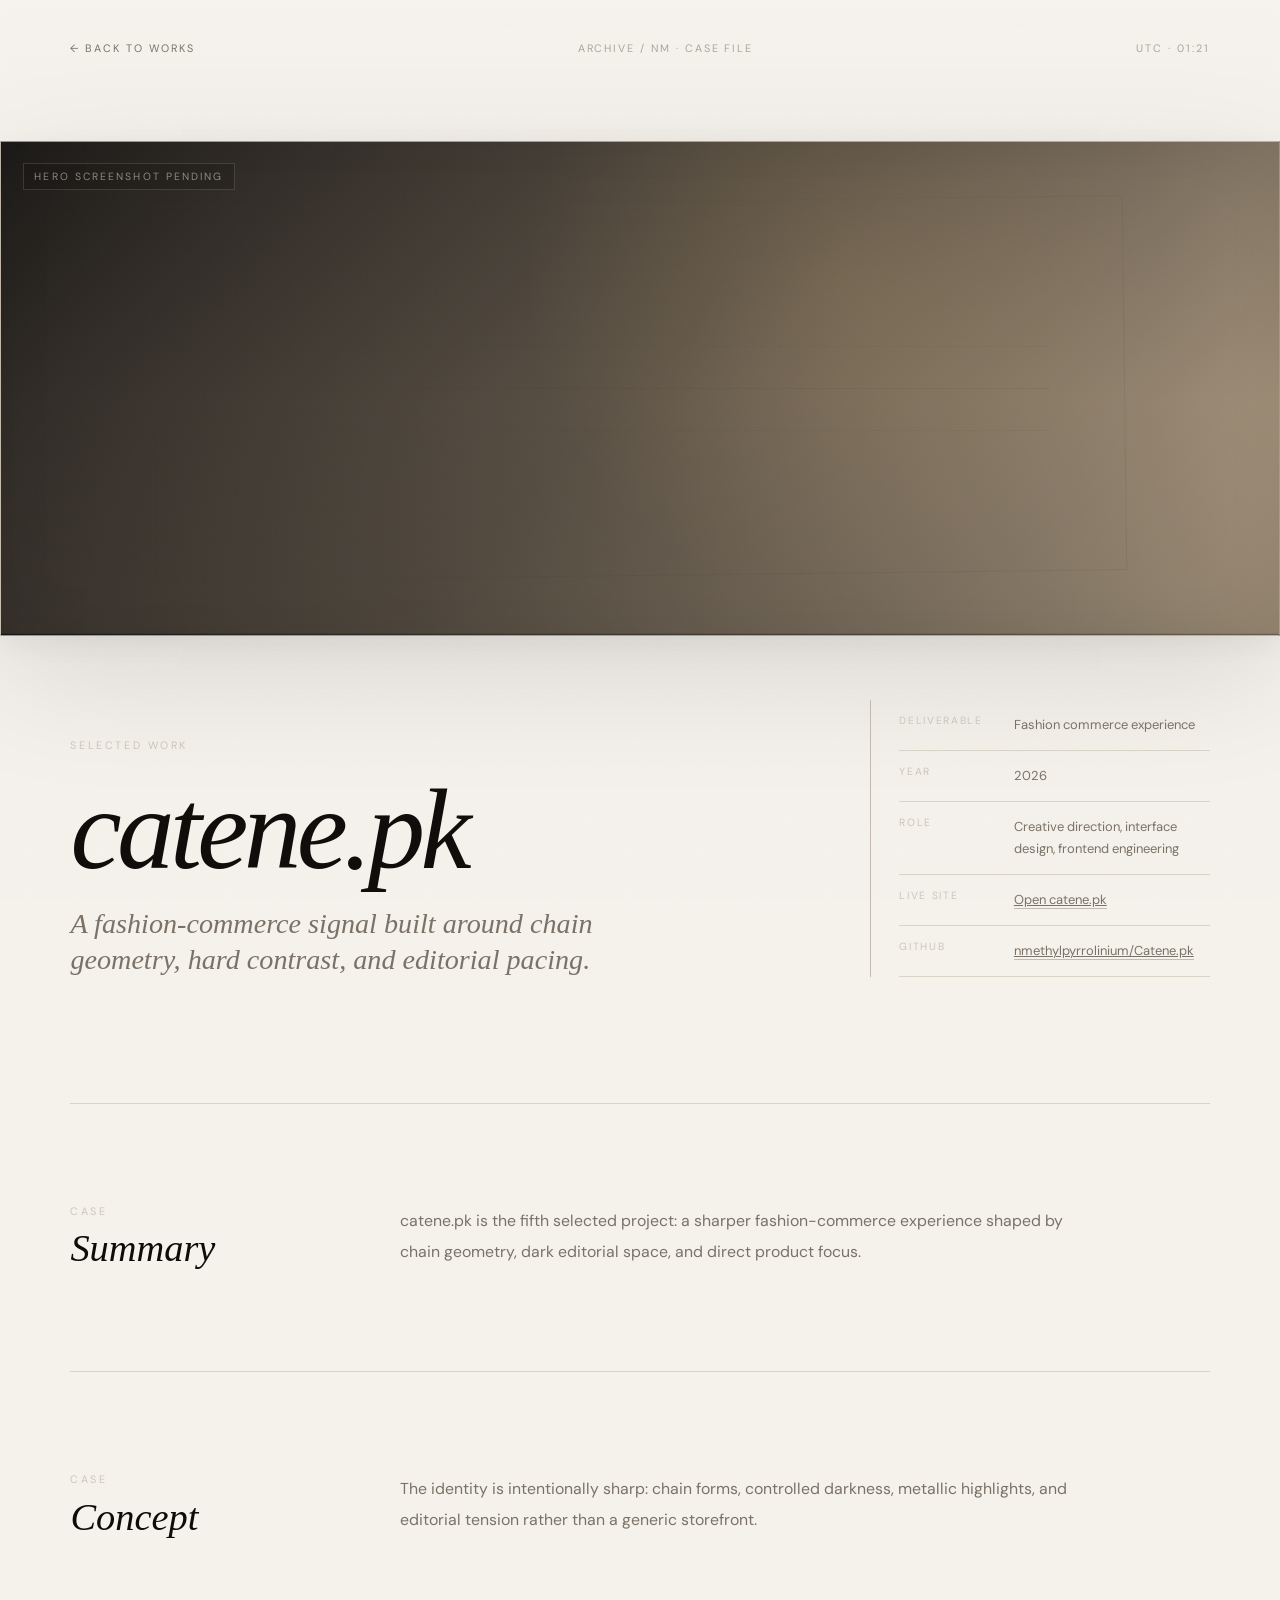
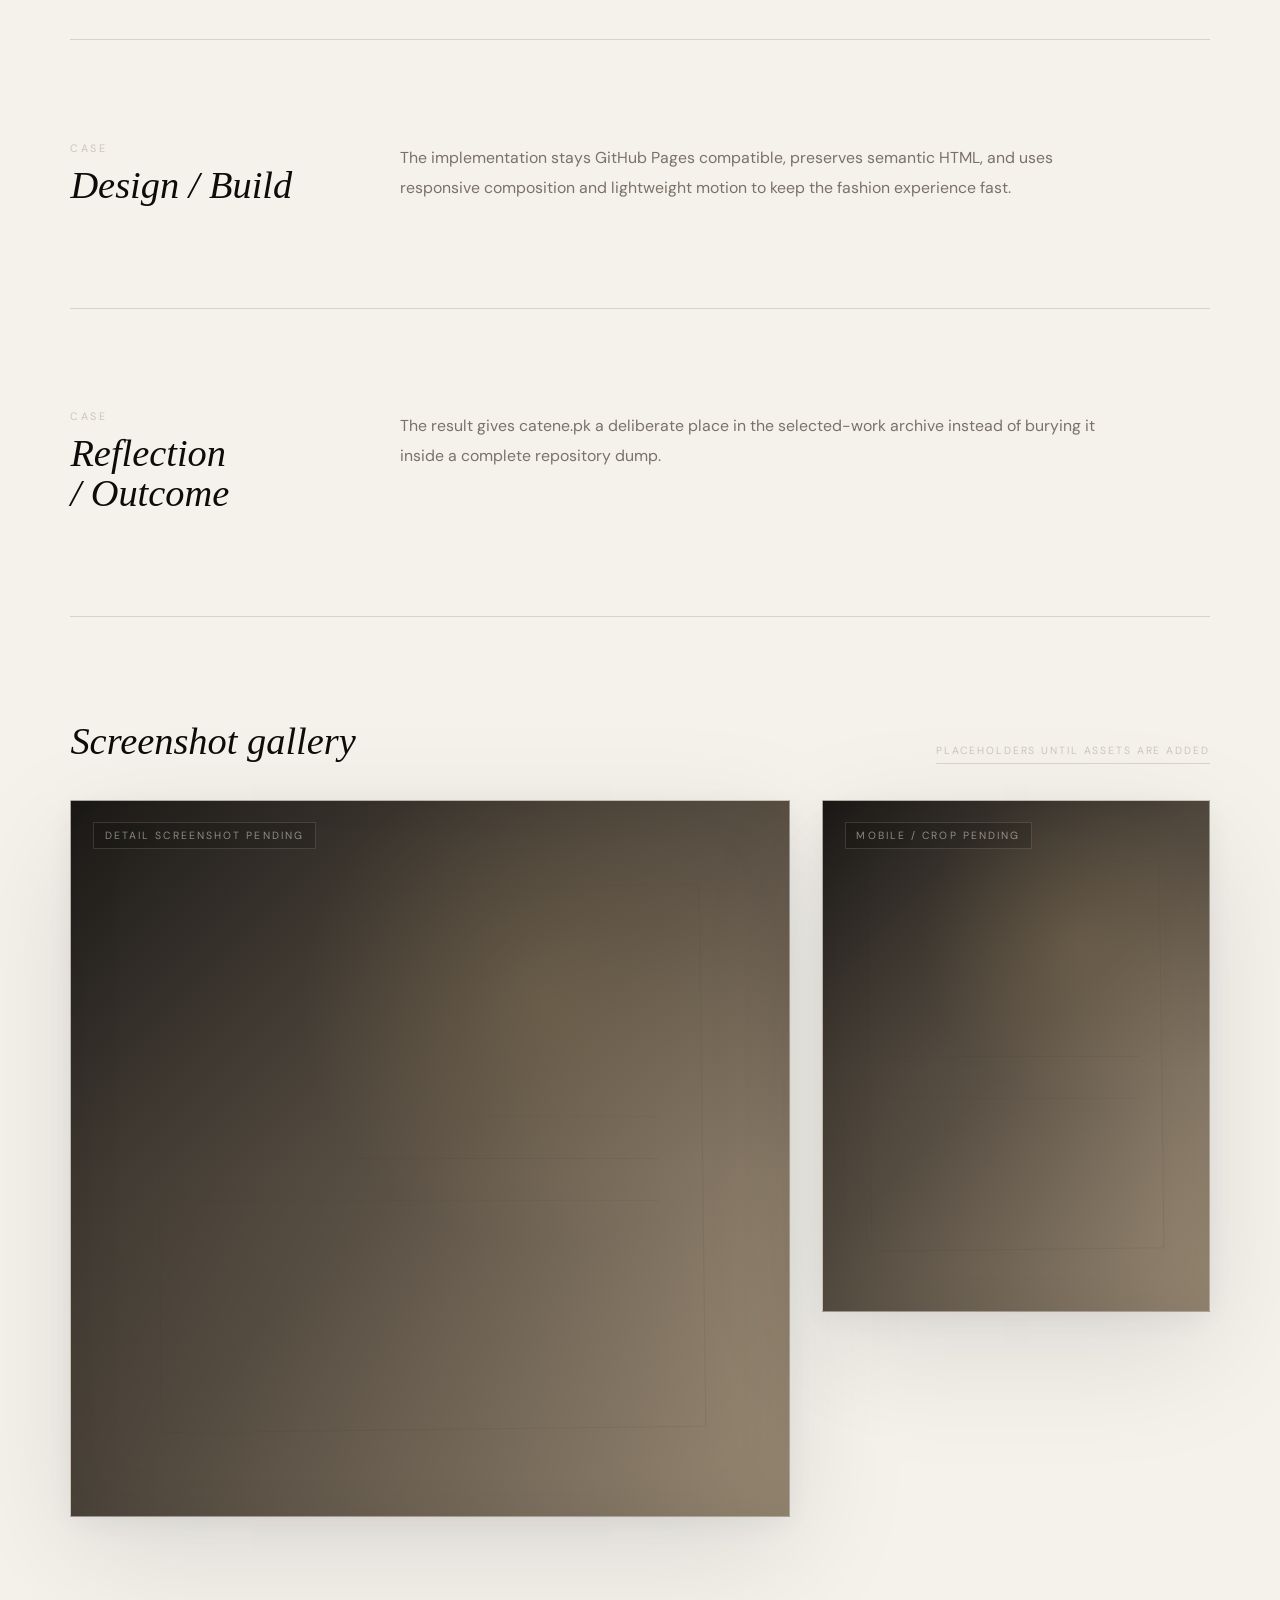
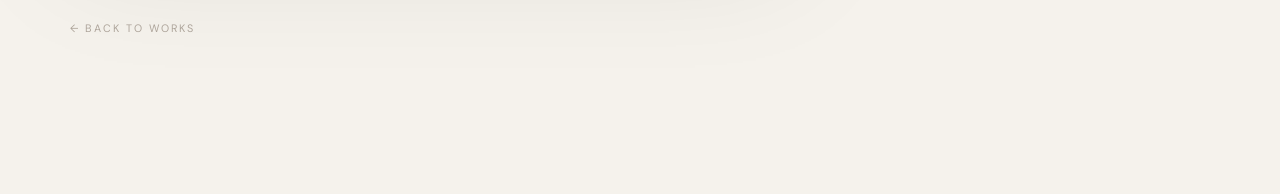
<file: projects/catene.html>
<!DOCTYPE html>
<html lang="en">
<head>
<meta charset="UTF-8">
<meta name="viewport" content="width=device-width, initial-scale=1.0">
<title>catene.pk — Archive / NM Case File</title>
<link href="https://fonts.googleapis.com/css2?family=DM+Sans:ital,opsz,wght@0,9..40,300;0,9..40,400;0,9..40,500;1,9..40,300&family=DM+Serif+Display:ital@0;1&display=swap" rel="stylesheet">
<link rel="stylesheet" href="project.css">
</head>
<body>
<div class="grain" aria-hidden="true"></div>
<nav class="project-nav reveal-soft" aria-label="Project navigation">
  <a class="nav-link stagger-child" href="../index.html#works">← Back to works</a>
  <span class="nav-mark stagger-child">Archive / NM · Case file</span>
  <span class="nav-time stagger-child" id="nav-time"></span>
</nav>
<header class="hero">
  <div class="hero-image project-hero-reveal tone-paper" data-asset="../assets/projects/catene-hero.webp" data-label="Hero screenshot pending" role="img" aria-label="catene.pk full bleed screenshot placeholder">
    <span class="placeholder" aria-hidden="true"></span>
  </div>
  <div class="hero-title reveal-up">
    <div>
      <p class="kicker">Selected work</p>
      <h1>catene.pk</h1>
      <p class="subtitle">A fashion-commerce signal built around chain geometry, hard contrast, and editorial pacing.</p>
    </div>
    <dl class="meta-card">
      <div class="meta-row"><dt>Deliverable</dt><dd>Fashion commerce experience</dd></div>
      <div class="meta-row"><dt>Year</dt><dd>2026</dd></div>
      <div class="meta-row"><dt>Role</dt><dd>Creative direction, interface design, frontend engineering</dd></div>
      <div class="meta-row"><dt>Live Site</dt><dd><a href="https://nmethylpyrrolinium.github.io/Catene.pk/">Open catene.pk</a></dd></div>
      <div class="meta-row"><dt>GitHub</dt><dd><a href="https://github.com/nmethylpyrrolinium/Catene.pk">nmethylpyrrolinium/Catene.pk</a></dd></div>
    </dl>
  </div>
</header>
<main>
  <section class="case-section reveal-up" aria-labelledby="summary"><h2 id="summary">Summary</h2><div class="case-copy"><p>catene.pk is the fifth selected project: a sharper fashion-commerce experience shaped by chain geometry, dark editorial space, and direct product focus.</p></div></section>
  <section class="case-section reveal-up" aria-labelledby="concept"><h2 id="concept">Concept</h2><div class="case-copy"><p>The identity is intentionally sharp: chain forms, controlled darkness, metallic highlights, and editorial tension rather than a generic storefront.</p></div></section>
  <section class="case-section reveal-up" aria-labelledby="build"><h2 id="build">Design / Build</h2><div class="case-copy"><p>The implementation stays GitHub Pages compatible, preserves semantic HTML, and uses responsive composition and lightweight motion to keep the fashion experience fast.</p></div></section>
  <section class="case-section reveal-up" aria-labelledby="outcome"><h2 id="outcome">Reflection / Outcome</h2><div class="case-copy"><p>The result gives catene.pk a deliberate place in the selected-work archive instead of burying it inside a complete repository dump.</p></div></section>
  <section class="gallery reveal-up" aria-labelledby="gallery">
    <div class="gallery-head"><h2 id="gallery">Screenshot gallery</h2><span class="gallery-note">Placeholders until assets are added</span></div>
    <div class="shots">
      <div class="shot reveal-soft tall tone-paper" data-asset="../assets/projects/catene-detail.webp" data-label="Detail screenshot pending" role="img" aria-label="catene.pk detail screenshot placeholder"><span class="placeholder" aria-hidden="true"></span></div>
      <div class="shot reveal-soft tone-paper" data-asset="../assets/projects/catene-hero.webp" data-label="Mobile / crop pending" role="img" aria-label="catene.pk secondary screenshot placeholder"><span class="placeholder" aria-hidden="true"></span></div>
    </div>
  </section>
  <a class="back-link reveal-soft" href="../index.html#works">← Back to Works</a>
</main>
<script>
function tick(){const t=new Date().toLocaleTimeString('en-GB',{timeZone:'UTC',hour:'2-digit',minute:'2-digit',hour12:false});const el=document.getElementById('nav-time');if(el)el.textContent='UTC · '+t;}
tick();setInterval(tick,15000);
function loadPanel(panel){if(panel.dataset.loaded)return;panel.dataset.loaded='true';const src=panel.dataset.asset;const img=new Image();img.loading='lazy';img.decoding='async';img.onload=()=>{panel.style.backgroundImage=`linear-gradient(to top,rgba(10,10,10,.28),transparent 50%),url(${src})`;panel.classList.add('has-image');};img.src=src;}
const panels=document.querySelectorAll('[data-asset]');if('IntersectionObserver' in window){const observer=new IntersectionObserver(entries=>{entries.forEach(entry=>{if(entry.isIntersecting){loadPanel(entry.target);observer.unobserve(entry.target);}});},{rootMargin:'360px'});panels.forEach(panel=>observer.observe(panel));}else{panels.forEach(loadPanel);}

const reduce=window.matchMedia('(prefers-reduced-motion: reduce)').matches;
const revealTargets=document.querySelectorAll('.reveal,.reveal-up,.reveal-soft,.stagger-child,.project-hero-reveal');
if(reduce){revealTargets.forEach(el=>el.classList.add('is-visible'));}
else if('IntersectionObserver' in window){
  const ro=new IntersectionObserver(entries=>{entries.forEach(entry=>{if(entry.isIntersecting){entry.target.classList.add('is-visible');ro.unobserve(entry.target);}});},{threshold:.12,rootMargin:'0px 0px -8% 0px'});
  revealTargets.forEach(el=>ro.observe(el));
}else{revealTargets.forEach(el=>el.classList.add('is-visible'));}
window.addEventListener('load',()=>{
  document.querySelector('.project-nav')?.classList.add('is-visible');
  document.querySelectorAll('.project-nav .stagger-child').forEach((el,i)=>setTimeout(()=>el.classList.add('is-visible'),i*70));
  document.querySelector('.project-hero-reveal')?.classList.add('is-visible');
});
</script><script src="project-interactive.js"></script>
</body>
</html>
</file>
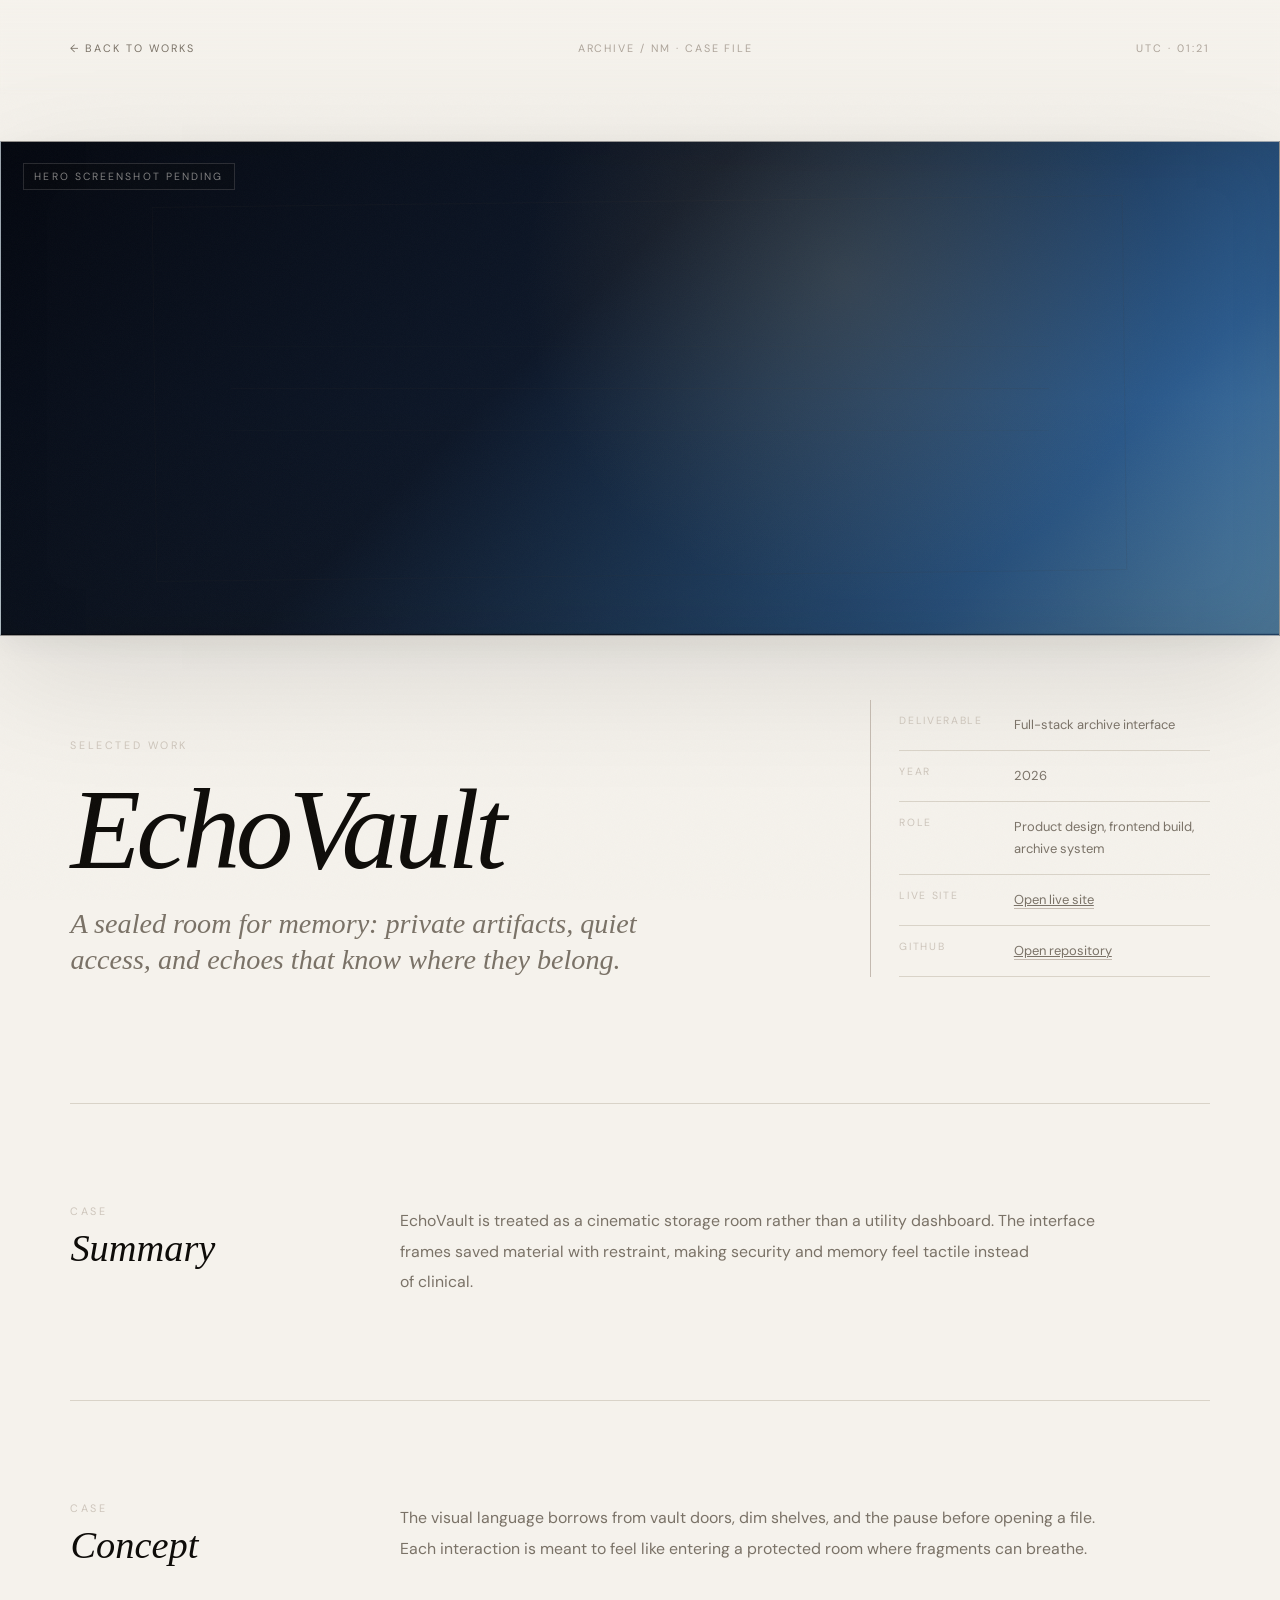
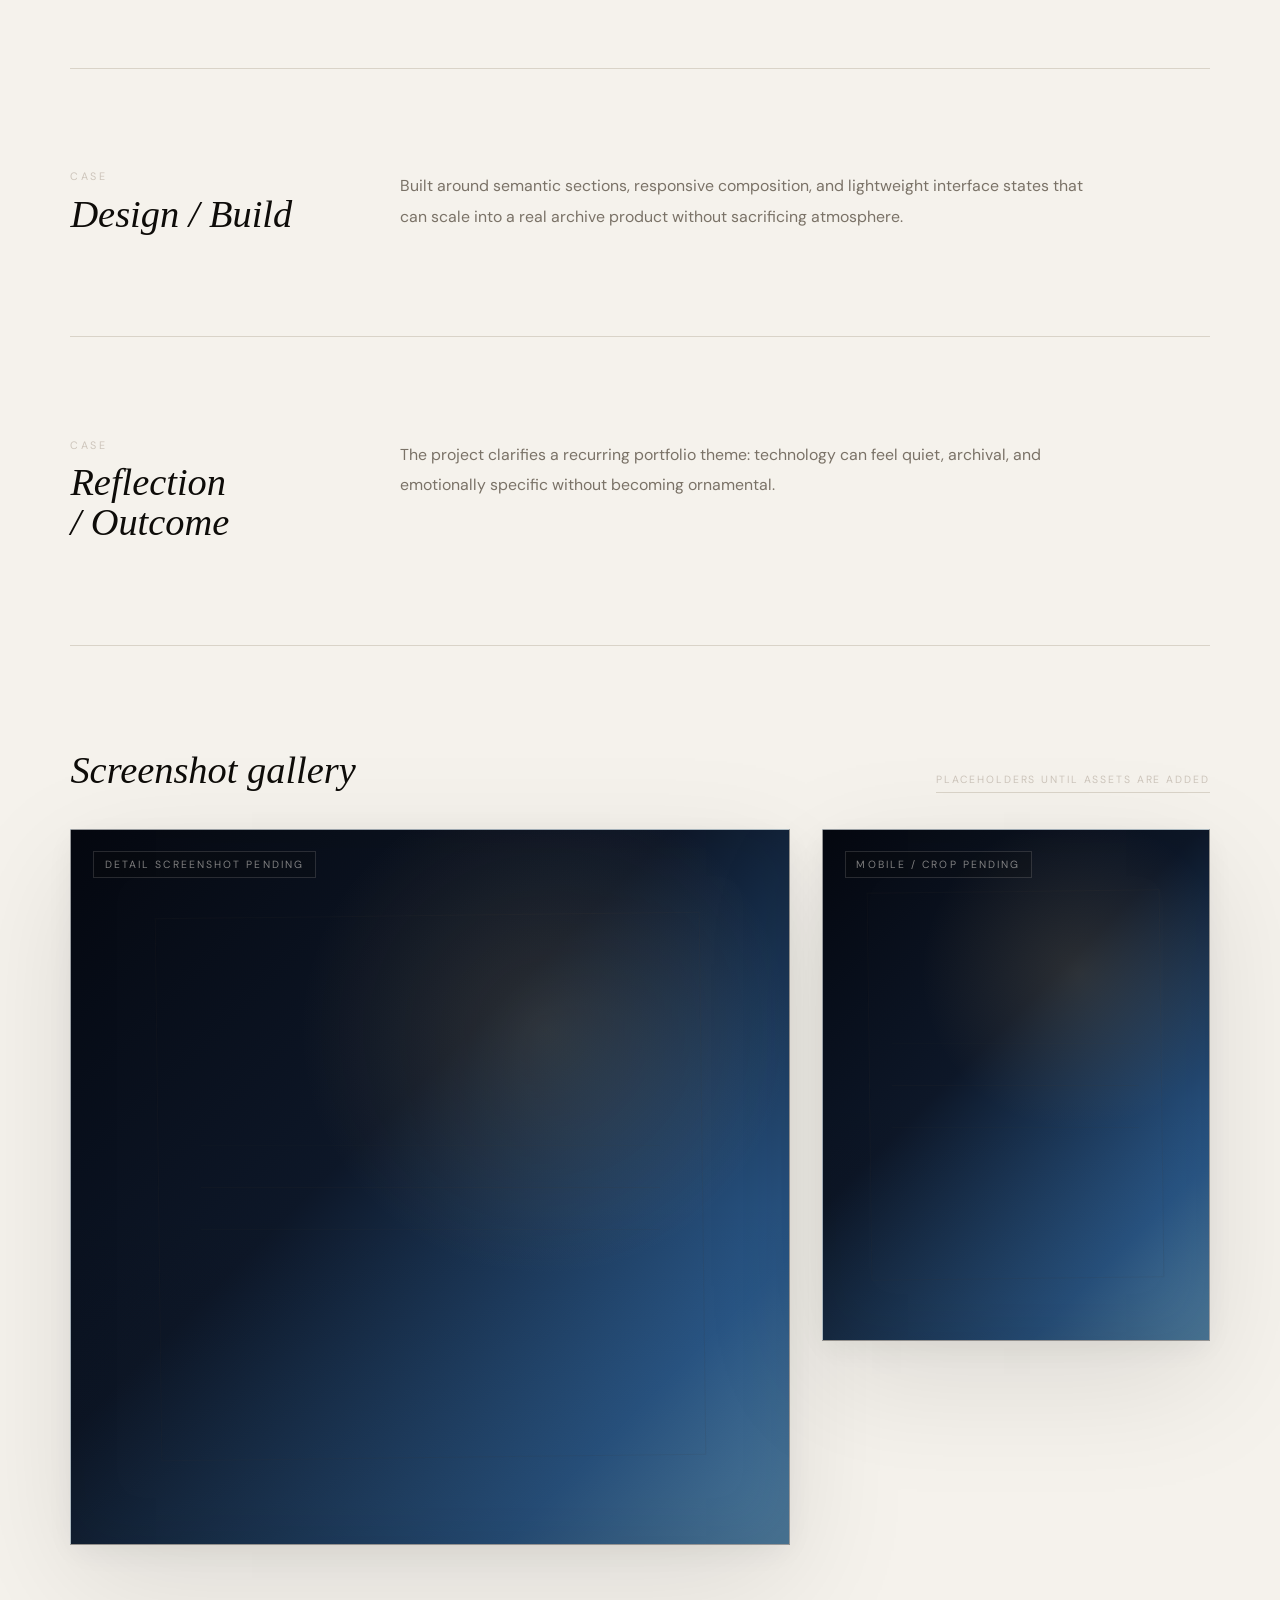
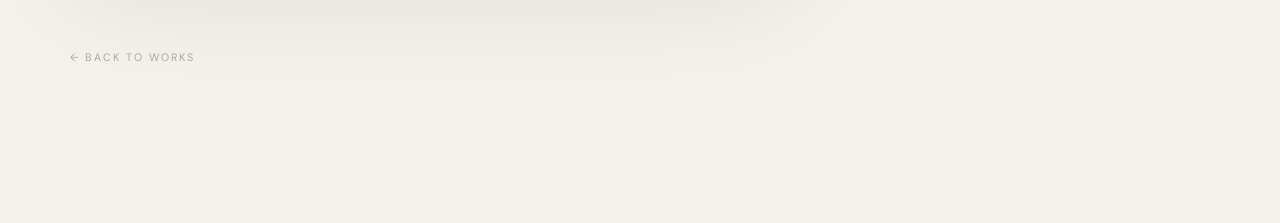
<file: projects/echovault.html>
<!DOCTYPE html>
<html lang="en">
<head>
<meta charset="UTF-8">
<meta name="viewport" content="width=device-width, initial-scale=1.0">
<title>EchoVault — Archive / NM Case File</title>
<link href="https://fonts.googleapis.com/css2?family=DM+Sans:ital,opsz,wght@0,9..40,300;0,9..40,400;0,9..40,500;1,9..40,300&family=DM+Serif+Display:ital@0;1&display=swap" rel="stylesheet">
<link rel="stylesheet" href="project.css">
</head>
<body>
<div class="grain" aria-hidden="true"></div>
<nav class="project-nav reveal-soft" aria-label="Project navigation">
  <a class="nav-link stagger-child" href="../index.html#works">← Back to works</a>
  <span class="nav-mark stagger-child">Archive / NM · Case file</span>
  <span class="nav-time stagger-child" id="nav-time"></span>
</nav>
<header class="hero">
  <div class="hero-image project-hero-reveal tone-dark" data-asset="../assets/projects/echovault-hero.webp" data-label="Hero screenshot pending" role="img" aria-label="EchoVault full bleed screenshot placeholder">
    <span class="placeholder" aria-hidden="true"></span>
  </div>
  <div class="hero-title reveal-up">
    <div>
      <p class="kicker">Selected work</p>
      <h1>EchoVault</h1>
      <p class="subtitle">A sealed room for memory: private artifacts, quiet access, and echoes that know where they belong.</p>
    </div>
    <dl class="meta-card">
      <div class="meta-row"><dt>Deliverable</dt><dd>Full-stack archive interface</dd></div>
      <div class="meta-row"><dt>Year</dt><dd>2026</dd></div>
      <div class="meta-row"><dt>Role</dt><dd>Product design, frontend build, archive system</dd></div>
      <div class="meta-row"><dt>Live Site</dt><dd><a href="https://nmethylpyrrolinium.github.io/echovault.com/">Open live site</a></dd></div>
      <div class="meta-row"><dt>GitHub</dt><dd><a href="https://github.com/nmethylpyrrolinium/echovault.com">Open repository</a></dd></div>
    </dl>
  </div>
</header>
<main>
  <section class="case-section reveal-up" aria-labelledby="summary"><h2 id="summary">Summary</h2><div class="case-copy"><p>EchoVault is treated as a cinematic storage room rather than a utility dashboard. The interface frames saved material with restraint, making security and memory feel tactile instead of clinical.</p></div></section>
  <section class="case-section reveal-up" aria-labelledby="concept"><h2 id="concept">Concept</h2><div class="case-copy"><p>The visual language borrows from vault doors, dim shelves, and the pause before opening a file. Each interaction is meant to feel like entering a protected room where fragments can breathe.</p></div></section>
  <section class="case-section reveal-up" aria-labelledby="build"><h2 id="build">Design / Build</h2><div class="case-copy"><p>Built around semantic sections, responsive composition, and lightweight interface states that can scale into a real archive product without sacrificing atmosphere.</p></div></section>
  <section class="case-section reveal-up" aria-labelledby="outcome"><h2 id="outcome">Reflection / Outcome</h2><div class="case-copy"><p>The project clarifies a recurring portfolio theme: technology can feel quiet, archival, and emotionally specific without becoming ornamental.</p></div></section>
  <section class="gallery reveal-up" aria-labelledby="gallery">
    <div class="gallery-head"><h2 id="gallery">Screenshot gallery</h2><span class="gallery-note">Placeholders until assets are added</span></div>
    <div class="shots">
      <div class="shot reveal-soft tall tone-dark" data-asset="../assets/projects/echovault-detail.webp" data-label="Detail screenshot pending" role="img" aria-label="EchoVault detail screenshot placeholder"><span class="placeholder" aria-hidden="true"></span></div>
      <div class="shot reveal-soft tone-dark" data-asset="../assets/projects/echovault-hero.webp" data-label="Mobile / crop pending" role="img" aria-label="EchoVault secondary screenshot placeholder"><span class="placeholder" aria-hidden="true"></span></div>
    </div>
  </section>
  <a class="back-link reveal-soft" href="../index.html#works">← Back to Works</a>
</main>
<script>
function tick(){const t=new Date().toLocaleTimeString('en-GB',{timeZone:'UTC',hour:'2-digit',minute:'2-digit',hour12:false});const el=document.getElementById('nav-time');if(el)el.textContent='UTC · '+t;}
tick();setInterval(tick,15000);
function loadPanel(panel){if(panel.dataset.loaded)return;panel.dataset.loaded='true';const src=panel.dataset.asset;const img=new Image();img.loading='lazy';img.decoding='async';img.onload=()=>{panel.style.backgroundImage=`linear-gradient(to top,rgba(10,10,10,.28),transparent 50%),url(${src})`;panel.classList.add('has-image');};img.src=src;}
const panels=document.querySelectorAll('[data-asset]');if('IntersectionObserver' in window){const observer=new IntersectionObserver(entries=>{entries.forEach(entry=>{if(entry.isIntersecting){loadPanel(entry.target);observer.unobserve(entry.target);}});},{rootMargin:'360px'});panels.forEach(panel=>observer.observe(panel));}else{panels.forEach(loadPanel);}

const reduce=window.matchMedia('(prefers-reduced-motion: reduce)').matches;
const revealTargets=document.querySelectorAll('.reveal,.reveal-up,.reveal-soft,.stagger-child,.project-hero-reveal');
if(reduce){revealTargets.forEach(el=>el.classList.add('is-visible'));}
else if('IntersectionObserver' in window){
  const ro=new IntersectionObserver(entries=>{entries.forEach(entry=>{if(entry.isIntersecting){entry.target.classList.add('is-visible');ro.unobserve(entry.target);}});},{threshold:.12,rootMargin:'0px 0px -8% 0px'});
  revealTargets.forEach(el=>ro.observe(el));
}else{revealTargets.forEach(el=>el.classList.add('is-visible'));}
window.addEventListener('load',()=>{
  document.querySelector('.project-nav')?.classList.add('is-visible');
  document.querySelectorAll('.project-nav .stagger-child').forEach((el,i)=>setTimeout(()=>el.classList.add('is-visible'),i*70));
  document.querySelector('.project-hero-reveal')?.classList.add('is-visible');
});
</script><script src="project-interactive.js"></script>
</body>
</html>
</file>
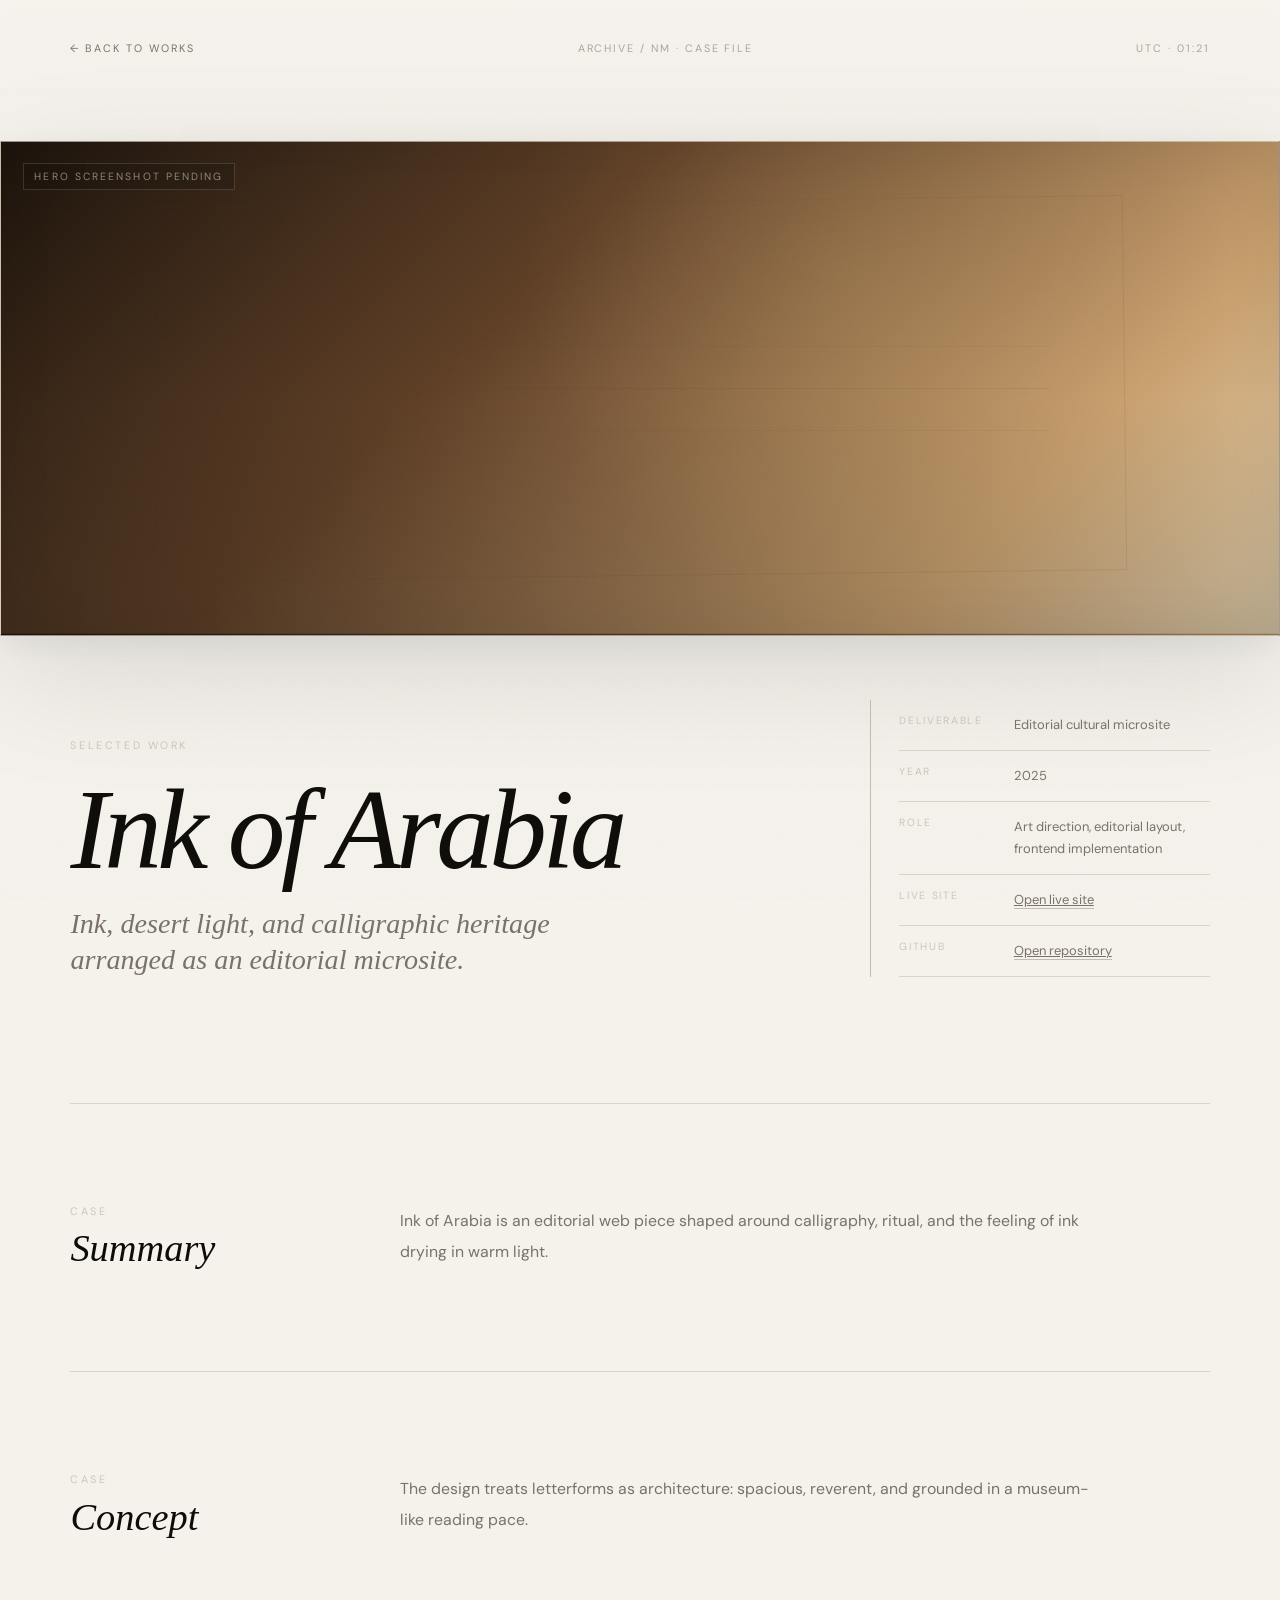
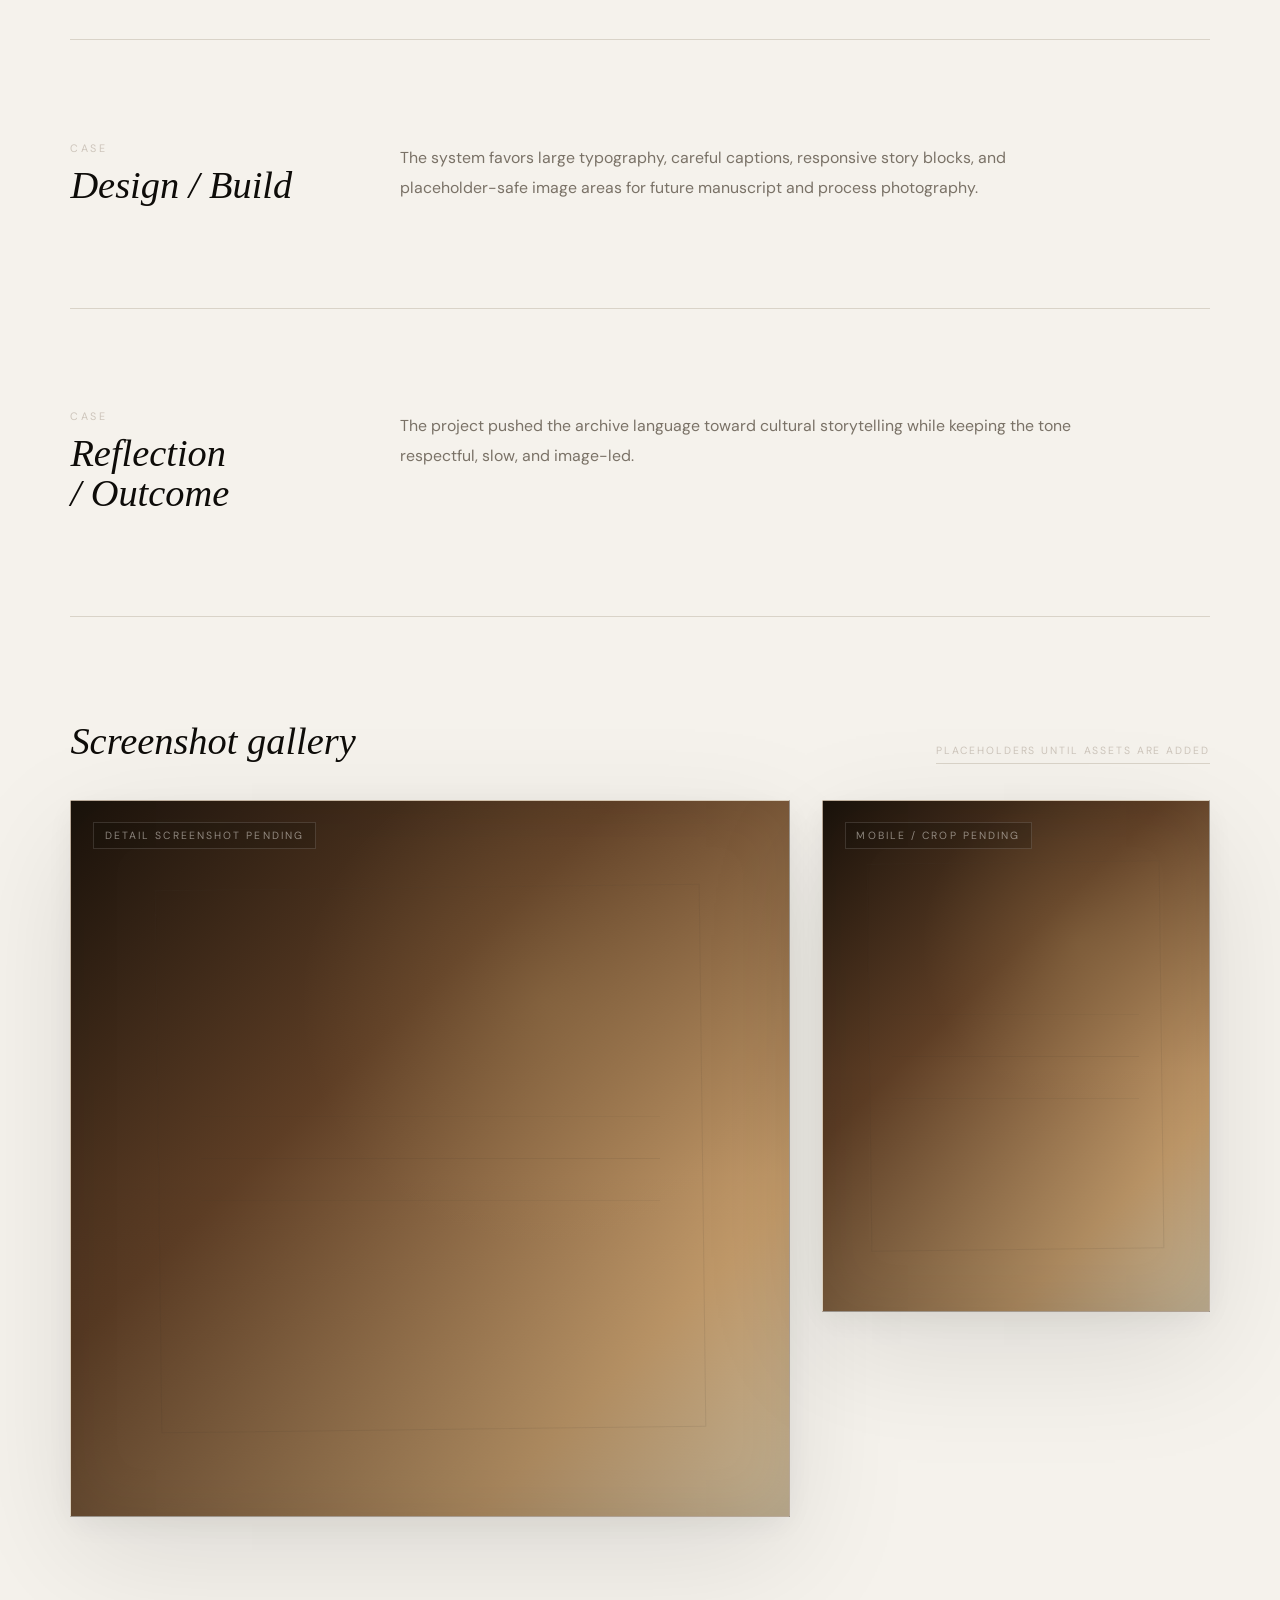
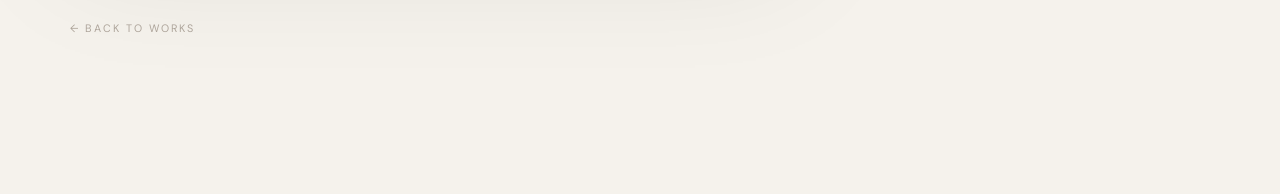
<file: projects/ink-of-arabia.html>
<!DOCTYPE html>
<html lang="en">
<head>
<meta charset="UTF-8">
<meta name="viewport" content="width=device-width, initial-scale=1.0">
<title>Ink of Arabia — Archive / NM Case File</title>
<link href="https://fonts.googleapis.com/css2?family=DM+Sans:ital,opsz,wght@0,9..40,300;0,9..40,400;0,9..40,500;1,9..40,300&family=DM+Serif+Display:ital@0;1&display=swap" rel="stylesheet">
<link rel="stylesheet" href="project.css">
</head>
<body>
<div class="grain" aria-hidden="true"></div>
<nav class="project-nav reveal-soft" aria-label="Project navigation">
  <a class="nav-link stagger-child" href="../index.html#works">← Back to works</a>
  <span class="nav-mark stagger-child">Archive / NM · Case file</span>
  <span class="nav-time stagger-child" id="nav-time"></span>
</nav>
<header class="hero">
  <div class="hero-image project-hero-reveal tone-ink" data-asset="../assets/projects/ink-of-arabia-hero.webp" data-label="Hero screenshot pending" role="img" aria-label="Ink of Arabia full bleed screenshot placeholder">
    <span class="placeholder" aria-hidden="true"></span>
  </div>
  <div class="hero-title reveal-up">
    <div>
      <p class="kicker">Selected work</p>
      <h1>Ink of Arabia</h1>
      <p class="subtitle">Ink, desert light, and calligraphic heritage arranged as an editorial microsite.</p>
    </div>
    <dl class="meta-card">
      <div class="meta-row"><dt>Deliverable</dt><dd>Editorial cultural microsite</dd></div>
      <div class="meta-row"><dt>Year</dt><dd>2025</dd></div>
      <div class="meta-row"><dt>Role</dt><dd>Art direction, editorial layout, frontend implementation</dd></div>
      <div class="meta-row"><dt>Live Site</dt><dd><a href="https://nmethylpyrrolinium.github.io/inkofarabia/">Open live site</a></dd></div>
      <div class="meta-row"><dt>GitHub</dt><dd><a href="https://github.com/nmethylpyrrolinium/inkofarabia">Open repository</a></dd></div>
    </dl>
  </div>
</header>
<main>
  <section class="case-section reveal-up" aria-labelledby="summary"><h2 id="summary">Summary</h2><div class="case-copy"><p>Ink of Arabia is an editorial web piece shaped around calligraphy, ritual, and the feeling of ink drying in warm light.</p></div></section>
  <section class="case-section reveal-up" aria-labelledby="concept"><h2 id="concept">Concept</h2><div class="case-copy"><p>The design treats letterforms as architecture: spacious, reverent, and grounded in a museum-like reading pace.</p></div></section>
  <section class="case-section reveal-up" aria-labelledby="build"><h2 id="build">Design / Build</h2><div class="case-copy"><p>The system favors large typography, careful captions, responsive story blocks, and placeholder-safe image areas for future manuscript and process photography.</p></div></section>
  <section class="case-section reveal-up" aria-labelledby="outcome"><h2 id="outcome">Reflection / Outcome</h2><div class="case-copy"><p>The project pushed the archive language toward cultural storytelling while keeping the tone respectful, slow, and image-led.</p></div></section>
  <section class="gallery reveal-up" aria-labelledby="gallery">
    <div class="gallery-head"><h2 id="gallery">Screenshot gallery</h2><span class="gallery-note">Placeholders until assets are added</span></div>
    <div class="shots">
      <div class="shot reveal-soft tall tone-ink" data-asset="../assets/projects/ink-of-arabia-detail.webp" data-label="Detail screenshot pending" role="img" aria-label="Ink of Arabia detail screenshot placeholder"><span class="placeholder" aria-hidden="true"></span></div>
      <div class="shot reveal-soft tone-ink" data-asset="../assets/projects/ink-of-arabia-hero.webp" data-label="Mobile / crop pending" role="img" aria-label="Ink of Arabia secondary screenshot placeholder"><span class="placeholder" aria-hidden="true"></span></div>
    </div>
  </section>
  <a class="back-link reveal-soft" href="../index.html#works">← Back to Works</a>
</main>
<script>
function tick(){const t=new Date().toLocaleTimeString('en-GB',{timeZone:'UTC',hour:'2-digit',minute:'2-digit',hour12:false});const el=document.getElementById('nav-time');if(el)el.textContent='UTC · '+t;}
tick();setInterval(tick,15000);
function loadPanel(panel){if(panel.dataset.loaded)return;panel.dataset.loaded='true';const src=panel.dataset.asset;const img=new Image();img.loading='lazy';img.decoding='async';img.onload=()=>{panel.style.backgroundImage=`linear-gradient(to top,rgba(10,10,10,.28),transparent 50%),url(${src})`;panel.classList.add('has-image');};img.src=src;}
const panels=document.querySelectorAll('[data-asset]');if('IntersectionObserver' in window){const observer=new IntersectionObserver(entries=>{entries.forEach(entry=>{if(entry.isIntersecting){loadPanel(entry.target);observer.unobserve(entry.target);}});},{rootMargin:'360px'});panels.forEach(panel=>observer.observe(panel));}else{panels.forEach(loadPanel);}

const reduce=window.matchMedia('(prefers-reduced-motion: reduce)').matches;
const revealTargets=document.querySelectorAll('.reveal,.reveal-up,.reveal-soft,.stagger-child,.project-hero-reveal');
if(reduce){revealTargets.forEach(el=>el.classList.add('is-visible'));}
else if('IntersectionObserver' in window){
  const ro=new IntersectionObserver(entries=>{entries.forEach(entry=>{if(entry.isIntersecting){entry.target.classList.add('is-visible');ro.unobserve(entry.target);}});},{threshold:.12,rootMargin:'0px 0px -8% 0px'});
  revealTargets.forEach(el=>ro.observe(el));
}else{revealTargets.forEach(el=>el.classList.add('is-visible'));}
window.addEventListener('load',()=>{
  document.querySelector('.project-nav')?.classList.add('is-visible');
  document.querySelectorAll('.project-nav .stagger-child').forEach((el,i)=>setTimeout(()=>el.classList.add('is-visible'),i*70));
  document.querySelector('.project-hero-reveal')?.classList.add('is-visible');
});
</script><script src="project-interactive.js"></script>
</body>
</html>
</file>
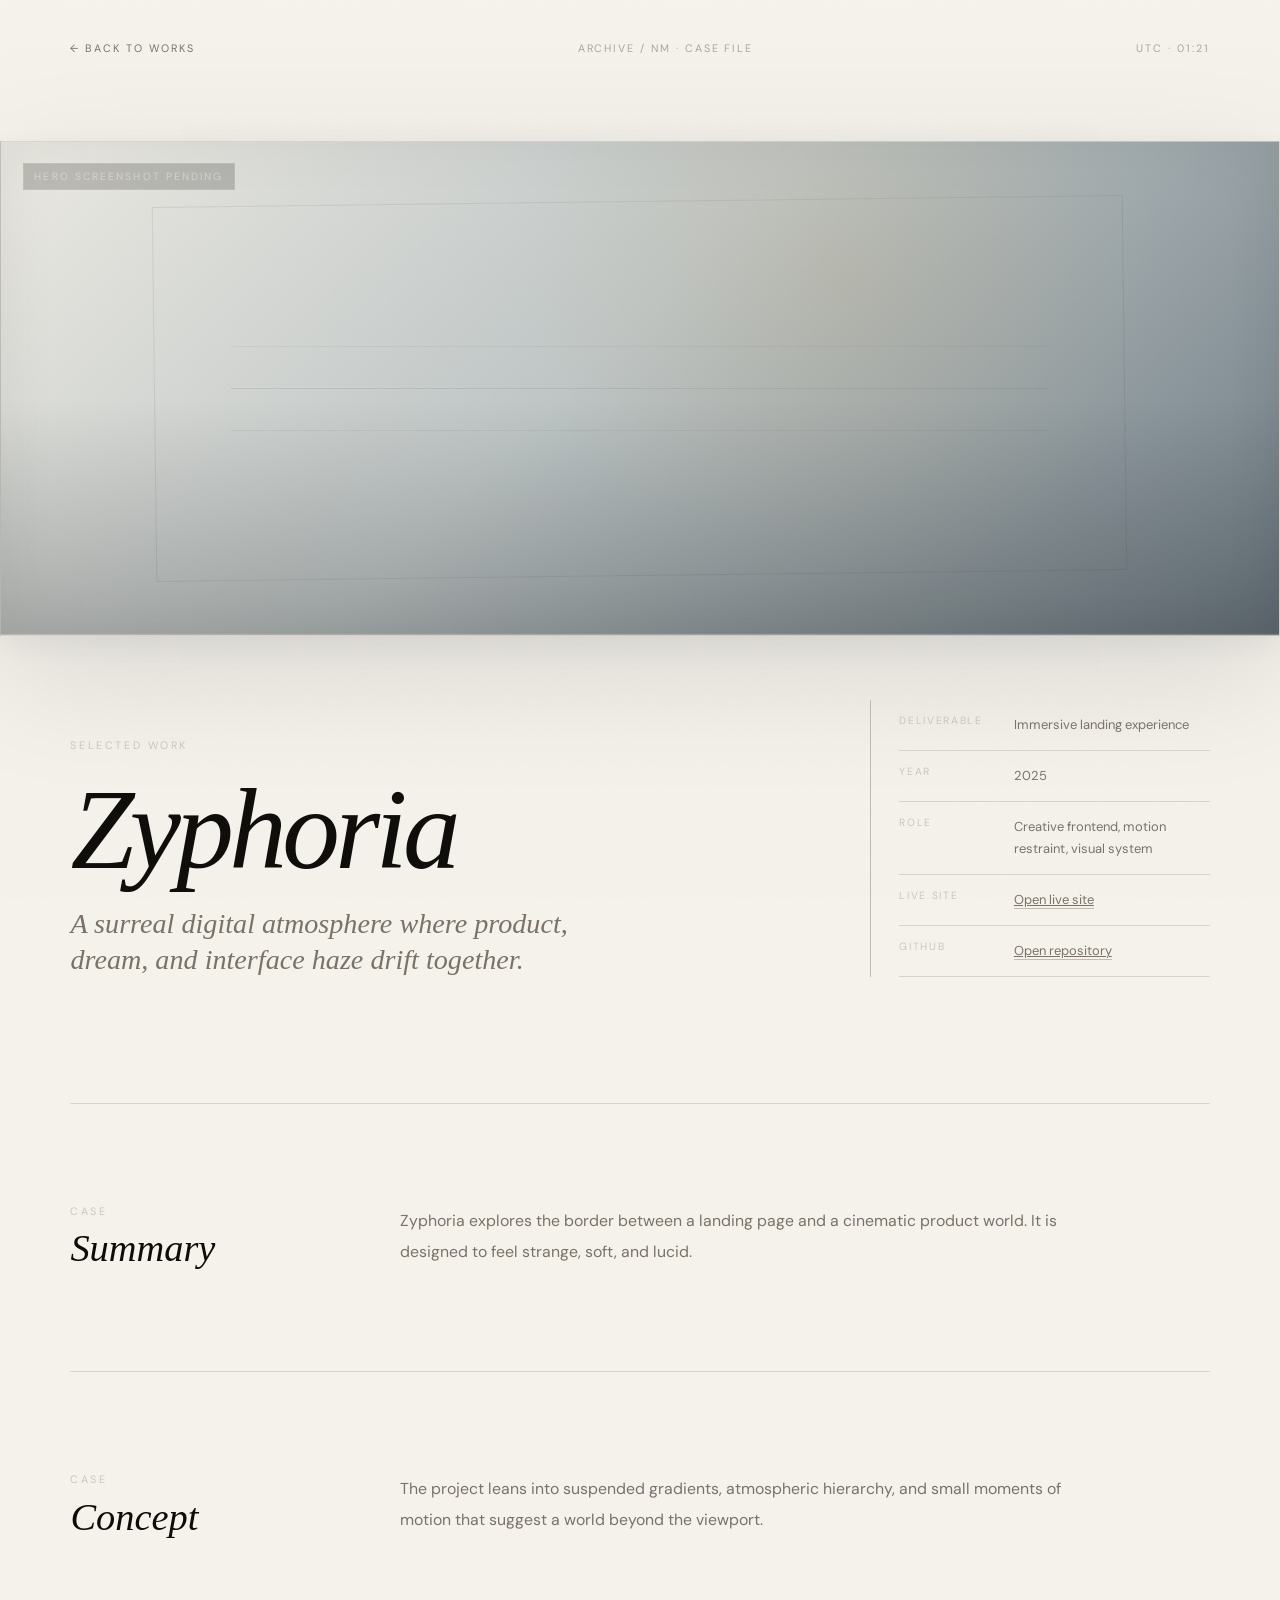
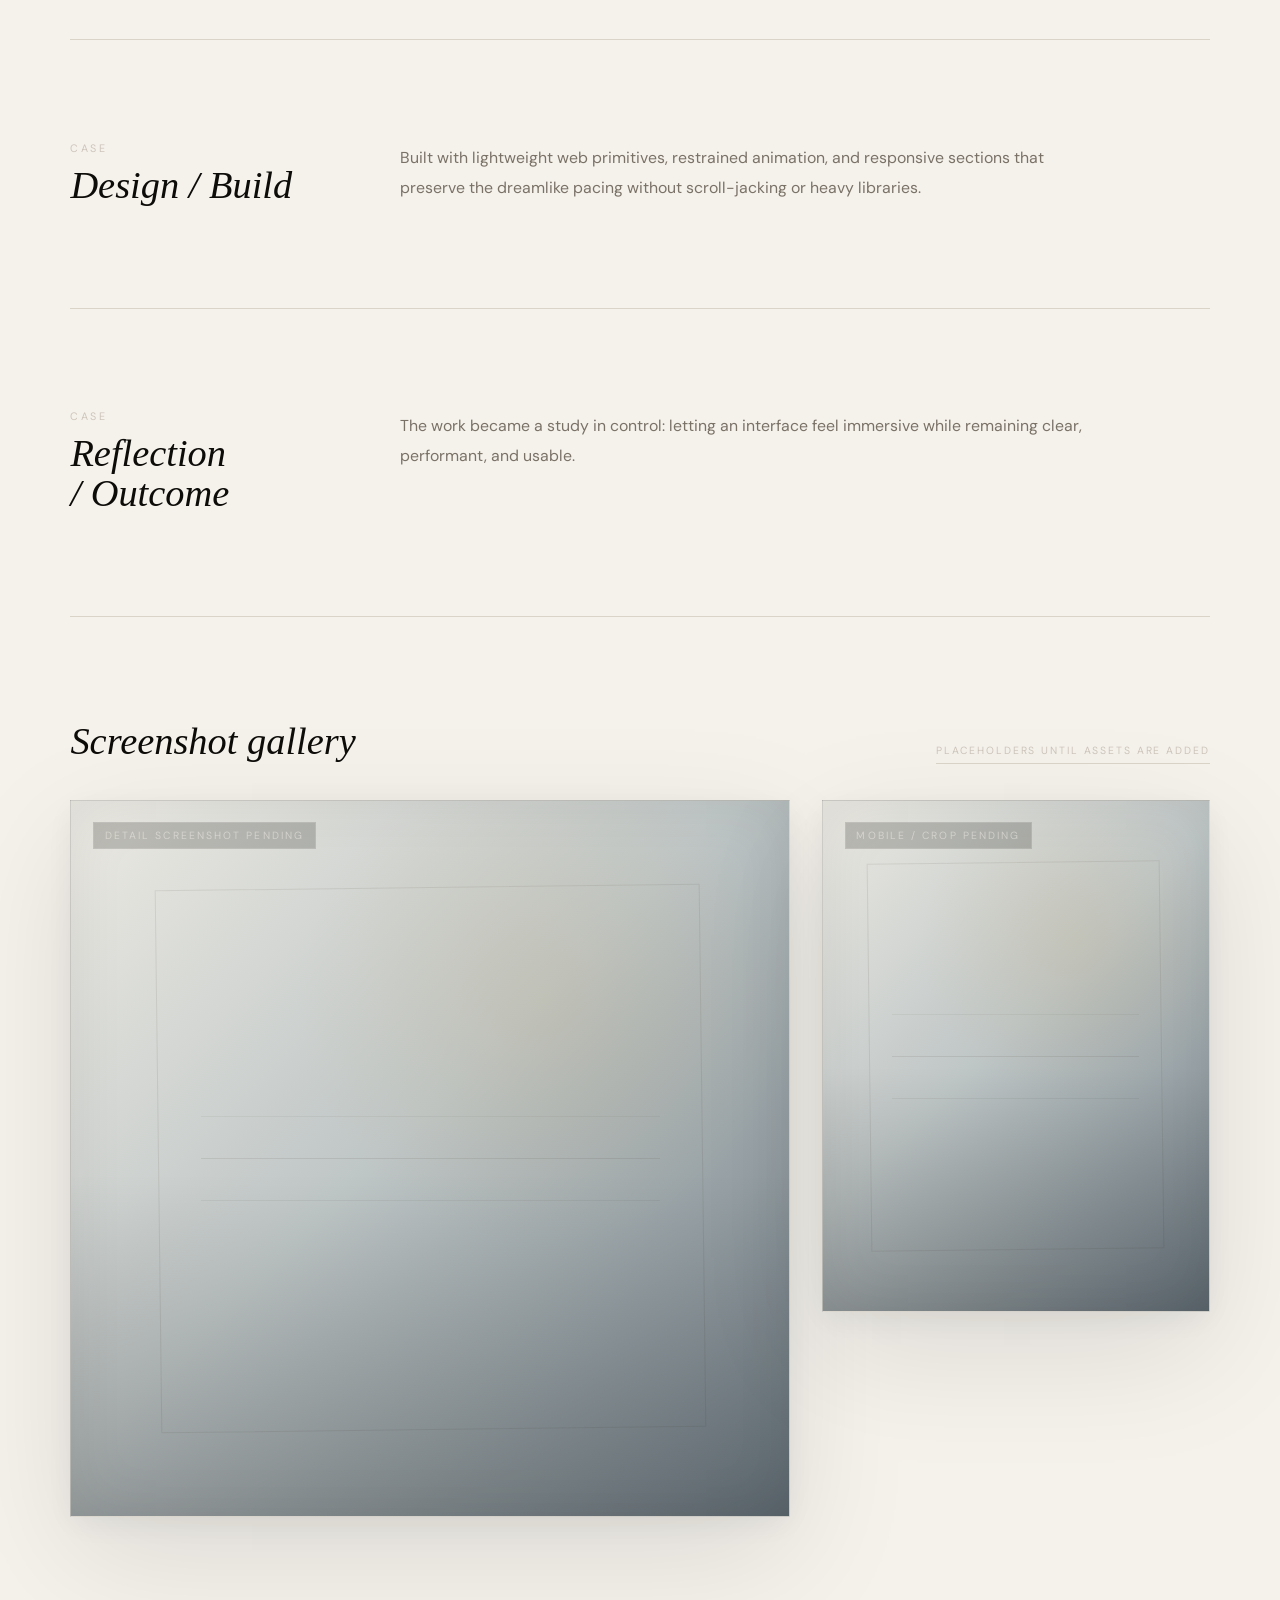
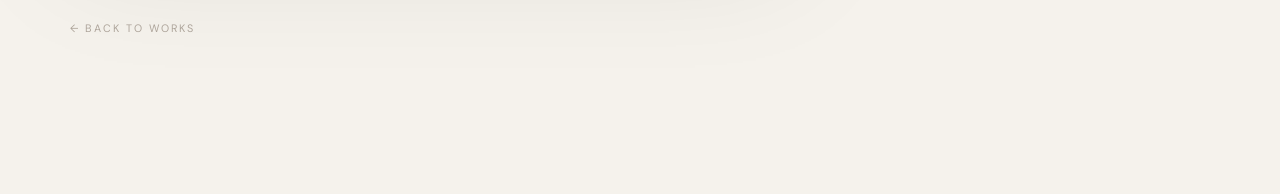
<file: projects/zyphoria.html>
<!DOCTYPE html>
<html lang="en">
<head>
<meta charset="UTF-8">
<meta name="viewport" content="width=device-width, initial-scale=1.0">
<title>Zyphoria — Archive / NM Case File</title>
<link href="https://fonts.googleapis.com/css2?family=DM+Sans:ital,opsz,wght@0,9..40,300;0,9..40,400;0,9..40,500;1,9..40,300&family=DM+Serif+Display:ital@0;1&display=swap" rel="stylesheet">
<link rel="stylesheet" href="project.css">
</head>
<body>
<div class="grain" aria-hidden="true"></div>
<nav class="project-nav reveal-soft" aria-label="Project navigation">
  <a class="nav-link stagger-child" href="../index.html#works">← Back to works</a>
  <span class="nav-mark stagger-child">Archive / NM · Case file</span>
  <span class="nav-time stagger-child" id="nav-time"></span>
</nav>
<header class="hero">
  <div class="hero-image project-hero-reveal tone-blue" data-asset="../assets/projects/zyphoria-hero.webp" data-label="Hero screenshot pending" role="img" aria-label="Zyphoria full bleed screenshot placeholder">
    <span class="placeholder" aria-hidden="true"></span>
  </div>
  <div class="hero-title reveal-up">
    <div>
      <p class="kicker">Selected work</p>
      <h1>Zyphoria</h1>
      <p class="subtitle">A surreal digital atmosphere where product, dream, and interface haze drift together.</p>
    </div>
    <dl class="meta-card">
      <div class="meta-row"><dt>Deliverable</dt><dd>Immersive landing experience</dd></div>
      <div class="meta-row"><dt>Year</dt><dd>2025</dd></div>
      <div class="meta-row"><dt>Role</dt><dd>Creative frontend, motion restraint, visual system</dd></div>
      <div class="meta-row"><dt>Live Site</dt><dd><a href="https://nmethylpyrrolinium.github.io/zyphoria.com/">Open live site</a></dd></div>
      <div class="meta-row"><dt>GitHub</dt><dd><a href="https://github.com/nmethylpyrrolinium/zyphoria.com">Open repository</a></dd></div>
    </dl>
  </div>
</header>
<main>
  <section class="case-section reveal-up" aria-labelledby="summary"><h2 id="summary">Summary</h2><div class="case-copy"><p>Zyphoria explores the border between a landing page and a cinematic product world. It is designed to feel strange, soft, and lucid.</p></div></section>
  <section class="case-section reveal-up" aria-labelledby="concept"><h2 id="concept">Concept</h2><div class="case-copy"><p>The project leans into suspended gradients, atmospheric hierarchy, and small moments of motion that suggest a world beyond the viewport.</p></div></section>
  <section class="case-section reveal-up" aria-labelledby="build"><h2 id="build">Design / Build</h2><div class="case-copy"><p>Built with lightweight web primitives, restrained animation, and responsive sections that preserve the dreamlike pacing without scroll-jacking or heavy libraries.</p></div></section>
  <section class="case-section reveal-up" aria-labelledby="outcome"><h2 id="outcome">Reflection / Outcome</h2><div class="case-copy"><p>The work became a study in control: letting an interface feel immersive while remaining clear, performant, and usable.</p></div></section>
  <section class="gallery reveal-up" aria-labelledby="gallery">
    <div class="gallery-head"><h2 id="gallery">Screenshot gallery</h2><span class="gallery-note">Placeholders until assets are added</span></div>
    <div class="shots">
      <div class="shot reveal-soft tall tone-blue" data-asset="../assets/projects/zyphoria-detail.webp" data-label="Detail screenshot pending" role="img" aria-label="Zyphoria detail screenshot placeholder"><span class="placeholder" aria-hidden="true"></span></div>
      <div class="shot reveal-soft tone-blue" data-asset="../assets/projects/zyphoria-hero.webp" data-label="Mobile / crop pending" role="img" aria-label="Zyphoria secondary screenshot placeholder"><span class="placeholder" aria-hidden="true"></span></div>
    </div>
  </section>
  <a class="back-link reveal-soft" href="../index.html#works">← Back to Works</a>
</main>
<script>
function tick(){const t=new Date().toLocaleTimeString('en-GB',{timeZone:'UTC',hour:'2-digit',minute:'2-digit',hour12:false});const el=document.getElementById('nav-time');if(el)el.textContent='UTC · '+t;}
tick();setInterval(tick,15000);
function loadPanel(panel){if(panel.dataset.loaded)return;panel.dataset.loaded='true';const src=panel.dataset.asset;const img=new Image();img.loading='lazy';img.decoding='async';img.onload=()=>{panel.style.backgroundImage=`linear-gradient(to top,rgba(10,10,10,.28),transparent 50%),url(${src})`;panel.classList.add('has-image');};img.src=src;}
const panels=document.querySelectorAll('[data-asset]');if('IntersectionObserver' in window){const observer=new IntersectionObserver(entries=>{entries.forEach(entry=>{if(entry.isIntersecting){loadPanel(entry.target);observer.unobserve(entry.target);}});},{rootMargin:'360px'});panels.forEach(panel=>observer.observe(panel));}else{panels.forEach(loadPanel);}

const reduce=window.matchMedia('(prefers-reduced-motion: reduce)').matches;
const revealTargets=document.querySelectorAll('.reveal,.reveal-up,.reveal-soft,.stagger-child,.project-hero-reveal');
if(reduce){revealTargets.forEach(el=>el.classList.add('is-visible'));}
else if('IntersectionObserver' in window){
  const ro=new IntersectionObserver(entries=>{entries.forEach(entry=>{if(entry.isIntersecting){entry.target.classList.add('is-visible');ro.unobserve(entry.target);}});},{threshold:.12,rootMargin:'0px 0px -8% 0px'});
  revealTargets.forEach(el=>ro.observe(el));
}else{revealTargets.forEach(el=>el.classList.add('is-visible'));}
window.addEventListener('load',()=>{
  document.querySelector('.project-nav')?.classList.add('is-visible');
  document.querySelectorAll('.project-nav .stagger-child').forEach((el,i)=>setTimeout(()=>el.classList.add('is-visible'),i*70));
  document.querySelector('.project-hero-reveal')?.classList.add('is-visible');
});
</script><script src="project-interactive.js"></script>
</body>
</html>
</file>
<file: style.css>
/* ═══════════════════════════════════════════════════════════
   ARCHIVE PORTFOLIO — CINEMATIC EDITORIAL SYSTEM
   A digital exhibition. Code as cinema.
   ═══════════════════════════════════════════════════════════ */

/* ── TOKENS ───────────────────────────────────────── */
:root {
  --bg:       #F5F2EC;
  --bg-warm:  #EDE8DF;
  --paper:    #F9F7F3;
  --ink:      #0E0C09;
  --ink-2:    #3A342B;
  --ink-3:    #7A7267;
  --ink-4:    #ADA49A;
  --ink-5:    #CDC5BB;
  --rule:     #D9D3C8;
  --rule-2:   #C4BAB0;
  --accent:   #C8A86B;
  --accent-2: #8B7355;

  --serif:  'Cormorant Garamond', 'Times New Roman', serif;
  --sans:   'DM Sans', system-ui, sans-serif;

  /* Fluid type scale */
  --text-xs:   clamp(0.65rem, 0.6vw + 0.4rem, 0.72rem);
  --text-sm:   clamp(0.78rem, 0.6vw + 0.55rem, 0.9rem);
  --text-base: clamp(0.92rem, 0.5vw + 0.75rem, 1.05rem);
  --text-md:   clamp(1.1rem, 1vw + 0.8rem, 1.3rem);
  --text-lg:   clamp(1.4rem, 2vw + 0.9rem, 2rem);
  --text-xl:   clamp(2rem, 4vw + 1rem, 3.8rem);
  --text-2xl:  clamp(2.8rem, 7vw + 1rem, 6.5rem);
  --text-3xl:  clamp(4rem, 10vw + 1rem, 9.5rem);

  /* Spacing rhythm */
  --gap-s:  clamp(1rem, 2vw, 2rem);
  --gap-m:  clamp(2rem, 5vw, 5rem);
  --gap-l:  clamp(4rem, 9vw, 10rem);
  --gap-xl: clamp(6rem, 12vw, 14rem);
  --pad:    clamp(1.2rem, 5.5vw, 7rem);

  --ease: cubic-bezier(0.19, 1, 0.22, 1);
  --ease-enter: cubic-bezier(0.22, 1, 0.36, 1);
  --shadow: 0 40px 120px rgba(14,12,9,.1), 0 8px 32px rgba(14,12,9,.06);
}

/* ── RESET + BASE ─────────────────────────────────── */
*, *::before, *::after { box-sizing: border-box; margin: 0; padding: 0; }

html {
  background: var(--bg);
  scroll-behavior: smooth;
  font-size: 16px;
  -webkit-text-size-adjust: 100%;
}

body {
  font-family: var(--sans);
  font-size: var(--text-base);
  color: var(--ink);
  background: var(--bg);
  overflow-x: hidden;
  line-height: 1.65;
  -webkit-font-smoothing: antialiased;
  text-rendering: optimizeLegibility;
}

a { color: inherit; text-decoration: none; }
strong { font-weight: 500; }

@supports (text-wrap: pretty) { p { text-wrap: pretty; } }
@supports (text-wrap: balance) { h1, h2, h3 { text-wrap: balance; } }

/* ── SKIP LINK ────────────────────────────────────── */
.skip-link {
  position: absolute; left: -9999px; top: 1rem;
  background: var(--ink); color: var(--bg);
  padding: .5rem 1rem; font-size: var(--text-sm);
  z-index: 999;
}
.skip-link:focus { left: 1rem; }

/* ── GRAIN + ATMOSPHERE ───────────────────────────── */
.grain {
  position: fixed; inset: 0; z-index: 100;
  pointer-events: none; opacity: .028;
  background-image: url("data:image/svg+xml,%3Csvg viewBox='0 0 256 256' xmlns='http://www.w3.org/2000/svg'%3E%3Cfilter id='n'%3E%3CfeTurbulence type='fractalNoise' baseFrequency='0.9' numOctaves='4' stitchTiles='stitch'/%3E%3C/filter%3E%3Crect width='100%25' height='100%25' filter='url(%23n)'/%3E%3C/svg%3E");
  background-size: 200px;
}

.ambient-leak {
  position: fixed; top: 0; right: -10vw; width: 55vw; height: 55vh;
  background: radial-gradient(ellipse at 60% 20%,
    rgba(200, 168, 107, .11),
    rgba(180, 150, 100, .04) 50%,
    transparent 75%);
  pointer-events: none; z-index: 0;
  filter: blur(40px);
}

/* ── LOADER ───────────────────────────────────────── */
#loader {
  position: fixed; inset: 0; z-index: 200;
  background: var(--ink);
  display: flex; align-items: center; justify-content: center;
  transition: opacity .7s var(--ease), visibility .7s;
}
#loader.done { opacity: 0; visibility: hidden; pointer-events: none; }

.loader-inner { text-align: center; }
.loader-rule {
  width: 1px; height: 60px; background: var(--accent);
  margin: 0 auto 1.5rem;
  animation: loader-rule-grow .9s var(--ease) forwards;
  transform-origin: top;
}
@keyframes loader-rule-grow {
  from { transform: scaleY(0); opacity: 0; }
  to   { transform: scaleY(1); opacity: 1; }
}
.loader-label {
  font-family: var(--sans); font-size: var(--text-xs);
  letter-spacing: .25em; text-transform: uppercase;
  color: rgba(245,242,236,.4);
  animation: fade-in .6s .3s var(--ease) both;
}
.loader-bar {
  width: 120px; height: 1px; background: rgba(245,242,236,.12);
  margin: 1.2rem auto 0;
}
.loader-fill {
  height: 100%; width: 0; background: var(--accent);
  animation: loader-progress .8s .4s var(--ease-enter) forwards;
}
@keyframes loader-progress { to { width: 100%; } }
.loader-skip {
  position: absolute; bottom: 2rem; right: 2rem;
  background: none; border: 1px solid rgba(245,242,236,.18);
  color: rgba(245,242,236,.4); font-family: var(--sans);
  font-size: var(--text-xs); letter-spacing: .18em;
  text-transform: uppercase; padding: .5rem .9rem;
  cursor: pointer; min-height: 44px;
  transition: border-color .3s, color .3s;
}
.loader-skip:hover { border-color: rgba(245,242,236,.5); color: rgba(245,242,236,.8); }

/* ── HEADER / NAV ─────────────────────────────────── */
#site-header {
  position: fixed; top: 0; left: 0; right: 0; z-index: 50;
  padding: 1.4rem var(--pad);
  background: linear-gradient(to bottom, rgba(245,242,236,.88), rgba(245,242,236,0));
  backdrop-filter: blur(3px);
  -webkit-backdrop-filter: blur(3px);
  transition: background .4s;
}
nav {
  display: flex; align-items: center;
  justify-content: space-between; gap: 2rem;
}
.nav-mark {
  display: flex; align-items: baseline; gap: .35rem;
  font-family: var(--sans); font-weight: 500;
  font-size: var(--text-xs); letter-spacing: .18em;
  text-transform: uppercase; color: var(--ink-2);
  transition: color .3s;
}
.nav-mark:hover { color: var(--ink); }
.mark-sep { color: var(--ink-5); font-weight: 300; }
.nav-links {
  display: flex; align-items: center; gap: 2rem;
}
.nav-item {
  font-size: var(--text-xs); letter-spacing: .16em;
  text-transform: uppercase; color: var(--ink-3);
  transition: color .3s; min-height: 44px;
  display: flex; align-items: center;
}
.nav-item:hover { color: var(--ink); }
.nav-item:focus-visible { outline: 2px solid var(--ink); outline-offset: 4px; }
.nav-time {
  font-size: var(--text-xs); letter-spacing: .14em;
  text-transform: uppercase; color: var(--ink-5);
  font-variant-numeric: tabular-nums;
}
.menu-toggle {
  display: none; background: none; border: none; cursor: pointer;
  flex-direction: column; gap: 5px; padding: .5rem;
  min-width: 44px; min-height: 44px; align-items: flex-end; justify-content: center;
}
.toggle-line {
  display: block; height: 1px; background: var(--ink);
  transition: transform .35s var(--ease), opacity .35s;
}
.toggle-line:first-child { width: 22px; }
.toggle-line:last-child  { width: 14px; }
.menu-toggle[aria-expanded="true"] .toggle-line:first-child {
  transform: translateY(3px) rotate(45deg); width: 18px;
}
.menu-toggle[aria-expanded="true"] .toggle-line:last-child {
  transform: translateY(-3px) rotate(-45deg); width: 18px;
}

/* ── CINEMATIC REVEAL SYSTEM ──────────────────────── */
[data-cinematic] {
  opacity: 0;
  transform: translateY(32px);
  transition:
    opacity  1s var(--ease),
    transform 1.1s var(--ease);
}
[data-cinematic].revealed {
  opacity: 1;
  transform: none;
}

/* Stagger delays when parent reveals children */
[data-cinematic]:nth-child(1) { transition-delay: 0ms; }
[data-cinematic]:nth-child(2) { transition-delay: 80ms; }
[data-cinematic]:nth-child(3) { transition-delay: 160ms; }
[data-cinematic]:nth-child(4) { transition-delay: 240ms; }

/* ── SHARED SECTION ELEMENTS ──────────────────────── */
section { padding: var(--gap-xl) var(--pad); position: relative; }

.section-head { margin-bottom: var(--gap-l); }
.section-meta {
  display: flex; align-items: center; gap: 1.2rem;
  margin-bottom: 1.6rem;
}
.section-index {
  font-family: var(--sans); font-size: var(--text-xs);
  letter-spacing: .22em; color: var(--ink-5);
}
.section-rule {
  flex: 0 0 40px; height: 1px;
  background: linear-gradient(to right, var(--rule), transparent);
}
.section-label {
  font-family: var(--sans); font-size: var(--text-xs);
  letter-spacing: .2em; text-transform: uppercase; color: var(--ink-4);
}
.section-title {
  font-family: var(--serif); font-size: var(--text-xl);
  font-weight: 400; line-height: 1.05;
  color: var(--ink);
}
.section-title em {
  font-style: italic; color: var(--ink-3);
}

/* ── HERO ─────────────────────────────────────────── */
#hero {
  min-height: 100svh;
  display: grid;
  grid-template-rows: auto 1fr auto auto;
  align-items: start;
  padding-top: clamp(6rem, 14vw, 11rem);
  padding-bottom: var(--gap-l);
  gap: var(--gap-m);
  overflow: hidden;
}

.hero-eyeline {
  display: flex; align-items: center; gap: 1.4rem;
  padding-top: .5rem;
}
.eyeline-tag {
  font-size: var(--text-xs); letter-spacing: .2em;
  text-transform: uppercase; color: var(--ink-4);
}
.eyeline-rule {
  flex: 1; max-width: 60px; height: 1px;
  background: var(--rule);
}

.hero-stage { position: relative; }

.hero-number {
  position: absolute;
  top: -.4em; left: -.02em;
  font-family: var(--serif); font-size: clamp(10rem, 22vw, 20rem);
  font-weight: 300; color: transparent;
  -webkit-text-stroke: 1px rgba(14,12,9,.04);
  line-height: 1; pointer-events: none;
  user-select: none; z-index: 0;
}

.hero-headline {
  position: relative; z-index: 1;
  font-family: var(--serif);
  font-size: var(--text-3xl);
  font-weight: 400; line-height: .92;
  letter-spacing: -.03em;
  display: flex; flex-wrap: wrap; align-items: baseline; gap: .18em;
}
.hl-serif { font-style: normal; color: var(--ink); }
.hl-italic { font-style: italic; color: var(--ink-3); }
.hl-sans {
  font-family: var(--sans); font-weight: 300;
  font-size: .55em; letter-spacing: -.01em;
  color: var(--ink-2); align-self: center;
  margin: 0 .1em;
}
.hl-break { flex-basis: 100%; height: 0; }

.hero-sub {
  font-family: var(--sans); font-size: var(--text-md);
  color: var(--ink-3); line-height: 1.7;
  max-width: 42ch; margin-top: var(--gap-s);
  position: relative; z-index: 1;
}

.hero-footer {
  display: flex; align-items: center;
  justify-content: space-between; gap: 2rem;
  flex-wrap: wrap;
  padding-top: var(--gap-s);
  border-top: 1px solid var(--rule);
}
.hero-role {
  font-size: var(--text-xs); letter-spacing: .16em;
  text-transform: uppercase; color: var(--ink-4);
}
.hero-cta {
  display: inline-flex; align-items: center; gap: .7rem;
  font-family: var(--sans); font-size: var(--text-xs);
  letter-spacing: .2em; text-transform: uppercase;
  color: var(--ink); border-bottom: 1px solid var(--ink);
  padding-bottom: .15em; min-height: 44px;
  transition: color .3s, border-color .3s, gap .3s;
}
.hero-cta:hover { color: var(--ink-3); border-color: var(--ink-4); gap: 1.1rem; }
.hero-cta:focus-visible { outline: 2px solid var(--ink); outline-offset: 6px; }

.hero-vertical {
  position: absolute;
  right: var(--pad);
  top: 50%;
  transform: translateY(-50%) rotate(90deg);
  transform-origin: right center;
  font-size: var(--text-xs); letter-spacing: .22em;
  text-transform: uppercase; color: var(--ink-5);
  white-space: nowrap; pointer-events: none;
}

.scroll-cue {
  display: flex; flex-direction: column; align-items: center;
  gap: .8rem; color: var(--ink-5);
  font-size: var(--text-xs); letter-spacing: .2em; text-transform: uppercase;
  animation: scroll-breathe 3s ease-in-out infinite;
}
.scroll-line {
  width: 1px; height: 40px;
  background: linear-gradient(to bottom, var(--rule), transparent);
  animation: scroll-line-drop 3s ease-in-out infinite;
}
@keyframes scroll-breathe {
  0%, 100% { opacity: .4; } 50% { opacity: .9; }
}
@keyframes scroll-line-drop {
  0% { transform: scaleY(0); transform-origin: top; }
  50% { transform: scaleY(1); transform-origin: top; }
  51% { transform: scaleY(1); transform-origin: bottom; }
  100% { transform: scaleY(0); transform-origin: bottom; }
}

/* ── INTERSTITIAL ─────────────────────────────────── */
.interstitial {
  padding: var(--gap-xl) var(--pad);
  background: var(--bg-warm);
  border-top: 1px solid var(--rule);
  border-bottom: 1px solid var(--rule);
  overflow: hidden;
  position: relative;
}
.interstitial::before {
  content: ''; position: absolute;
  left: var(--pad); top: 50%; transform: translateY(-50%);
  width: 200px; height: 200px;
  background: radial-gradient(circle, rgba(200,168,107,.12), transparent 70%);
  pointer-events: none;
}
.interstitial-inner { max-width: 900px; }
.interstitial-text {
  font-family: var(--serif); font-size: var(--text-xl);
  font-weight: 400; line-height: 1.2;
  color: var(--ink-2); letter-spacing: -.01em;
}
.interstitial-text em {
  font-style: italic; color: var(--ink);
}
.discipline-list {
  display: flex; flex-wrap: wrap; align-items: center;
  gap: .6rem 1rem; list-style: none;
  margin-top: var(--gap-m);
  font-size: var(--text-xs); letter-spacing: .2em;
  text-transform: uppercase; color: var(--ink-4);
}

/* ── WORKS SECTION ────────────────────────────────── */
#works { background: var(--bg); }

/* Shared project frame */
.project-frame {
  position: relative; overflow: hidden;
  border: 1px solid var(--rule);
  transition: transform .9s var(--ease), filter .9s var(--ease), box-shadow .9s var(--ease);
}
.project-frame:hover {
  transform: translateY(-5px) scale(1.004);
  filter: brightness(1.06);
  box-shadow: var(--shadow);
}
.frame-inner {
  position: absolute; inset: 0;
}
.frame-label {
  position: absolute; top: 1.2rem; left: 1.2rem;
  font-size: var(--text-xs); letter-spacing: .18em;
  text-transform: uppercase;
  color: rgba(245,242,236,.5);
  background: rgba(14,12,9,.18);
  border: 1px solid rgba(245,242,236,.14);
  padding: .3rem .6rem;
}
.frame-composition { position: absolute; inset: 0; pointer-events: none; }
.comp-rule {
  position: absolute;
  background: rgba(245,242,236,.06);
}
.comp-rule--h { left: 0; right: 0; top: 33%; height: 1px; }
.comp-rule--h.comp-rule--bottom { top: 66%; }
.comp-rule--v { top: 0; bottom: 0; left: 33%; width: 1px; }
.comp-rule--v.comp-rule--right { left: 66%; }
.comp-dot {
  position: absolute; left: calc(33% - 3px); top: calc(33% - 3px);
  width: 6px; height: 6px; border-radius: 50%;
  background: rgba(200,168,107,.4);
}
.comp-rule--diag {
  top: 0; left: 0; right: 0; bottom: 0; width: 100%; height: 1px;
  background: rgba(245,242,236,.04);
  transform: rotate(22deg) translateY(50vh);
}

/* Project metadata shared */
.proj-index {
  font-family: var(--sans); font-size: var(--text-xs);
  letter-spacing: .2em; color: var(--ink-5);
  margin-bottom: .5rem;
}
.proj-type {
  font-size: var(--text-xs); letter-spacing: .14em;
  text-transform: uppercase; color: var(--ink-4);
  margin-bottom: 1rem;
}
.proj-title {
  font-family: var(--serif); font-size: var(--text-xl);
  font-weight: 400; line-height: 1;
  letter-spacing: -.025em; color: var(--ink);
  margin-bottom: 1.2rem;
}
.title-amp {
  font-style: italic; color: var(--ink-3);
}
.proj-desc {
  font-size: var(--text-sm); line-height: 1.85;
  color: var(--ink-3); max-width: 38ch;
  margin-bottom: 1.4rem;
}
.proj-details {
  display: grid; gap: .7rem;
  margin-bottom: 1.8rem;
  padding-top: 1.2rem;
  border-top: 1px solid var(--rule);
}
.proj-details > div {
  display: grid; grid-template-columns: 80px 1fr; gap: .8rem;
  align-items: baseline;
}
.proj-details dt {
  font-size: var(--text-xs); letter-spacing: .16em;
  text-transform: uppercase; color: var(--ink-5);
}
.proj-details dd {
  font-size: var(--text-xs); color: var(--ink-3);
  letter-spacing: .05em;
}
.proj-links {
  display: flex; flex-wrap: wrap; gap: .5rem;
}
.proj-link {
  display: inline-flex; align-items: center;
  font-size: var(--text-xs); letter-spacing: .14em;
  text-transform: uppercase; padding: .4rem .8rem;
  border: 1px solid var(--rule-2); min-height: 36px;
  color: var(--ink-3);
  transition: color .3s, border-color .3s, background .3s;
}
.proj-link:hover { color: var(--ink); border-color: var(--ink-3); }
.proj-link:focus-visible { outline: 2px solid var(--ink); outline-offset: 4px; }
.proj-link--live {
  background: var(--ink); color: var(--bg); border-color: var(--ink);
}
.proj-link--live:hover {
  background: var(--ink-2); border-color: var(--ink-2); color: var(--bg);
}
.proj-link--case {
  font-style: normal; letter-spacing: .1em;
}

/* PROJECT LAYOUT 1: LEAD (EchoVault) */
.project-lead {
  display: grid;
  grid-template-columns: 1.55fr 1fr;
  gap: var(--gap-m);
  align-items: center;
  margin-bottom: var(--gap-l);
  padding-bottom: var(--gap-l);
  border-bottom: 1px solid var(--rule);
}
.project-lead .project-frame {
  aspect-ratio: 16/10.5;
  min-height: 0;
}
.project-lead .project-meta { padding: var(--gap-s) 0; }

/* PROJECT LAYOUT 2: WIDE REVERSED (Asna) */
.project-wide {
  display: grid;
  grid-template-columns: 1fr 1.7fr;
  gap: var(--gap-m);
  align-items: center;
  margin-bottom: var(--gap-l);
  padding-bottom: var(--gap-l);
  border-bottom: 1px solid var(--rule);
}
.project-wide .project-frame {
  aspect-ratio: 4/3;
}
.project-meta--left { padding: var(--gap-s) 0; }

/* PROJECT LAYOUT 3: PAIR (Ink + Zyphoria) */
.project-pair {
  display: grid;
  grid-template-columns: 1fr 1fr;
  gap: var(--gap-m);
  margin-bottom: var(--gap-l);
  padding-bottom: var(--gap-l);
  border-bottom: 1px solid var(--rule);
  align-items: start;
}
.project-half .project-frame {
  aspect-ratio: 3/4;
  width: 100%;
}
.project-half--offset {
  margin-top: clamp(3rem, 8vw, 8rem);
}
.project-meta--below { padding-top: 1.4rem; }
.project-meta--below .proj-title { font-size: var(--text-lg); }
.project-meta--below .proj-desc { max-width: 32ch; }

/* PROJECT LAYOUT 4: ARCHIVE (self-referential) */
.project-archive {
  display: grid;
  grid-template-columns: 1fr 1fr;
  gap: var(--gap-m);
  align-items: center;
  position: relative;
  overflow: hidden;
}
.archive-bg {
  position: absolute; inset: 0; pointer-events: none;
  display: flex; align-items: center; justify-content: center;
  overflow: hidden; z-index: 0;
}
.archive-bg-text {
  font-family: var(--serif);
  font-size: clamp(8rem, 22vw, 22rem);
  font-weight: 300; color: transparent;
  -webkit-text-stroke: 1px rgba(14,12,9,.03);
  letter-spacing: -.04em; white-space: nowrap;
  pointer-events: none; user-select: none;
}
.project-archive .project-frame,
.project-archive .project-meta { position: relative; z-index: 1; }
.project-archive .project-frame {
  aspect-ratio: 16/11;
}

/* TONE SYSTEMS */
.tone-echovault {
  background: linear-gradient(145deg, #050810 0%, #0D1728 40%, #1B3356 65%, #2B5A8C 85%, #5B91B9 100%);
}
.tone-asna {
  background: linear-gradient(145deg, #1C1009 0%, #5C3A1F 35%, #96683C 58%, #C8956A 75%, #E8C9A4 100%);
}
.tone-ink {
  background: linear-gradient(145deg, #1A120B 0%, #5E3E25 38%, #9E7045 60%, #C9A06E 80%, #E8D4B0 100%);
}
.tone-zyphoria {
  background: linear-gradient(145deg, #08060F 0%, #1D1240 38%, #4A2D8E 62%, #7B52C8 80%, #B8A0E8 100%);
}
.tone-archive {
  background: linear-gradient(145deg, #120F0C 0%, #3D3028 38%, #6E5D4E 60%, #9E8B78 80%, #CAB89E 100%);
}

/* ── PROCESS ──────────────────────────────────────── */
#process {
  background: var(--bg-warm);
  border-top: 1px solid var(--rule);
  border-bottom: 1px solid var(--rule);
}

.process-grid {
  display: grid;
  grid-template-columns: repeat(4, 1fr);
  gap: var(--gap-s);
  margin-top: var(--gap-m);
}

.fragment {
  padding: 1.8rem 1.6rem;
  border: 1px solid var(--rule);
  background: var(--paper);
  position: relative;
  transition: border-color .4s, transform .6s var(--ease);
}
.fragment:hover {
  border-color: var(--rule-2);
  transform: translateY(-3px);
}
.fragment--wide { grid-column: span 2; }
.fragment--accent {
  background: var(--ink);
  border-color: var(--ink);
}
.fragment--accent h3,
.fragment--accent p { color: var(--bg); }
.fragment--accent .fragment-rule { background: rgba(245,242,236,.12); }

.fragment-index {
  font-size: var(--text-xs); letter-spacing: .2em;
  color: var(--ink-5); margin-bottom: 1.2rem;
  font-variant-numeric: tabular-nums;
}
.fragment--accent .fragment-index { color: rgba(245,242,236,.3); }
.fragment h3 {
  font-family: var(--serif); font-size: var(--text-md);
  font-weight: 400; font-style: italic;
  color: var(--ink); margin-bottom: .9rem; line-height: 1.15;
}
.fragment p {
  font-size: var(--text-sm); line-height: 1.8;
  color: var(--ink-3);
}
.fragment-rule {
  position: absolute; bottom: 0; left: 1.6rem; right: 1.6rem;
  height: 1px; background: var(--rule);
}

/* ── ABOUT ────────────────────────────────────────── */
#about { background: var(--bg); }

.about-composition {
  display: grid;
  grid-template-columns: 1fr 1.2fr;
  gap: var(--gap-l);
  align-items: start;
  position: relative;
}
.about-number {
  position: absolute; top: -.3em; right: 0;
  font-family: var(--serif);
  font-size: clamp(8rem, 18vw, 16rem);
  font-weight: 300; color: transparent;
  -webkit-text-stroke: 1px rgba(14,12,9,.04);
  line-height: 1; pointer-events: none; user-select: none;
  z-index: 0;
}
.about-main { position: relative; z-index: 1; }
.about-headline {
  font-family: var(--serif); font-size: var(--text-xl);
  font-weight: 400; line-height: 1.05;
  letter-spacing: -.02em; color: var(--ink);
  margin-bottom: var(--gap-m);
}
.about-headline em { font-style: italic; color: var(--ink-3); }
.about-body p {
  font-size: var(--text-base); line-height: 1.8;
  color: var(--ink-2); max-width: 44ch;
}

.about-sidebar {
  padding-top: 6.5rem;
  position: relative; z-index: 1;
}
.about-dl { display: grid; gap: 0; }
.about-item {
  padding: 1.4rem 0;
  border-top: 1px solid var(--rule);
}
.about-item:last-child { border-bottom: 1px solid var(--rule); }
.about-item dt {
  font-size: var(--text-xs); letter-spacing: .18em;
  text-transform: uppercase; color: var(--ink-5);
  margin-bottom: .6rem;
}
.about-item dd {
  font-size: var(--text-sm); line-height: 1.8;
  color: var(--ink-3);
}

/* ── CONTACT ──────────────────────────────────────── */
#contact {
  background: var(--ink);
  color: var(--bg);
}

.contact-stage {
  max-width: 900px;
}
.contact-header { margin-bottom: var(--gap-l); }
.contact-header .section-meta .section-label,
.contact-header .section-meta .section-index { color: rgba(245,242,236,.3); }
.contact-header .section-meta .section-rule {
  background: linear-gradient(to right, rgba(245,242,236,.15), transparent);
}
.contact-headline {
  font-family: var(--serif); font-size: var(--text-xl);
  font-weight: 400; line-height: 1.05;
  letter-spacing: -.02em; color: var(--bg);
  margin-top: 1.2rem;
}
.contact-headline em { font-style: italic; color: var(--accent); }
.contact-sub {
  font-size: var(--text-base); color: rgba(245,242,236,.45);
  margin-top: 1.4rem; max-width: 40ch; line-height: 1.7;
}

.contact-links {
  display: grid; gap: 0;
  border-top: 1px solid rgba(245,242,236,.08);
  margin-bottom: var(--gap-m);
}
.contact-link {
  display: flex; justify-content: space-between; align-items: center;
  padding: 1.3rem 0;
  border-bottom: 1px solid rgba(245,242,236,.08);
  min-height: 60px;
  transition: padding .4s var(--ease);
}
.contact-link:hover { padding-left: .8rem; }
.contact-link:focus-visible {
  outline: 2px solid var(--accent); outline-offset: 4px;
}
.contact-link-label {
  font-family: var(--serif); font-size: var(--text-lg);
  font-weight: 400; font-style: italic;
  color: rgba(245,242,236,.7);
  transition: color .3s;
}
.contact-link:hover .contact-link-label { color: var(--bg); }
.contact-link-arrow {
  font-size: var(--text-md); color: var(--accent);
  transition: transform .4s var(--ease);
}
.contact-link:hover .contact-link-arrow { transform: translateX(4px); }

.contact-filed {
  font-size: var(--text-xs); letter-spacing: .2em;
  text-transform: uppercase; color: rgba(245,242,236,.2);
}

/* ── FOOTER ───────────────────────────────────────── */
footer {
  background: var(--ink); color: rgba(245,242,236,.25);
  padding: 2rem var(--pad);
  border-top: 1px solid rgba(245,242,236,.05);
  display: flex; justify-content: space-between;
  align-items: center; gap: 2rem; flex-wrap: wrap;
}
.footer-copy { font-size: var(--text-xs); letter-spacing: .14em; text-transform: uppercase; }
.footer-note { font-family: var(--serif); font-style: italic; font-size: var(--text-sm); }

/* ── RESPONSIVE ───────────────────────────────────── */
@media (max-width: 1100px) {
  .project-lead {
    grid-template-columns: 1fr;
  }
  .project-lead .project-frame { aspect-ratio: 16/9; }
  .project-wide {
    grid-template-columns: 1fr;
  }
  .project-wide .project-frame { aspect-ratio: 16/9; }
  .process-grid { grid-template-columns: repeat(2, 1fr); }
  .fragment--wide { grid-column: span 2; }
}

@media (max-width: 800px) {
  .nav-links {
    display: none; position: absolute;
    top: 100%; left: 0; right: 0;
    background: rgba(245,242,236,.97);
    backdrop-filter: blur(8px);
    flex-direction: column; align-items: flex-start;
    gap: 0; padding: 1rem var(--pad);
    border-bottom: 1px solid var(--rule);
  }
  .nav-links.open { display: flex; }
  .nav-item { min-height: 48px; width: 100%; }
  .nav-time { padding: .5rem 0 .8rem; border-top: 1px solid var(--rule); width: 100%; }
  .menu-toggle { display: inline-flex; }

  .hero-vertical { display: none; }
  .hero-headline { font-size: clamp(3.2rem, 14vw, 6rem); }
  .about-composition { grid-template-columns: 1fr; gap: var(--gap-m); }
  .about-sidebar { padding-top: 0; }
  .about-number { display: none; }

  .project-pair { grid-template-columns: 1fr; }
  .project-half--offset { margin-top: 0; }
  .project-half .project-frame { aspect-ratio: 4/3; }
  .project-archive { grid-template-columns: 1fr; }
  .archive-bg-text { display: none; }

  .process-grid { grid-template-columns: 1fr; }
  .fragment--wide { grid-column: span 1; }

  footer { flex-direction: column; align-items: flex-start; gap: .5rem; }
}

@media (max-width: 560px) {
  .hero-headline { font-size: clamp(2.8rem, 18vw, 5rem); }
  .section-title { font-size: clamp(1.6rem, 7vw, 2.5rem); }
  .proj-title { font-size: clamp(1.4rem, 7vw, 2.2rem); }
  .interstitial-text { font-size: clamp(1.3rem, 5vw, 2rem); }
  .contact-headline { font-size: clamp(1.6rem, 7vw, 2.5rem); }
  .about-headline { font-size: clamp(1.6rem, 7vw, 2.5rem); }
  .contact-link-label { font-size: var(--text-md); }
}

/* ── REDUCED MOTION ───────────────────────────────── */
@media (prefers-reduced-motion: reduce) {
  *, *::before, *::after {
    animation-duration: .001ms !important;
    animation-iteration-count: 1 !important;
    transition-duration: .001ms !important;
    scroll-behavior: auto !important;
  }
  [data-cinematic] { opacity: 1 !important; transform: none !important; }
  #loader { display: none; }
  .scroll-cue { animation: none; opacity: .5; }
  .scroll-line { animation: none; }
}

/* ═══════════════════════════════════════════════════════════
   TERRAIN EDITION — A THREE-DIMENSIONAL DIGITAL EXPEDITION
   ═══════════════════════════════════════════════════════════ */
#hero {
  isolation: isolate;
  background: #100f0c;
  color: #eee9dc;
  padding-top: clamp(6.5rem, 12vw, 9rem);
  padding-bottom: clamp(2rem, 4vw, 4rem);
}
#terrain-canvas, .terrain-vignette {
  position: absolute; inset: 0; width: 100%; height: 100%;
}
#terrain-canvas { z-index: -3; display: block; }
.terrain-vignette {
  z-index: -2; pointer-events: none;
  background:
    linear-gradient(90deg, rgba(8,8,6,.72), transparent 45%, rgba(8,8,6,.22)),
    linear-gradient(180deg, rgba(8,8,6,.22), transparent 45%, rgba(8,8,6,.84));
}
.terrain-coordinate {
  position: absolute; z-index: 2; bottom: 22%;
  font: 500 .58rem/1.65 var(--sans); letter-spacing: .2em; text-transform: uppercase;
  color: rgba(238,233,220,.45); writing-mode: vertical-rl;
}
.terrain-coordinate--left { left: 1.2rem; transform: rotate(180deg); }
.terrain-coordinate--right { right: 1.2rem; }
#hero .hero-eyeline, #hero .hero-footer { position: relative; z-index: 3; }
#hero .eyeline-tag, #hero .hero-role { color: rgba(238,233,220,.55); }
#hero .eyeline-rule, #hero .hero-footer { border-color: rgba(238,233,220,.2); }
#hero .eyeline-rule { background: rgba(238,233,220,.24); }
#hero .hero-stage { align-self: center; z-index: 2; }
#hero .hero-headline { max-width: 11ch; text-shadow: 0 8px 42px rgba(0,0,0,.4); }
#hero .hl-serif { color: #f2eddf; }
#hero .hl-italic { color: #b9a783; }
#hero .hl-sans { color: rgba(242,237,223,.7); letter-spacing: .08em; text-transform: uppercase; }
#hero .hero-sub { color: rgba(242,237,223,.68); max-width: 48ch; }
#hero .hero-number { -webkit-text-stroke-color: rgba(242,237,223,.08); }
#hero .hero-cta { color: #eee9dc; border-color: rgba(238,233,220,.5); }
#hero .hero-vertical, #hero .scroll-cue { color: rgba(238,233,220,.36); }
#hero .scroll-line { background: linear-gradient(to bottom, rgba(238,233,220,.45), transparent); }

/* Physical depth for the archive beyond the mountain */
.project-frame {
  transform-style: preserve-3d;
  will-change: transform;
  box-shadow: 0 45px 90px rgba(14,12,9,.14), 0 2px 0 rgba(255,255,255,.55) inset;
  transition: transform .55s var(--ease), box-shadow .55s var(--ease), filter .6s var(--ease);
}
.project-frame::after {
  content: ''; position: absolute; inset: 0; pointer-events: none;
  background: linear-gradient(125deg, rgba(255,255,255,.18), transparent 28%, transparent 70%, rgba(0,0,0,.12));
  mix-blend-mode: soft-light; opacity: .8;
}
.project-frame:hover { box-shadow: 0 60px 130px rgba(14,12,9,.22); }
.project { perspective: 1200px; }

@media (max-width: 800px) {
  .terrain-coordinate { display: none; }
  #hero { min-height: 100svh; padding-top: 7rem; }
  #hero .hero-headline { max-width: 9ch; }
  #hero .hero-sub { font-size: .9rem; max-width: 34ch; }
}
#site-header { color: #eee9dc; }
#site-header .toggle-line { background: currentColor; }

/* ═══════════════════════════════════════════════════════════
   BLACK HOLE CASE STUDY EXTRACTOR
   ═══════════════════════════════════════════════════════════ */
#hero {
  --hole-x: 58%; --hole-y: 47%; --hero-progress: 0;
  min-height: 100svh; height: 100svh; padding: clamp(6rem, 10vh, 8rem) var(--pad) clamp(1.5rem, 4vh, 3rem);
  display: flex; flex-direction: column; justify-content: space-between; overflow: hidden;
  isolation: isolate; background: #020303; color: #eee9dc;
}
#black-hole-canvas, .event-horizon-vignette { position: absolute; inset: 0; width: 100%; height: 100%; }
#black-hole-canvas { z-index: -4; display: block; transform: scale(calc(1 + var(--hero-progress) * .14)); transform-origin: var(--hole-x) var(--hole-y); }
.event-horizon-vignette { z-index: -2; pointer-events: none; background: radial-gradient(circle at var(--hole-x) var(--hole-y), transparent 0 18%, rgba(0,0,0,.05) 34%, rgba(0,0,0,.54) 76%, rgba(0,0,0,.94) 115%), linear-gradient(180deg, rgba(0,0,0,.25), transparent 32%, rgba(0,0,0,.7)); }
.black-hole-ui { transition: opacity .7s var(--ease), transform .7s var(--ease); }
.hero-eyeline { position: relative; z-index: 8; }
#hero .eyeline-tag, #hero .hero-role { color: rgba(238,233,220,.45); }
#hero .eyeline-rule { background: rgba(238,233,220,.18); }
.system-pulse { display: inline-block; width: 5px; height: 5px; margin-right: .5rem; border-radius: 50%; background: #d8c99f; box-shadow: 0 0 12px #d8c99f; animation: system-pulse 2.4s ease-in-out infinite; }
@keyframes system-pulse { 50% { opacity: .3; transform: scale(.65); } }
.singularity-label { position: absolute; z-index: 5; left: calc(var(--hole-x) - 9rem); top: calc(var(--hole-y) + clamp(10rem, 23vw, 18rem)); width: 18rem; display: flex; justify-content: space-between; font: 500 .52rem/1 var(--sans); letter-spacing: .18em; color: rgba(238,233,220,.28); pointer-events: none; }
.hero-intro { position: absolute; z-index: 7; left: var(--pad); top: 32%; width: min(25rem, 31vw); pointer-events: none; text-shadow: 0 2px 25px #000; }
.hero-kicker { margin-bottom: 1rem; font-size: .58rem; letter-spacing: .24em; text-transform: uppercase; color: rgba(238,233,220,.42); }
.hero-intro h1 { font: 300 clamp(3rem, 6.6vw, 7.2rem)/.78 var(--serif); letter-spacing: -.055em; color: rgba(245,242,236,.92); }
.hero-intro h1 em { color: #c6b78f; font-weight: 300; }
.hero-intro > p:last-child { margin-top: 1.5rem; max-width: 30ch; font-size: .68rem; line-height: 1.8; letter-spacing: .1em; text-transform: uppercase; color: rgba(238,233,220,.38); }
#hero .hero-footer { position: relative; z-index: 9; border-color: rgba(238,233,220,.16); }
#hero .hero-cta { position: relative; z-index: 10; color: #eee9dc; border-color: rgba(238,233,220,.42); background: rgba(0,0,0,.18); cursor: pointer; }
#hero .hero-cta:hover { color: #080807; background: #d8c99f; border-color: #d8c99f; }
#hero .hero-vertical, #hero .scroll-cue { z-index: 8; color: rgba(238,233,220,.32); }
#hero .scroll-line { background: linear-gradient(to bottom, rgba(238,233,220,.45), transparent); }
.fragment-field { position: absolute; inset: 0; z-index: 6; pointer-events: none; perspective: 1000px; }
.orbit-fragment { --depth: 1; position: absolute; left: 0; top: 0; width: clamp(7.5rem, 10vw, 10.5rem); min-height: 4.2rem; padding: 0; border: 0; color: #eee9dc; background: transparent; text-align: left; cursor: crosshair; pointer-events: auto; transform-origin: center; will-change: transform, opacity; transition: filter .45s, opacity .45s; }
.fragment-echovault { width: clamp(9rem, 13vw, 13rem); }
.artifact-glass { position: relative; display: block; height: clamp(3.4rem, 5.8vw, 5.8rem); overflow: hidden; border: 1px solid rgba(230,223,205,.17); border-radius: 1px; background: linear-gradient(135deg, rgba(218,209,185,.09), rgba(255,255,255,.01)); box-shadow: 0 16px 40px rgba(0,0,0,.62), inset 0 0 24px rgba(255,255,255,.025); backdrop-filter: blur(4px); clip-path: polygon(3% 0, 100% 8%, 96% 88%, 78% 100%, 0 91%); transition: border-color .35s, filter .4s, box-shadow .4s, transform .5s var(--ease); }
.artifact-glass::after { content: ''; position: absolute; inset: 0; background: linear-gradient(112deg, transparent 35%, rgba(215,205,180,.12) 49%, transparent 52%); transform: translateX(-100%); transition: transform .8s var(--ease); }
.artifact-meta { display: flex; align-items: baseline; justify-content: space-between; gap: .5rem; padding-top: .45rem; white-space: nowrap; filter: blur(.3px); opacity: .48; transition: opacity .35s, filter .35s; }
.artifact-meta b { font: 400 .62rem/1 var(--sans); letter-spacing: .13em; text-transform: uppercase; }
.artifact-meta small { font-size: .43rem; letter-spacing: .12em; text-transform: uppercase; color: #c8b98f; }
.artifact-code { position: absolute; left: .7rem; bottom: .65rem; font: 500 .42rem/1.7 monospace; letter-spacing: .13em; color: rgba(218,212,197,.45); }
.artifact-stitch { position: absolute; inset: 25% 12%; border-top: 1px dashed #b99b70; border-bottom: 1px dashed rgba(185,155,112,.45); transform: rotate(-7deg); }
.artifact-glyph { position: absolute; right: 18%; top: -42%; font: 300 6rem/1 var(--serif); color: rgba(213,187,134,.25); transform: rotate(-10deg); }
.artifact-haze { position: absolute; inset: -30%; background: radial-gradient(circle, rgba(142,156,180,.3), transparent 60%); filter: blur(9px); animation: haze 4s ease-in-out infinite alternate; }
@keyframes haze { to { transform: translate(15%, -8%) scale(1.2); } }
.artifact-mirror { position: absolute; inset: 0; display: grid; place-items: center; font: 300 1.4rem/1 var(--serif); letter-spacing: .3em; color: rgba(230,225,212,.32); transform: scaleX(-1); }
.orbit-fragment:hover, .orbit-fragment:focus-visible, .orbit-fragment.is-locked { z-index: 20; outline: 0; filter: none !important; }
.orbit-fragment:hover .artifact-glass, .orbit-fragment:focus-visible .artifact-glass, .orbit-fragment.is-locked .artifact-glass { border-color: rgba(225,210,165,.78); filter: none; box-shadow: 0 0 28px rgba(215,195,140,.16), 0 20px 48px #000; transform: scale(1.05); }
.orbit-fragment:hover .artifact-glass::after, .orbit-fragment:focus-visible .artifact-glass::after, .orbit-fragment.is-locked .artifact-glass::after { transform: translateX(100%); }
.orbit-fragment:hover .artifact-meta, .orbit-fragment:focus-visible .artifact-meta, .orbit-fragment.is-locked .artifact-meta { opacity: 1; filter: none; }
.orbit-fragment.is-recovered .artifact-glass { border-color: rgba(151,178,160,.42); }
.orbit-fragment.is-recovered .artifact-meta::after { content: 'RECOVERED'; position: absolute; right: 0; top: -.8rem; font-size: .38rem; letter-spacing: .2em; color: #a8c1ad; }
.lock-line { position: absolute; z-index: 5; left: var(--hole-x); top: var(--hole-y); height: 1px; width: 0; pointer-events: none; background: linear-gradient(90deg, rgba(222,206,162,.65), transparent); transform-origin: left center; opacity: 0; transition: opacity .3s; }
.lock-line.visible { opacity: .7; }
.gravity-cursor { position: fixed; z-index: 4; width: 7rem; height: 7rem; margin: -3.5rem 0 0 -3.5rem; border: 1px solid rgba(220,208,173,.1); border-radius: 50%; pointer-events: none; opacity: 0; box-shadow: 0 0 35px rgba(214,198,153,.04); transition: opacity .5s; }
#hero:hover .gravity-cursor { opacity: 1; }
.extraction-flash { position: absolute; z-index: 4; left: var(--hole-x); top: var(--hole-y); width: 2px; height: 2px; border-radius: 50%; pointer-events: none; transform: translate(-50%,-50%); }
#hero.is-extracting .extraction-flash { animation: extraction-flash 1s ease-out; }
@keyframes extraction-flash { 35% { box-shadow: 0 0 10px 3px #fff, 0 0 70px 15px rgba(208,190,143,.75), 0 0 180px 45px rgba(130,151,180,.25); } 100% { box-shadow: 0 0 0 0 transparent; } }
.extraction-ghost { position: fixed; z-index: 150; margin: 0; pointer-events: none; transition: left .75s var(--ease), top .75s var(--ease), width .75s var(--ease), height .75s var(--ease), opacity .28s .62s, transform .75s var(--ease), filter .75s; }
.project { position: relative; }
.recovered-signal { position: absolute; z-index: 8; left: 1rem; top: 1rem; padding: .45rem .7rem; border: 1px solid rgba(214,190,132,.55); background: rgba(9,9,8,.78); color: #e3d6b4; font: 500 .52rem/1 var(--sans); letter-spacing: .2em; text-transform: uppercase; pointer-events: none; animation: recovered-signal 2.2s var(--ease) forwards; }
.project.is-recovered-now .project-frame { animation: recovered-frame 1.8s var(--ease); }
@keyframes recovered-frame { 25% { box-shadow: 0 0 0 1px #d4bd84, 0 0 70px rgba(196,166,102,.35); filter: brightness(1.12); } }
@keyframes recovered-signal { 0% { opacity: 0; transform: translateY(8px); } 18%,70% { opacity: 1; transform: none; } 100% { opacity: 0; } }
.sr-status { position: absolute; width: 1px; height: 1px; overflow: hidden; clip: rect(0,0,0,0); }
.archive-unlock { display: flex; gap: 1rem; align-items: center; margin-top: var(--gap-m); padding: 1rem 0; border-top: 1px solid rgba(245,242,236,.13); border-bottom: 1px solid rgba(245,242,236,.13); color: rgba(245,242,236,.35); }
.archive-unlock-dot { width: 7px; height: 7px; border: 1px solid currentColor; border-radius: 50%; }
.archive-unlock-copy { display: flex; flex-direction: column; gap: .25rem; }
.archive-unlock-copy b, .archive-unlock-copy small { font-size: .58rem; letter-spacing: .18em; text-transform: uppercase; font-weight: 400; }
.archive-unlock-copy small { font-size: .5rem; opacity: .65; }
.archive-unlock.is-unlocked { color: #d8c99f; }
.archive-unlock.is-unlocked .archive-unlock-dot { background: currentColor; box-shadow: 0 0 20px currentColor; animation: system-pulse 2s infinite; }
#hero.is-collapsed .fragment-field { opacity: 0; pointer-events: none; transition: opacity 1s; }
#hero.is-collapsed .hero-intro h1 em { color: #fff; text-shadow: 0 0 30px #fff; }
#hero.is-scrolling .black-hole-ui { opacity: calc(1 - var(--hero-progress) * 1.7); transform: translateY(calc(var(--hero-progress) * -18px)); }

@media (max-width: 900px) {
  #hero { --hole-x: 50%; --hole-y: 44%; padding-top: 6.3rem; }
  .hero-intro { top: 17%; left: var(--pad); width: 70vw; }
  .hero-intro h1 { font-size: clamp(2.8rem, 14vw, 5.5rem); }
  .hero-intro > p:last-child { display: none; }
  .singularity-label { display: none; }
  .orbit-fragment { width: 7rem; }
  .fragment-echovault { width: 8rem; }
  .artifact-glass { height: 3.2rem; backdrop-filter: none; }
  .artifact-meta small { display: none; }
  .gravity-cursor { display: none; }
}
@media (max-width: 560px) {
  #hero { --hole-y: 47%; }
  #hero .hero-eyeline .eyeline-rule, #hero .hero-eyeline .eyeline-tag:last-child { display: none; }
  .hero-intro { top: 18%; width: 80vw; }
  .hero-intro h1 { font-size: clamp(2.6rem, 15vw, 4.5rem); }
  .orbit-fragment { width: 6.3rem; }
  .fragment-echovault { width: 7rem; }
  .artifact-glass { height: 2.8rem; }
  .artifact-meta b { font-size: .48rem; }
  #hero .hero-footer { align-items: flex-end; }
  #hero .hero-role { max-width: 12ch; }
  #hero .hero-cta { padding: .6rem .8rem; font-size: .52rem; }
  #hero .scroll-cue { display: none; }
}
@media (prefers-reduced-motion: reduce) {
  .orbit-fragment { transition: none; }
  #black-hole-canvas { transform: none; }
  .gravity-cursor, .lock-line { display: none; }
}

/* ═══════════════════════════════════════════════════════════
   ALAM'S DUMP — DEEPER BLACK-HOLE INTERACTION PASS
   ═══════════════════════════════════════════════════════════ */
:root { --dump-neon: #9ed8ff; --dump-violet: #8f6cff; --dump-amber: #ffd27a; }
body::after {
  content: ''; position: fixed; inset: -20%; pointer-events: none; z-index: 0;
  background:
    radial-gradient(circle at calc(var(--hole-x, 58%) + 8%) calc(var(--hole-y, 47%) - 8%), rgba(97, 142, 255, .11), transparent 24%),
    conic-gradient(from 210deg at 58% 47%, transparent 0 18%, rgba(139, 112, 255, .08) 24%, transparent 32% 58%, rgba(255, 210, 122, .07) 67%, transparent 76%);
  mix-blend-mode: screen; opacity: .58; animation: dump-nebula 18s linear infinite;
}
@keyframes dump-nebula { to { transform: rotate(1turn) scale(1.04); } }
.nav-mark { min-width: max-content; }
.mark-archive { letter-spacing: .08em; }
#hero { perspective: 1600px; transform-style: preserve-3d; }
#black-hole-canvas { filter: saturate(1.18) contrast(1.15) brightness(.84); transform: translateZ(-80px) scale(1.08); }
.event-horizon-vignette {
  background:
    radial-gradient(circle at var(--hole-x) var(--hole-y), transparent 0 15%, rgba(129, 165, 255, .08) 15.4%, transparent 22%),
    radial-gradient(circle at var(--hole-x) var(--hole-y), transparent 0 30%, rgba(0,0,0,.62) 62%, rgba(0,0,0,.95) 100%),
    linear-gradient(180deg, rgba(0,0,0,.38), transparent 42%, rgba(0,0,0,.9));
}
.fragment-field { transform-style: preserve-3d; perspective: 1400px; }
.orbit-fragment { transform-style: preserve-3d; will-change: transform, filter, opacity; }
.orbit-fragment::before {
  content: ''; position: absolute; inset: -.9rem; border-radius: 999px; pointer-events: none;
  background: radial-gradient(circle, rgba(158,216,255,.14), transparent 62%);
  opacity: 0; transform: translateZ(-20px) scale(.72); transition: opacity .45s var(--ease), transform .45s var(--ease);
}
.orbit-fragment:hover::before, .orbit-fragment:focus-visible::before, .orbit-fragment.is-locked::before { opacity: 1; transform: translateZ(-20px) scale(1); }
.artifact-glass {
  backdrop-filter: blur(14px) saturate(1.25);
  box-shadow: 0 24px 70px rgba(0,0,0,.45), 0 0 42px rgba(142, 195, 255, .08), inset 0 1px rgba(255,255,255,.15);
}
.fragment-archive .artifact-glass { border-color: rgba(158,216,255,.36); box-shadow: 0 0 80px rgba(143,108,255,.13), inset 0 0 30px rgba(158,216,255,.08); }
.artifact-mirror { font-size: .78rem; letter-spacing: .08em; text-transform: lowercase; }
.project-frame { backface-visibility: hidden; }
.tone-archive {
  background:
    radial-gradient(circle at 60% 42%, rgba(0,0,0,.98) 0 12%, rgba(158,216,255,.32) 12.5%, transparent 18%),
    conic-gradient(from 18deg at 60% 42%, rgba(255,210,122,.45), rgba(143,108,255,.28), rgba(0,0,0,.7), rgba(158,216,255,.32), rgba(255,210,122,.45)),
    linear-gradient(135deg, #050508, #171020 48%, #06080d);
}
.tone-archive .frame-label::after { content: ' · alam-s-dump'; color: var(--dump-neon); }
.repo-constellation {
  position: relative; margin-top: clamp(5rem, 10vw, 9rem); padding: clamp(1.2rem, 3vw, 2.4rem);
  border: 1px solid rgba(245,242,236,.13); border-radius: 28px;
  background: linear-gradient(135deg, rgba(7,9,16,.92), rgba(8,5,13,.76)), radial-gradient(circle at 80% 12%, rgba(143,108,255,.16), transparent 36%);
  color: #f5f2ec; overflow: hidden; perspective: 1400px;
}
.repo-constellation::before {
  content: ''; position: absolute; inset: -40%; pointer-events: none;
  background: conic-gradient(from 0deg at 50% 50%, transparent, rgba(158,216,255,.16), transparent, rgba(255,210,122,.11), transparent);
  animation: repo-disc 22s linear infinite; opacity: .55;
}
@keyframes repo-disc { to { transform: rotate(1turn); } }
.repo-constellation-head, .repo-grid { position: relative; z-index: 1; }
.repo-constellation-head { max-width: 58rem; margin-bottom: 1.5rem; }
.repo-kicker { font-size: .62rem; letter-spacing: .24em; text-transform: uppercase; color: var(--dump-neon); margin-bottom: .55rem; }
.repo-constellation h3 { font: 300 clamp(1.8rem, 4vw, 4.4rem)/.96 var(--serif); letter-spacing: -.04em; max-width: 11ch; }
.repo-constellation p:last-child { max-width: 56ch; color: rgba(245,242,236,.62); margin-top: 1rem; line-height: 1.7; }
.repo-grid { display: grid; grid-template-columns: repeat(4, minmax(0, 1fr)); gap: .85rem; transform-style: preserve-3d; }
.repo-card {
  position: relative; min-height: 9.5rem; display: flex; flex-direction: column; justify-content: space-between;
  padding: 1rem; border: 1px solid rgba(245,242,236,.12); border-radius: 20px; color: inherit; text-decoration: none;
  background: radial-gradient(circle at calc(50% + var(--repo-x, 0%)) calc(50% + var(--repo-y, 0%)), rgba(158,216,255,.16), transparent 38%), rgba(255,255,255,.035);
  box-shadow: 0 18px 55px rgba(0,0,0,.22); transform-style: preserve-3d;
  transition: transform .32s var(--ease), border-color .32s var(--ease), background .32s var(--ease), box-shadow .32s var(--ease);
  animation: repo-float 7s ease-in-out infinite; animation-delay: calc(var(--repo-phase, 0) * -1s);
}
.repo-card:hover, .repo-card:focus-visible { border-color: rgba(158,216,255,.46); box-shadow: 0 30px 80px rgba(0,0,0,.34), 0 0 40px rgba(158,216,255,.11); outline: none; }
.repo-card--hot { border-color: rgba(255,210,122,.26); }
.repo-card span { font-size: .55rem; letter-spacing: .22em; text-transform: uppercase; color: var(--dump-amber); transform: translateZ(22px); }
.repo-card b { font: 400 clamp(1rem, 1.6vw, 1.45rem)/1.05 var(--sans); word-break: break-word; transform: translateZ(34px); }
.repo-card small { color: rgba(245,242,236,.54); line-height: 1.45; transform: translateZ(18px); }
@keyframes repo-float { 50% { translate: 0 -8px; } }
.contact-filed { color: rgba(245,242,236,.48); }
@media (max-width: 1000px) { .repo-grid { grid-template-columns: repeat(2, minmax(0, 1fr)); } }
@media (max-width: 560px) { .repo-grid { grid-template-columns: 1fr; } .repo-card { min-height: 8rem; } }
@media (prefers-reduced-motion: reduce) { body::after, .repo-constellation::before, .repo-card { animation: none !important; } }

/* ═══════════════════════════════════════════════════════════
   ARCHIVE / NM — CINEMATIC DEPTH PASS
   ═══════════════════════════════════════════════════════════ */
.cinematic-rig {
  position: absolute; z-index: 2; left: var(--hole-x); top: var(--hole-y);
  width: min(62vw, 68rem); aspect-ratio: 1; pointer-events: none;
  transform: translate(-50%, -50%) rotateX(67deg) rotateZ(-13deg);
  transform-style: preserve-3d; perspective: 1400px; opacity: .72;
}
.orbit-ring {
  position: absolute; inset: 12%; border: 1px solid rgba(190,218,255,.16); border-radius: 50%;
  box-shadow: 0 0 28px rgba(112,155,255,.08), inset 0 0 32px rgba(255,208,126,.04);
  transform-style: preserve-3d; animation: archive-ring-spin 19s linear infinite;
}
.orbit-ring::before, .orbit-ring::after {
  content: ''; position: absolute; width: 7px; height: 7px; border-radius: 50%; top: 50%;
  background: #d8c99f; box-shadow: 0 0 18px 4px rgba(216,201,159,.48);
}
.orbit-ring::before { left: -4px; } .orbit-ring::after { right: -4px; }
.orbit-ring--two { inset: 23%; transform: translateZ(70px) rotateZ(42deg); animation-duration: 13s; animation-direction: reverse; border-color: rgba(255,209,125,.21); }
.orbit-ring--three { inset: 34%; transform: translateZ(-40px) rotateZ(88deg); animation-duration: 9s; }
.gravity-monolith {
  position: absolute; left: 50%; top: 50%; width: 9%; height: 31%;
  background: linear-gradient(100deg, rgba(255,255,255,.02), rgba(154,194,255,.18) 46%, #020204 48% 82%, rgba(255,209,125,.18));
  border: 1px solid rgba(218,228,255,.18); box-shadow: -28px 0 80px rgba(102,142,255,.14), 28px 0 80px rgba(255,199,108,.1);
  transform: translate(-50%, -50%) translateZ(110px) rotateX(-67deg) rotateY(23deg); transform-origin: center; opacity: .82;
}
.light-slice { position: absolute; left: 50%; top: 50%; width: 62%; height: 1px; background: linear-gradient(90deg, transparent, rgba(162,201,255,.5), #fff, rgba(255,199,104,.35), transparent); filter: blur(.3px); }
.light-slice--one { transform: translate(-50%,-50%) translateZ(40px) rotateZ(31deg); }
.light-slice--two { transform: translate(-50%,-50%) translateZ(-20px) rotateZ(122deg); opacity: .42; }
@keyframes archive-ring-spin { to { rotate: 1turn; } }

.fragment-catene .artifact-glass { border-color: rgba(255,201,112,.38); box-shadow: 0 0 70px rgba(255,183,76,.12), inset 0 0 28px rgba(255,255,255,.06); }
.artifact-chain { position: absolute; inset: 0; display: grid; place-items: center; font: 500 .62rem/1 var(--sans); letter-spacing: .32em; color: rgba(255,222,163,.7); text-shadow: 0 0 18px rgba(255,187,77,.48); }
.tone-catene {
  background: radial-gradient(circle at 63% 38%, rgba(255,187,82,.32), transparent 9%), radial-gradient(circle at 63% 38%, #060606 0 17%, transparent 18%), conic-gradient(from 40deg at 63% 38%, #18130d, #79603b, #070707, #32200f, #18130d);
}
.tone-catene::after { content: ''; position: absolute; inset: 0; background: repeating-linear-gradient(112deg, transparent 0 11%, rgba(255,226,174,.1) 11.2%, transparent 11.6% 19%); mix-blend-mode: screen; }
.catene-object { position: absolute; inset: 18%; display: grid; place-items: center; transform-style: preserve-3d; transform: rotateX(58deg) rotateZ(-24deg); }
.catene-object span { grid-area: 1/1; width: 42%; aspect-ratio: 1.7; border: clamp(5px,1vw,12px) solid rgba(255,215,146,.42); border-radius: 999px; box-shadow: 0 0 28px rgba(255,184,72,.15); }
.catene-object span:nth-child(2) { transform: translateX(64%) rotate(90deg) translateZ(20px); }
.catene-object span:nth-child(3) { transform: translateX(-64%) rotate(90deg) translateZ(-20px); }
.project-catene { background: linear-gradient(145deg, #15110b, #050505 68%); }
.project-dump { background: linear-gradient(145deg, #06070d, #0e0714 68%); }
.project-archive { transform-style: preserve-3d; perspective: 1500px; }
.project-archive .project-frame { box-shadow: 0 40px 100px rgba(0,0,0,.35); transform: rotateY(-3deg) translateZ(18px); }
.project-archive:nth-of-type(even) .project-frame { transform: rotateY(3deg) translateZ(18px); }

.contact-links { grid-template-columns: repeat(2, minmax(0, 1fr)); gap: 1px; background: rgba(245,242,236,.12); border: 1px solid rgba(245,242,236,.12); }
.contact-link { min-height: 8.5rem; padding: 1.15rem; border: 0; background: rgba(6,6,6,.96); align-items: flex-end; }
.contact-link:hover { padding-left: 1.15rem; background: #d8c99f; color: #080807; }
.contact-link > span:first-child { display: flex; flex-direction: column; gap: .55rem; min-width: 0; }
.contact-link small { font-size: .52rem; letter-spacing: .2em; text-transform: uppercase; opacity: .52; }
.contact-link strong { font: 300 clamp(1rem,2vw,1.7rem)/1 var(--serif); overflow-wrap: anywhere; }
.contact-link-arrow { align-self: flex-start; }

@media (max-width: 800px) {
  .cinematic-rig { width: 115vw; opacity: .52; }
  .gravity-monolith { width: 13%; height: 27%; }
  .contact-links { grid-template-columns: 1fr; }
  .contact-link { min-height: 6.5rem; }
}
@media (prefers-reduced-motion: reduce) { .orbit-ring { animation: none !important; } }
/* ═══════════════════════════════════════════════════════════
   PHASE 1 — DEVICE TILT & CAMERA PARALLAX PASS
   ═══════════════════════════════════════════════════════════ */

/* The rig now reads --cam-x/--cam-y (set every frame in script.js,
   driven by pointer on desktop, gyroscope on mobile, and a slow
   autonomous drift after 10s of no input). Layered on top of its
   existing fixed rotation rather than replacing it. */
.cinematic-rig {
  transform:
    translate(-50%, -50%)
    rotateX(calc(67deg + var(--cam-y, 0) * -16deg))
    rotateZ(calc(-13deg + var(--cam-x, 0) * 20deg));
  transition: transform .35s cubic-bezier(0.19, 1, 0.22, 1);
}

/* Motion permission button — iOS only, hidden by default via the
   [hidden] attribute set in HTML and toggled in script.js. Matches
   the visual language of .loader-skip / .hero-cta. */
.motion-toggle {
  position: absolute;
  z-index: 9;
  right: var(--pad);
  bottom: clamp(5.5rem, 12vh, 8rem);
  background: rgba(0, 0, 0, .28);
  border: 1px solid rgba(238, 233, 220, .42);
  color: #eee9dc;
  font-family: var(--sans);
  font-size: .58rem;
  letter-spacing: .18em;
  text-transform: uppercase;
  padding: .6rem .9rem;
  min-height: 44px;
  cursor: pointer;
  backdrop-filter: blur(4px);
  transition: border-color .3s, background .3s, color .3s;
}
.motion-toggle:hover {
  border-color: #d8c99f;
  background: rgba(216, 201, 159, .12);
}
.motion-toggle[hidden] { display: none; }

@media (max-width: 560px) {
  .motion-toggle {
    right: 1.2rem;
    bottom: 5.5rem;
    font-size: .52rem;
    padding: .5rem .75rem;
  }
}

@media (prefers-reduced-motion: reduce) {
  .cinematic-rig { transition: none; }
}

/* ═══════════════════════════════════════════════════════════
   PHASE 1.5 — CROSS-PAGE MORPH TRANSITIONS
   Opts this document into the native View Transitions API for
   cross-document navigation. Paired .project-frame elements carry
   a matching view-transition-name (set in script.js) with each
   case study's .hero-image, so clicking "Case study →" morphs the
   image across the navigation in supporting browsers (Chrome/Edge)
   instead of hard-cutting. Silently ignored elsewhere — no fallback
   needed, nothing breaks in unsupported browsers.
   ═══════════════════════════════════════════════════════════ */
@view-transition {
  navigation: auto;
}
::view-transition-group(*) {
  animation-duration: .6s;
  animation-timing-function: cubic-bezier(0.19, 1, 0.22, 1);
}

/* ═══════════════════════════════════════════════════════════
   PHASE 2 — LIVE SIGNAL
   A single rotating line beside the clock, fed by /api/github,
   /api/lastfm, /api/clashroyale on the arpeggios-api backend.
   Deliberately not a widget — same restraint as .nav-time.
   ═══════════════════════════════════════════════════════════ */
.nav-signal {
  font-size: var(--text-xs); letter-spacing: .14em;
  text-transform: uppercase; color: var(--ink-5);
  opacity: 0; transition: opacity .5s ease;
  max-width: 220px; overflow: hidden; text-overflow: ellipsis;
  white-space: nowrap;
}
.nav-signal.visible { opacity: .7; }

@media (max-width: 900px) {
  .nav-signal {
    padding: .5rem 0 .8rem; border-top: 1px solid var(--rule); width: 100%;
    white-space: normal; max-width: none;
  }
}



/* ═══════════════════════════════════════════════════════════
   PHASE 4 — CATALOGUE SYSTEM
   Shared row component used by both the Live Transmissions table
   (below the hero) and the Works catalogue. One visual language,
   two data sources. Paper palette throughout — both tables sit
   outside the dark hero.
   ═══════════════════════════════════════════════════════════ */

.catalogue-heading {
  font-family: var(--sans);
  font-weight: 700;
  font-size: clamp(3.2rem, 11vw, 7rem);
  letter-spacing: -.03em;
  line-height: .92;
  color: var(--ink);
  text-transform: lowercase;
}

.catalogue-table { margin-top: var(--gap-s); border-top: 1px solid var(--rule); }
.catalogue-table-head {
  display: flex; justify-content: space-between;
  padding: .9rem 0;
  font-size: var(--text-xs); letter-spacing: .14em; text-transform: uppercase;
  color: var(--ink-4);
  border-bottom: 1px solid var(--rule);
}

.catalogue-row { border-bottom: 1px solid var(--rule); }
.cat-row-head {
  width: 100%; display: flex; align-items: center; gap: 1rem;
  padding: 1.1rem 0;
  background: none; border: none; cursor: pointer;
  text-align: left; font-family: var(--sans);
  min-height: 44px; min-width: 0;
}
.cat-thumb {
  flex: 0 0 44px; width: 44px; height: 44px; border-radius: 4px;
  display: flex; align-items: center; justify-content: center;
  background: var(--bg-warm); color: var(--ink-4);
  overflow: hidden; position: relative;
}
.cat-index { font-size: .62rem; letter-spacing: .05em; color: rgba(255,255,255,.75); }
.cat-thumb--lastfm, .cat-thumb--github, .cat-thumb--clash {
  background: var(--ink); color: var(--bg);
}
.cat-thumb--lastfm.is-live { background: #C8A86B; }
.cat-thumb--clash { font-size: 1.1rem; }
.catalogue-row.is-live .cat-thumb--clash { background: #C8A86B; }

.cat-title {
  flex: 1 1 auto; min-width: 0;
  font-size: var(--text-md); font-weight: 700; color: var(--ink);
  overflow: hidden; text-overflow: ellipsis; white-space: nowrap;
}
.cat-year {
  flex: 0 0 auto; font-size: var(--text-sm); color: var(--ink-3);
  font-variant-numeric: tabular-nums;
}
.cat-chevron {
  flex: 0 0 auto; font-size: 1rem; color: var(--ink-4);
  transition: transform .3s var(--ease);
}
.catalogue-row.expanded .cat-chevron { transform: rotate(45deg); color: var(--accent); }

.cat-detail {
  display: grid; grid-template-columns: 1fr;
  gap: var(--gap-s);
  max-height: 0; overflow: hidden; opacity: 0;
  transition: max-height .5s var(--ease), opacity .4s var(--ease), padding .5s var(--ease);
  padding: 0;
}
.cat-detail.open { max-height: 60rem; opacity: 1; padding-bottom: 1.6rem; }

.cat-detail-preview {
  position: relative; aspect-ratio: 16/9; overflow: hidden; border-radius: 4px;
}
.cat-detail-preview--art {
  background-size: cover; background-position: center;
  background-color: var(--bg-warm);
}
.cat-detail-meta--full { max-width: 46rem; }
.cat-recent {
  list-style: none; margin-top: 1rem;
  display: flex; flex-direction: column; gap: .5rem;
  font-size: .78rem; color: var(--ink-3);
}
.cat-recent li { display: flex; gap: .6rem; align-items: baseline; }
.cat-recent .t-repo { color: var(--accent-2); font-weight: 500; }
.cat-recent .t-time { margin-left: auto; color: var(--ink-4); font-variant-numeric: tabular-nums; }

@media (min-width: 700px) {
  .catalogue-table--works .cat-detail.open { grid-template-columns: 1fr 1.3fr; align-items: start; }
}

@media (max-width: 640px) {
  .cat-title { font-size: var(--text-base); }
  .cat-year { font-size: .7rem; }
}

@media (prefers-reduced-motion: reduce) {
  .cat-detail { transition: none; }
}

/* ── Contact icons + Ping Alam (paper) ────────────────── */
.contact-icon { flex: 0 0 auto; color: var(--ink-4); margin-right: .9rem; transition: color .3s; }
.contact-link:hover .contact-icon { color: var(--accent); }

.ping-alam {
  position: relative; overflow: hidden;
  margin-top: 1.6rem; padding: .9rem 1.6rem;
  border: 1px solid var(--rule-2); background: transparent;
  color: var(--ink-2); font-family: var(--sans);
  font-size: .68rem; letter-spacing: .16em; text-transform: uppercase;
  cursor: pointer; border-radius: 2px;
  transition: border-color .3s, color .3s;
}
.ping-alam:hover { border-color: var(--accent); color: var(--accent-2); }
.ping-alam-ripple {
  position: absolute; inset: 0;
  background: radial-gradient(circle, var(--accent) 0%, transparent 70%);
  opacity: 0; transform: scale(0); pointer-events: none;
}
.ping-alam.pinged .ping-alam-ripple { animation: ping-ripple .7s ease-out; }
@keyframes ping-ripple {
  0% { opacity: .35; transform: scale(0); }
  100% { opacity: 0; transform: scale(2.4); }
}

/* ── Selected works, slightly tighter ─────────────────── */
#works {
  --gap-m: clamp(1.6rem, 4vw, 3.6rem);
  --gap-l: clamp(3rem, 7vw, 8rem);
  max-width: min(96vw, 1480px);
  margin-inline: auto;
}

.cat-subhead {
  margin-top: 1.1rem; margin-bottom: .4rem;
  font-size: var(--text-xs); letter-spacing: .14em; text-transform: uppercase;
  color: var(--ink-4);
}
.cat-top-artist { color: var(--ink); font-weight: 600; }

.deck-grid {
  display: grid; grid-template-columns: repeat(8, 1fr); gap: .5rem;
  margin: .8rem 0;
}
.deck-card {
  width: 100%; aspect-ratio: 3/3.6; border-radius: 4px;
  background: var(--bg-warm); object-fit: cover;
}
@media (max-width: 640px) {
  .deck-grid { grid-template-columns: repeat(4, 1fr); }
}

.battle-won .t-time { color: #4a9d6f; }
.battle-lost { opacity: .75; }

@media (prefers-reduced-motion: reduce) {
  .ping-alam.pinged .ping-alam-ripple,
  .cat-detail {
    animation: none;
    transition: none;
  }
}

/* ── HOMEPAGE WORKS ROWS: project mockup images ───────────────
   Layered over each row's tone gradient. If an image is missing,
   the gradient and frame label show as before. */
.cat-detail-preview[class*="tone-"]::before {
  content: ""; position: absolute; inset: 0; z-index: 2;
  background-position: center; background-size: cover; background-repeat: no-repeat;
}
.cat-detail-preview.tone-echovault::before  { background-image: url("assets/projects/echovault-hero.webp"); }
.cat-detail-preview.tone-asna::before       { background-image: url("assets/projects/asna-needle-hero.webp"); }
.cat-detail-preview.tone-ink::before        { background-image: url("assets/projects/ink-of-arabia-hero.webp"); }
.cat-detail-preview.tone-zyphoria::before   { background-image: url("assets/projects/zyphoria-hero.webp"); }
.cat-detail-preview.tone-catene::before     { background-image: url("assets/projects/catene-hero.webp"); }
.cat-detail-preview.tone-archive::before    { background-image: url("assets/projects/archive-hero.webp"); }
.cat-detail-preview.tone-catene::after      { display: none; }
.cat-detail-preview[class*="tone-"] .frame-inner { visibility: hidden; }
</file>
<file: projects/project.css>
/* ═══════════════════════════════════════════════════════════
   ARCHIVE — CASE FILE PAGES
   Cinematic case study typography + layout system
   ═══════════════════════════════════════════════════════════ */
*,*::before,*::after{box-sizing:border-box;margin:0;padding:0}
:root{
  --bg:#F5F2EC;--bg2:#EDE8DF;--bg3:#E8E2D8;
  --ink:#0E0C09;--ink2:#3A342B;--ink3:#7A7267;--ink4:#ADA49A;--ink5:#CDC5BB;
  --border:#D9D3C8;--border2:#C4BAB0;
  --accent:#C8A86B;
  --serif:'Cormorant Garamond','Times New Roman',serif;
  --sans:'DM Sans',system-ui,sans-serif;
  --ease:cubic-bezier(0.19,1,0.22,1);
  --space:clamp(1.4rem,5.5vw,7rem);
  --shadow:0 40px 120px rgba(14,12,9,.1),0 8px 32px rgba(14,12,9,.06);
}
html{background:var(--bg);scroll-behavior:auto;font-size:clamp(15px,.85vw + .5rem,18px)}
body{font-family:var(--sans);color:var(--ink);background:var(--bg);overflow-x:hidden;-webkit-font-smoothing:antialiased;text-rendering:optimizeLegibility}
a{color:inherit}
p,dd{overflow-wrap:break-word}
@supports(text-wrap:pretty){p,dd{text-wrap:pretty}}
@supports(text-wrap:balance){h1,h2,.subtitle{text-wrap:balance}}

.grain{position:fixed;inset:0;z-index:20;pointer-events:none;opacity:.028;background-image:url("data:image/svg+xml,%3Csvg viewBox='0 0 256 256' xmlns='http://www.w3.org/2000/svg'%3E%3Cfilter id='n'%3E%3CfeTurbulence type='fractalNoise' baseFrequency='0.9' numOctaves='4' stitchTiles='stitch'/%3E%3C/filter%3E%3Crect width='100%25' height='100%25' filter='url(%23n)'/%3E%3C/svg%3E");background-size:200px}

.project-nav{
  position:fixed;top:0;left:0;right:0;z-index:30;
  padding:clamp(1rem,2vw,1.6rem) var(--space);
  display:flex;justify-content:space-between;align-items:center;gap:1rem;
  background:linear-gradient(to bottom,rgba(245,242,236,.88),rgba(245,242,236,0));
  backdrop-filter:blur(3px);
  transition:background .4s
}
.nav-mark,.nav-link,.nav-time{font-size:clamp(.6rem,.65vw,.72rem);letter-spacing:.18em;text-transform:uppercase;color:var(--ink4);text-decoration:none}
.nav-link{color:var(--ink3);transition:color .3s;min-height:44px;display:flex;align-items:center}
.nav-link:hover{color:var(--ink)}
.nav-link:focus-visible,.back-link:focus-visible{outline:2px solid var(--ink);outline-offset:4px}

.hero{min-height:100svh;padding:clamp(5.5rem,11vw,9rem) var(--space) 5rem;display:flex;flex-direction:column;gap:clamp(2rem,5vw,4rem);position:relative}
.hero-image{
  margin-left:calc(var(--space)*-1);margin-right:calc(var(--space)*-1);
  min-height:clamp(300px,55svh,700px);position:relative;
  background:linear-gradient(135deg,#EEECEA,#D9D2C5 54%,#FAF9F7);
  box-shadow:var(--shadow);overflow:hidden;isolation:isolate;
  border:1px solid rgba(212,206,198,.68);
  transition:transform .9s var(--ease),filter .9s var(--ease)
}
.hero-image:hover{transform:scale(1.004);filter:brightness(1.04)}
.hero-image::before,.shot::before{
  content:attr(data-label);position:absolute;left:1.2rem;top:1.2rem;z-index:2;
  font-size:clamp(.58rem,.6vw,.68rem);letter-spacing:.2em;text-transform:uppercase;
  color:rgba(245,242,236,.5);
  background:rgba(14,12,9,.2);border:1px solid rgba(245,242,236,.14);
  padding:.32rem .6rem
}
.hero-image::after,.shot::after{
  content:'';position:absolute;inset:0;
  background:radial-gradient(circle at 66% 28%,rgba(200,168,107,.16),transparent 35%),
    linear-gradient(to top,rgba(10,10,10,.2),transparent 48%);
  box-shadow:inset 0 0 60px rgba(0,0,0,.07);pointer-events:none
}
.placeholder{position:absolute;inset:0}
.placeholder::before{content:'';position:absolute;inset:12%;border:1px solid rgba(72,64,52,.1);transform:rotate(-.7deg)}
.placeholder::after{content:'';position:absolute;left:18%;right:18%;top:50%;height:1px;background:rgba(60,54,44,.1);box-shadow:0 42px 0 rgba(60,54,44,.07),0 -42px 0 rgba(60,54,44,.06)}

.hero-title{
  display:grid;grid-template-columns:minmax(0,1fr) minmax(260px,340px);
  gap:clamp(2rem,6vw,7rem);align-items:end;max-width:1380px;width:100%
}
.kicker{font-size:clamp(.6rem,.65vw,.72rem);letter-spacing:.24em;text-transform:uppercase;color:var(--ink5);margin-bottom:1.4rem}
.hero h1{
  font-family:var(--serif);font-size:clamp(3.2rem,9vw,9rem);
  font-weight:400;font-style:italic;line-height:.9;letter-spacing:-.04em
}
.subtitle{
  font-family:var(--serif);font-size:clamp(1.2rem,2.2vw,2.1rem);
  font-style:italic;line-height:1.25;color:var(--ink3);margin-top:1.4rem
}
.meta-card{border-left:1px solid var(--border2);padding-left:1.6rem;position:sticky;top:5.5rem;align-self:start}
.meta-row{display:grid;grid-template-columns:100px 1fr;gap:.8rem;padding:.8rem 0;border-bottom:1px solid var(--border)}
.meta-row dt{font-size:clamp(.58rem,.65vw,.72rem);letter-spacing:.16em;text-transform:uppercase;color:var(--ink5)}
.meta-row dd{font-size:clamp(.72rem,.75vw,.84rem);line-height:1.65;color:var(--ink3)}
.meta-row a{border-bottom:1px solid var(--border2);transition:border-color .3s,color .3s}
.meta-row a:hover{color:var(--ink);border-color:var(--ink3)}

main{padding:2rem var(--space) var(--gap-xl,8rem);max-width:1380px;margin-inline:auto}
.case-section{
  display:grid;grid-template-columns:minmax(160px,240px) minmax(0,780px);
  gap:clamp(2rem,7vw,8rem);
  padding:clamp(4rem,8vw,7rem) 0;
  border-top:1px solid var(--border);
  position:relative
}
.case-section h2{
  font-family:var(--serif);font-size:clamp(1.7rem,3vw,3rem);
  font-weight:400;font-style:italic;line-height:1.05
}
.case-section h2::before{
  content:"Case";display:block;font-size:.6rem;letter-spacing:.22em;
  text-transform:uppercase;color:var(--ink5);margin-bottom:.6rem;
  font-family:var(--sans);font-style:normal
}
.case-copy{font-size:clamp(.88rem,.9vw,1rem);line-height:1.92;color:var(--ink3);max-width:64ch}
.case-copy p+p{margin-top:1.3rem}

.gallery{padding-top:clamp(4rem,8vw,7rem);border-top:1px solid var(--border)}
.gallery-head{display:flex;justify-content:space-between;align-items:baseline;margin-bottom:2rem;gap:2rem}
.gallery-head h2{font-family:var(--serif);font-size:clamp(1.7rem,3vw,3rem);font-weight:400;font-style:italic}
.gallery-note{
  font-size:clamp(.58rem,.62vw,.7rem);letter-spacing:.18em;text-transform:uppercase;
  color:var(--ink5);padding-bottom:.3rem;border-bottom:1px solid var(--border)
}
.shots{display:grid;grid-template-columns:1.3fr .7fr;gap:clamp(.8rem,2.5vw,2.4rem);align-items:start}
.shot{
  position:relative;min-height:clamp(260px,40vw,540px);
  background:linear-gradient(135deg,#EEECEA,#D8D0C2);
  box-shadow:var(--shadow);overflow:hidden;
  border:1px solid rgba(212,206,198,.68);
  transition:transform .8s var(--ease),filter .8s var(--ease)
}
.shot.tall{min-height:clamp(360px,56vw,740px)}
.shot:hover{transform:translateY(-4px) scale(1.012);filter:brightness(1.06)}
.back-link{
  display:inline-flex;gap:.8rem;align-items:center;
  margin-top:clamp(3rem,7vw,6rem);text-decoration:none;
  font-size:clamp(.6rem,.65vw,.72rem);letter-spacing:.18em;text-transform:uppercase;
  color:var(--ink4);min-height:44px;
  transition:color .3s,gap .4s var(--ease)
}
.back-link:hover{color:var(--ink);gap:1.2rem}

/* Tone systems */
.tone-dark{background:linear-gradient(135deg,#050810,#0D1728 42%,#2B5A8C 80%,#5B91B9)}
.tone-blue{background:linear-gradient(135deg,#ECEAE3,#BFC6C6 46%,#6E7B84)}
.tone-warm{background:linear-gradient(135deg,#1C1009,#5C3A1F 38%,#C8956A 72%,#E8C9A4)}
.tone-ink{background:linear-gradient(135deg,#1A120B,#5E3E25 38%,#C9A06E 78%,#E8D4B0)}
.tone-paper{background:linear-gradient(135deg,#1b1917,#5c5246 50%,#b8a58a)}
.has-image{background-size:cover!important;background-position:center!important}

/* Reveal system */
.reveal,.reveal-up,.reveal-soft,.stagger-child,.project-hero-reveal{
  opacity:0;transition-property:opacity,transform,filter;
  transition-duration:1s;transition-timing-function:var(--ease)
}
.reveal,.reveal-up,.stagger-child{transform:translateY(28px)}
.reveal-soft{transform:translateY(12px);filter:blur(4px)}
.project-hero-reveal{transform:translateY(20px) scale(.982);filter:saturate(.9)}
.reveal.is-visible,.reveal-up.is-visible,.reveal-soft.is-visible,
.stagger-child.is-visible,.project-hero-reveal.is-visible{
  opacity:1;transform:translateY(0) scale(1);filter:none
}
.stagger-child:nth-child(1){transition-delay:40ms}
.stagger-child:nth-child(2){transition-delay:110ms}
.stagger-child:nth-child(3){transition-delay:180ms}

/* Responsive */
@media(max-width:900px){
  .project-nav{position:sticky;top:0;background:rgba(245,242,236,.92)}
  .nav-time{display:none}.nav-mark{display:none}
  .hero{padding-top:4.8rem}
  .hero-image{min-height:clamp(240px,44svh,500px)}
  .hero-title,.case-section,.shots{grid-template-columns:1fr}
  .meta-card{border-left:0;border-top:1px solid var(--border2);padding:1.5rem 0 0;position:static}
  .gallery-head{display:block}.gallery-note{margin-top:.8rem;display:block}
  .shot,.shot.tall{min-height:280px}
}
@media(max-width:560px){
  .hero h1{font-size:clamp(2.8rem,16vw,5rem)}
  .subtitle{font-size:clamp(1.1rem,5.5vw,1.5rem)}
  .hero-image{min-height:220px}
  .case-section{padding:clamp(2.5rem,6vw,4rem) 0}
}
@media(prefers-reduced-motion:reduce){
  *,*::before,*::after{animation-duration:.001ms!important;transition-duration:.001ms!important;scroll-behavior:auto!important}
  .reveal,.reveal-up,.reveal-soft,.stagger-child,.project-hero-reveal{opacity:1!important;transform:none!important;filter:none!important;transition:none!important}
}
/* ═══════════════════════════════════════════════════════════
   PHASE 1.5 — INTERACTIVE DEPTH PASS
   Brings the case-study pages up to the same interactive language
   as the homepage: tilt on hero/gallery images (via
   project-interactive.js) and native cross-document view
   transitions so arriving here from the archive feels continuous
   rather than a hard page-cut.
   ═══════════════════════════════════════════════════════════ */

@view-transition {
  navigation: auto;
}
::view-transition-group(*) {
  animation-duration: .6s;
  animation-timing-function: cubic-bezier(0.19, 1, 0.22, 1);
}

/* Faster transform transition so pointer-driven tilt tracks the
   cursor responsively; the existing filter transition (brightness
   on hover) is untouched and keeps its original pacing. */
.hero-image,
.shot {
  transition: transform .15s ease-out, filter .9s var(--ease);
}

@media (prefers-reduced-motion: reduce) {
  .hero-image,
  .shot {
    transition: filter .9s var(--ease);
  }
}
</file>
